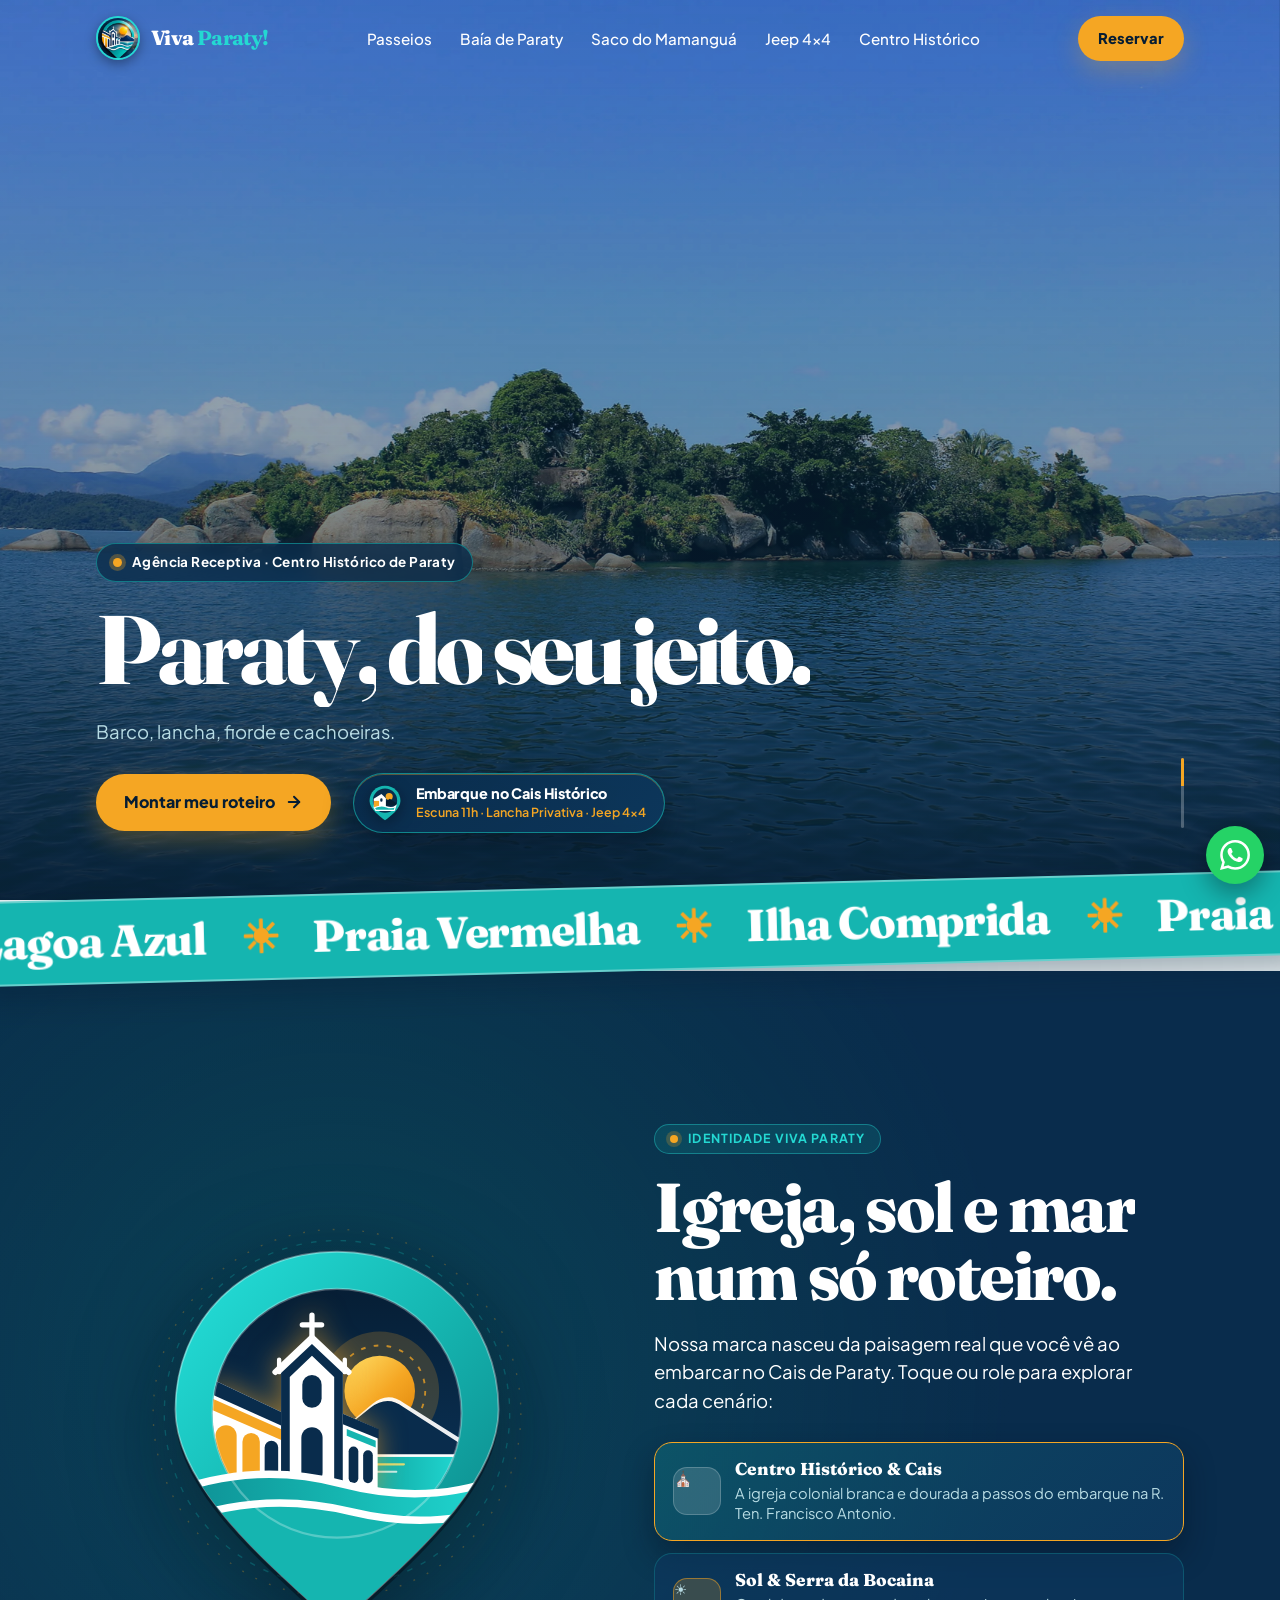
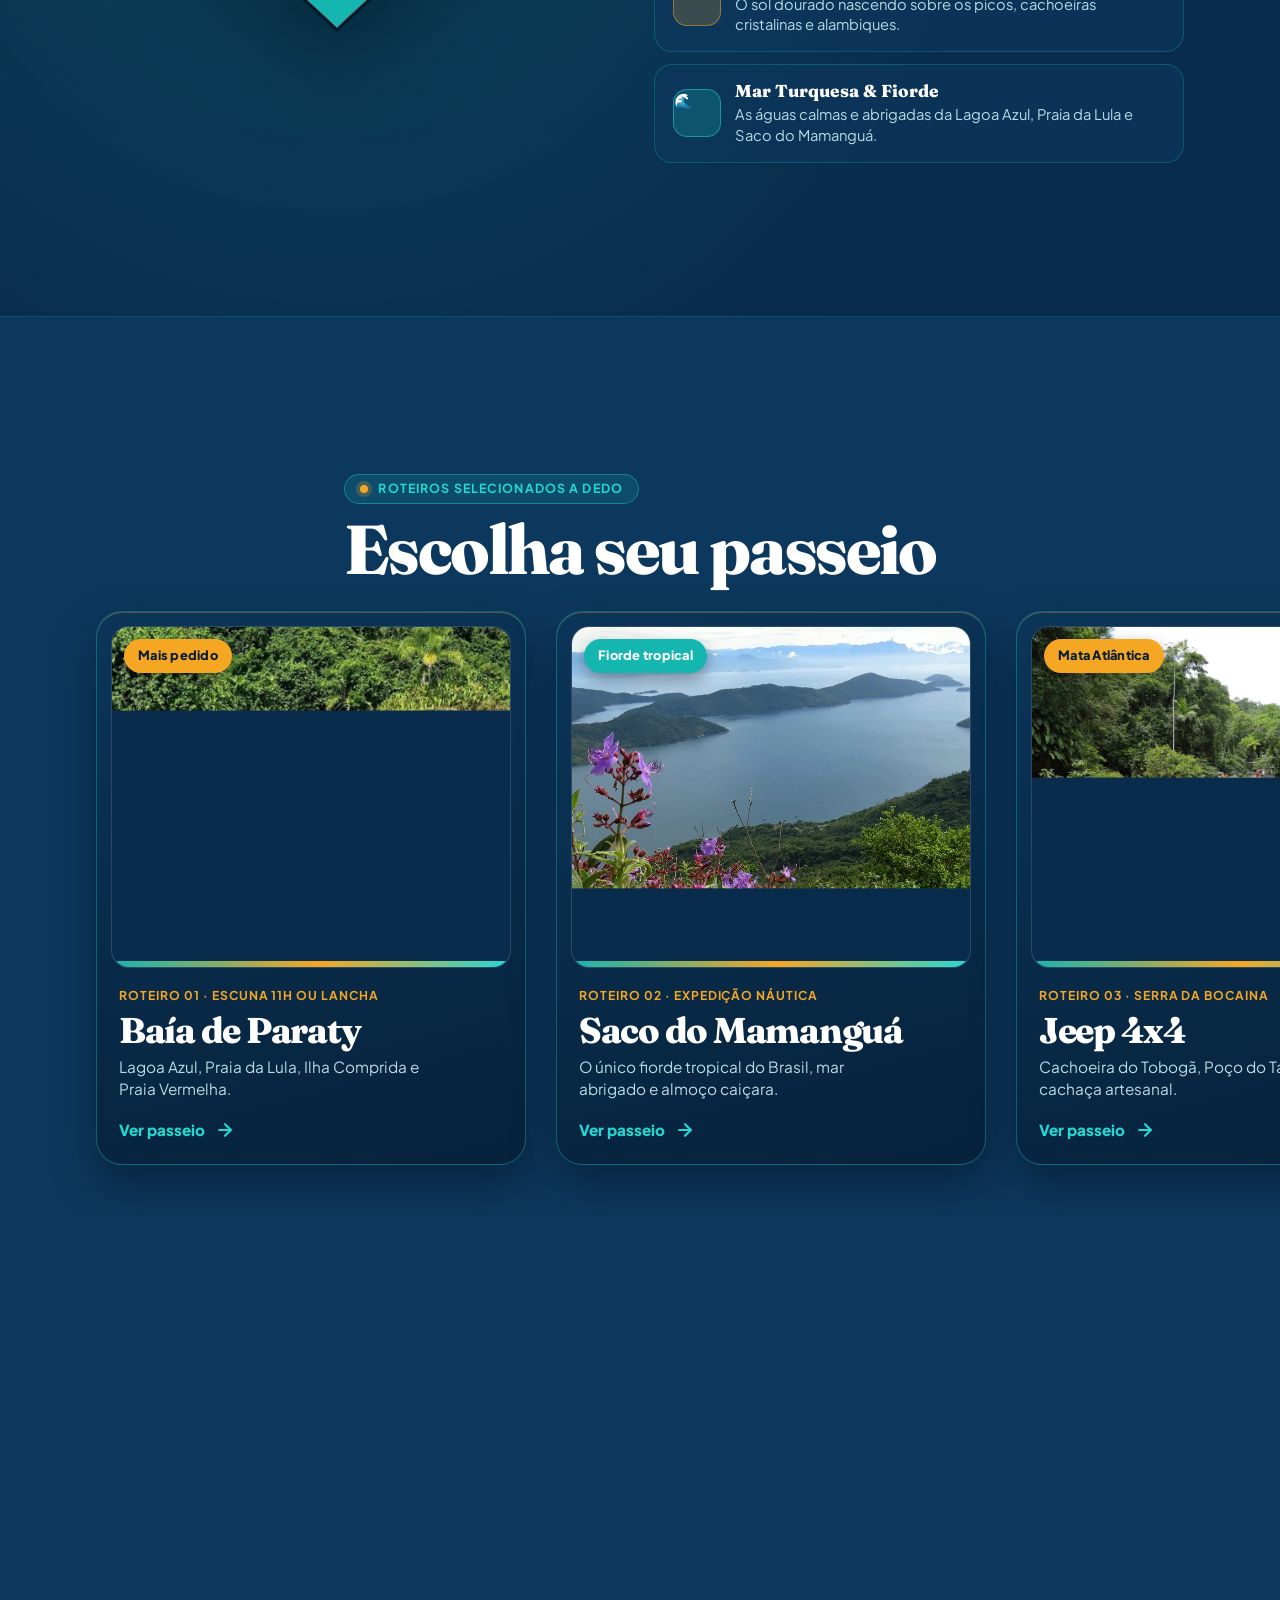
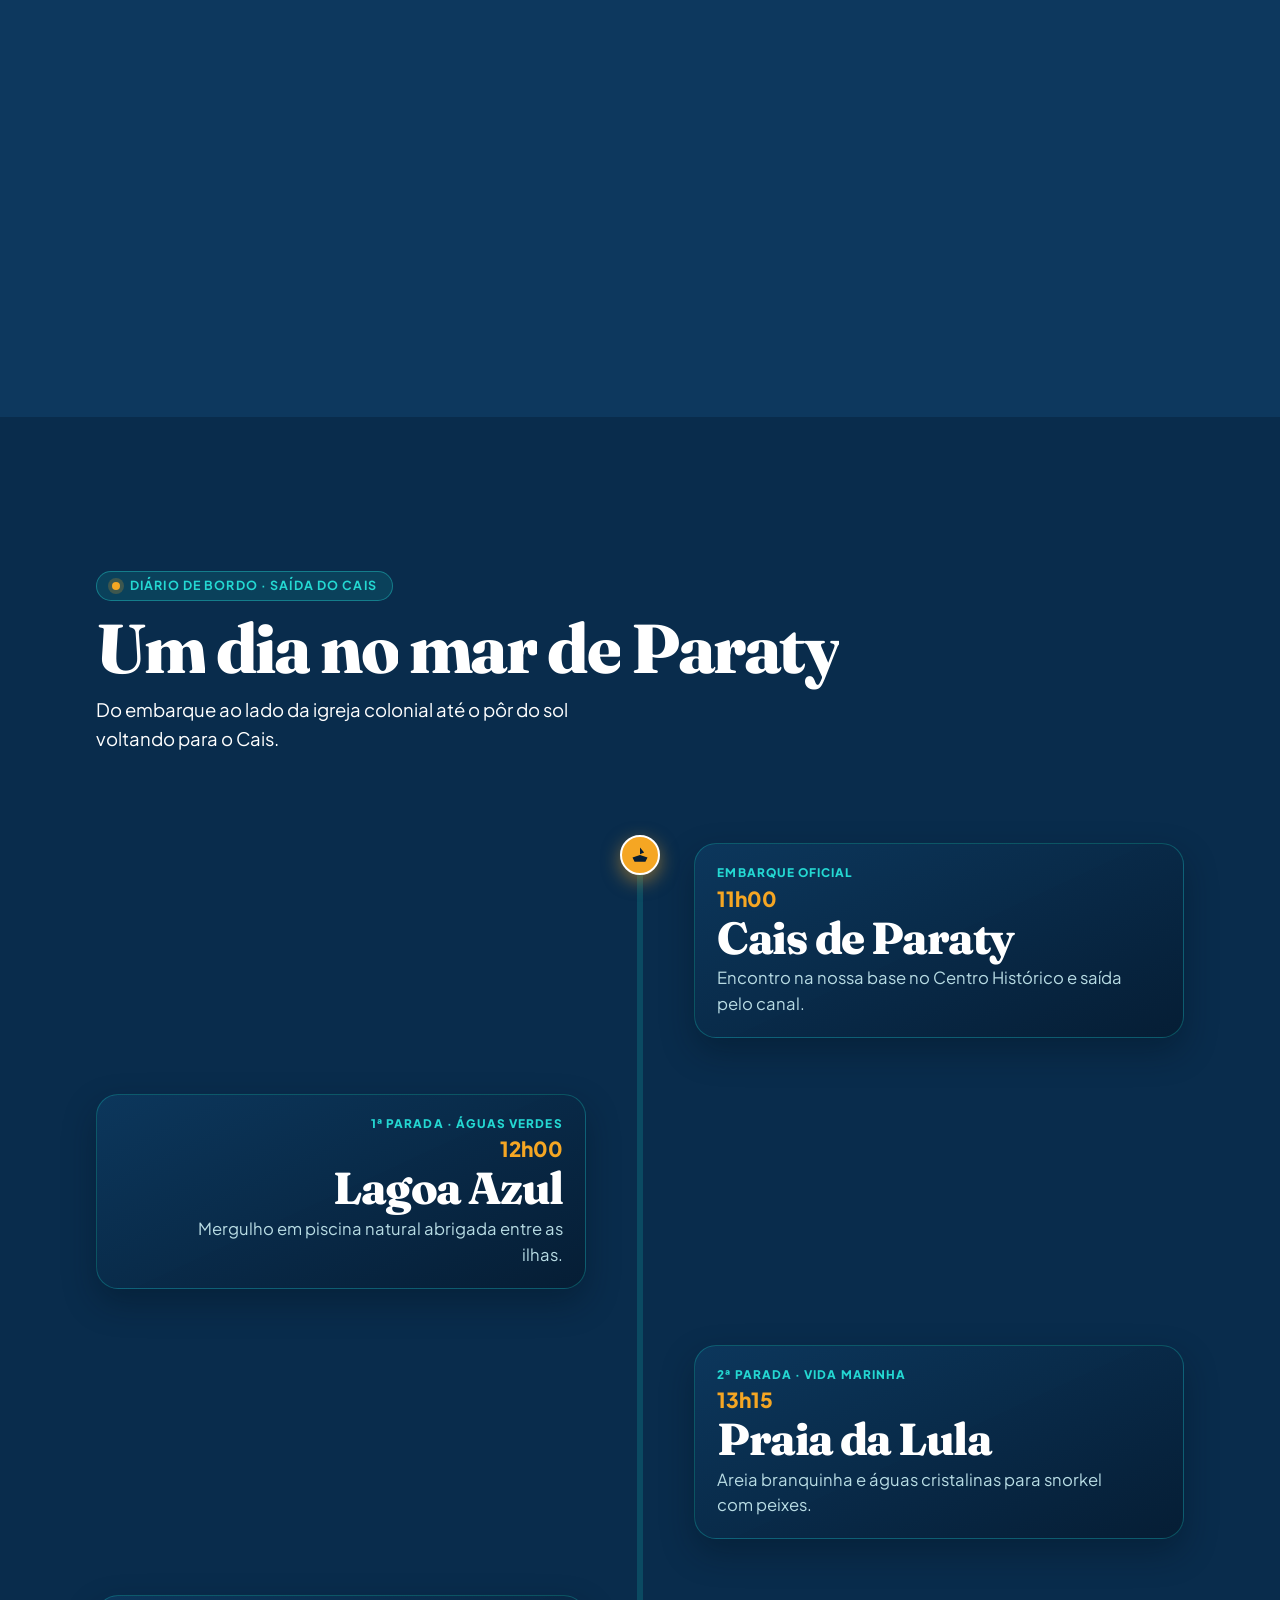
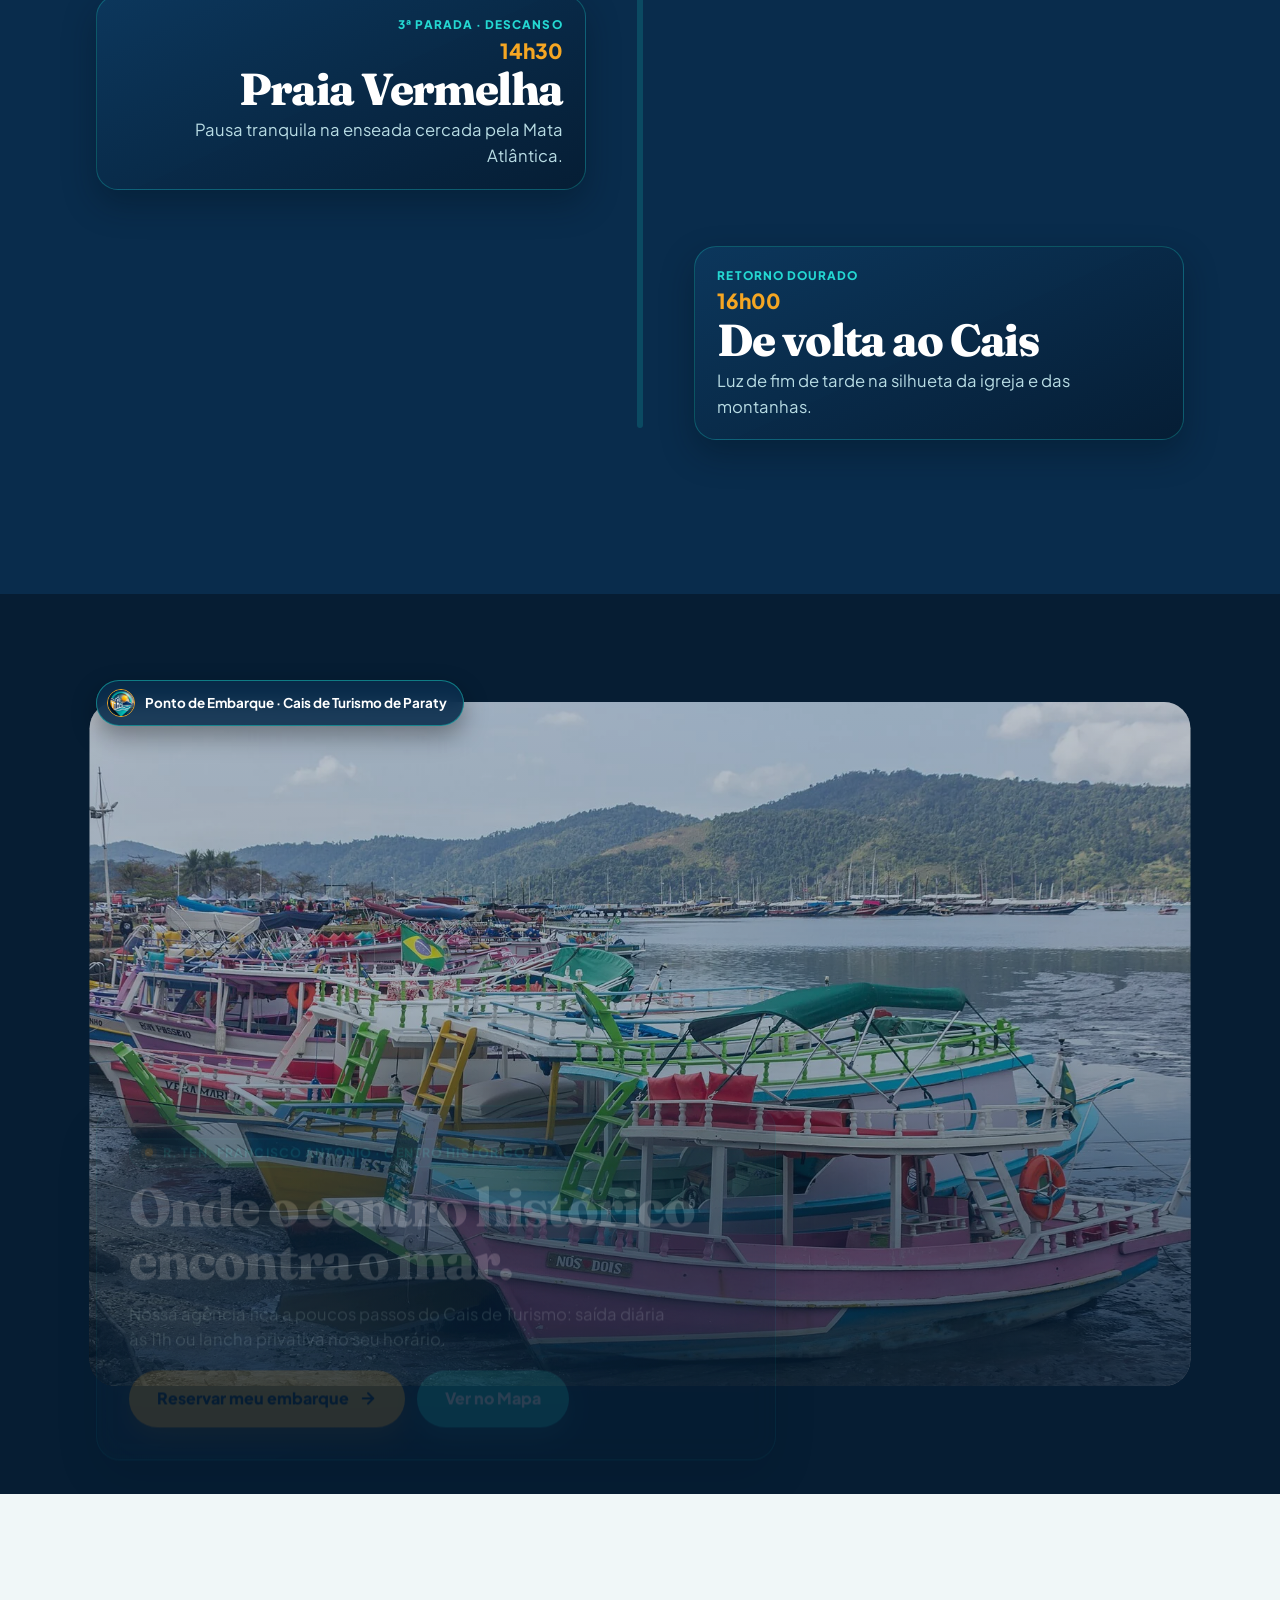
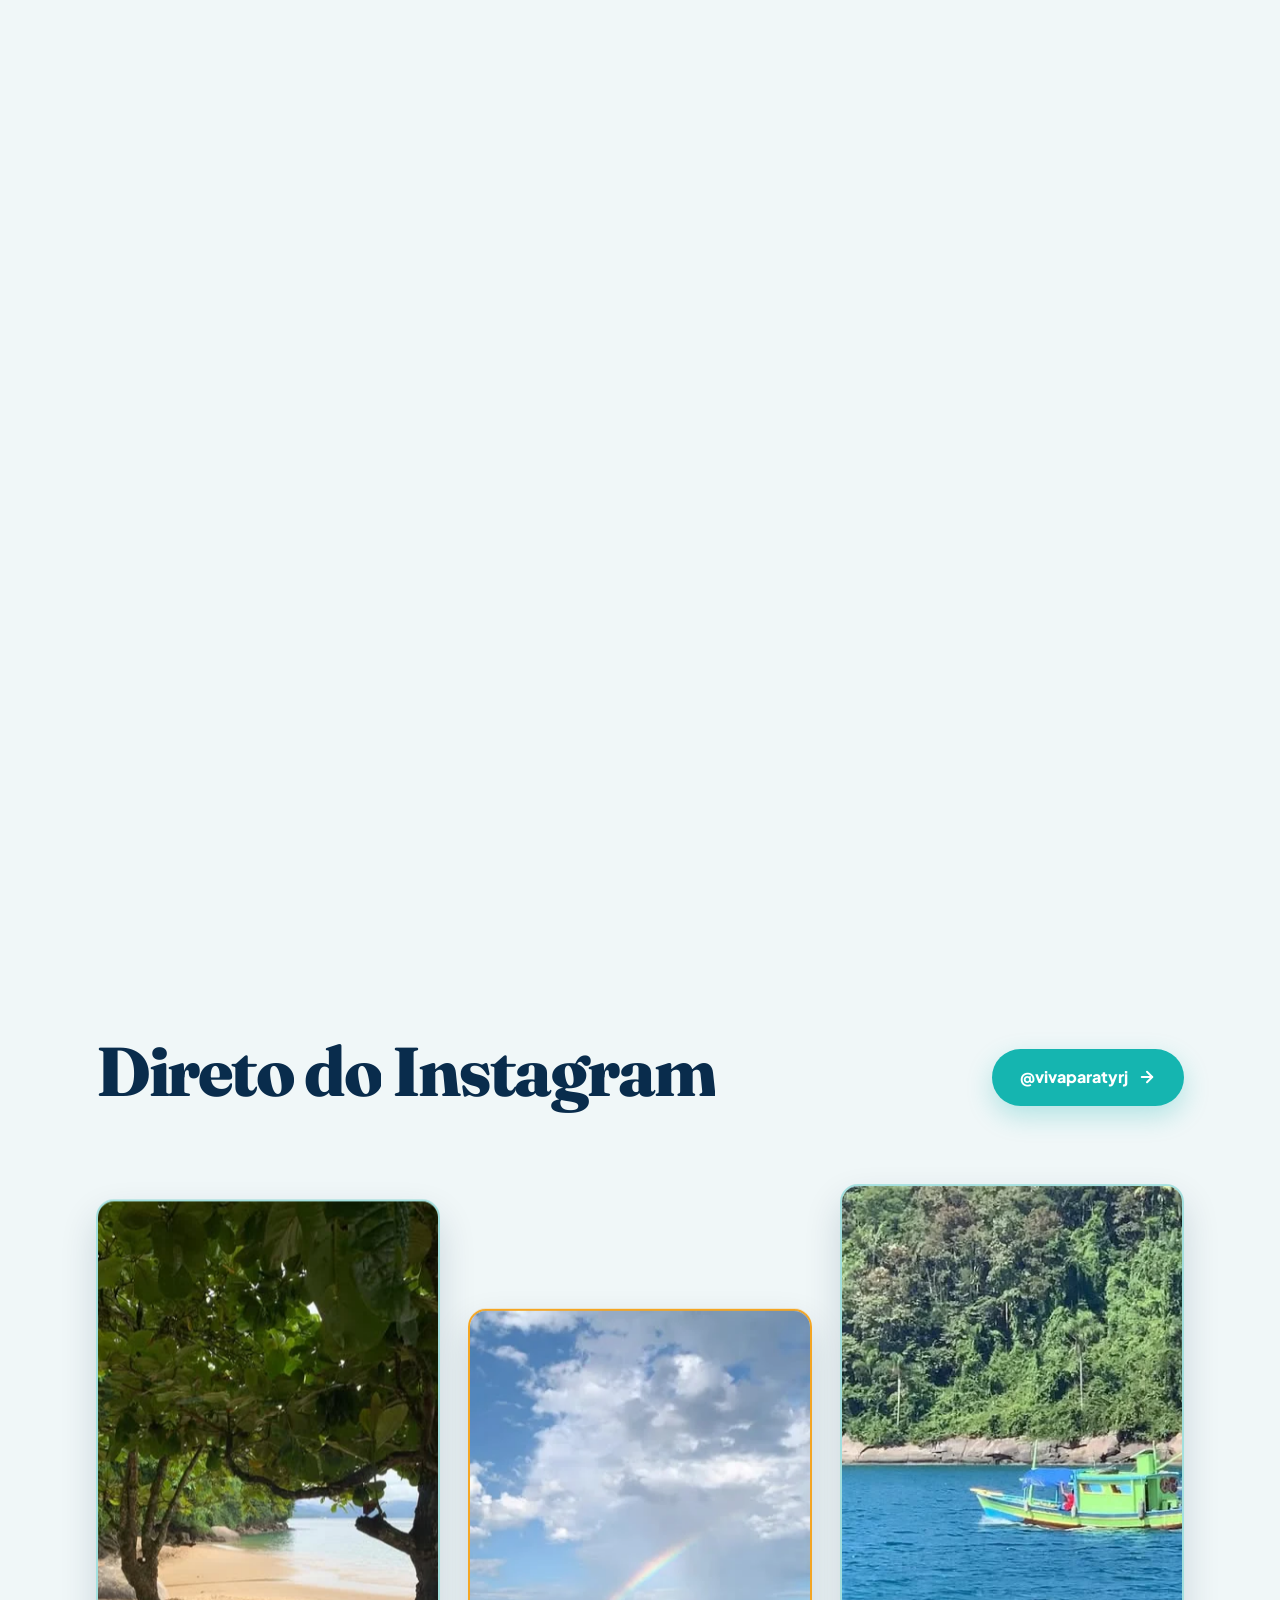
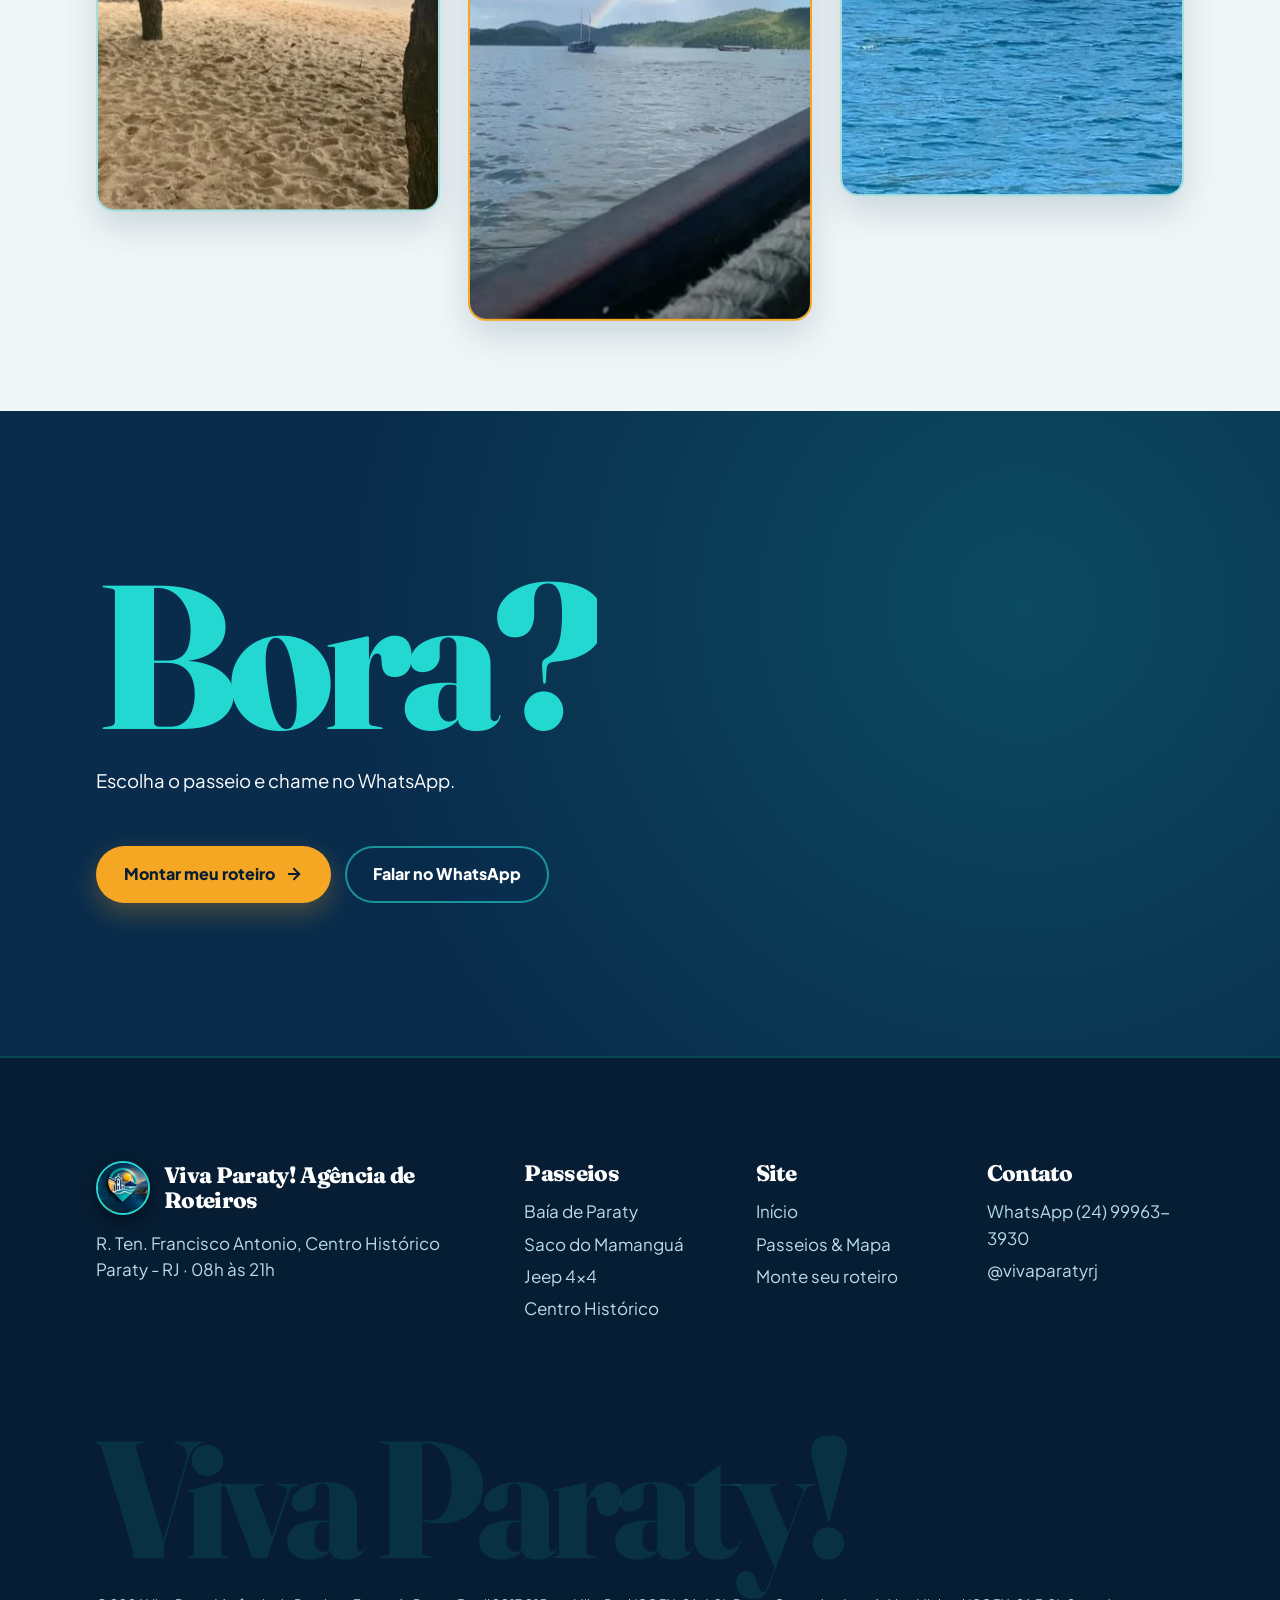
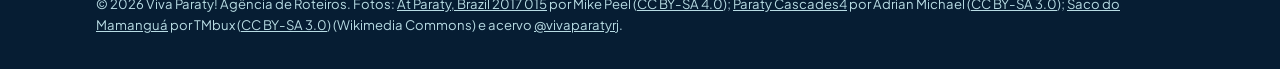
<file: index.html>
<!DOCTYPE html>
<html lang="pt-BR">
<head>
<meta charset="UTF-8"><meta name="viewport" content="width=device-width,initial-scale=1,viewport-fit=cover">
<meta name="theme-color" content="#092C4C">
<title>Viva Paraty! Passeios de barco, lancha e jeep em Paraty, RJ</title>
<meta name="description" content="Agência de roteiros em Paraty, RJ: lancha privativa e escuna às 11h na Baía, Saco do Mamanguá, Jeep 4x4 Cachoeiras & Alambiques e Centro Histórico.">
<meta name="robots" content="index, follow, max-image-preview:large">
<link rel="canonical" href="https://viva-paraty.vercel.app/">
<meta name="geo.region" content="BR-RJ"><meta name="geo.placename" content="Paraty - RJ"><meta name="geo.position" content="-23.2182665;-44.7140914">
<meta property="og:type" content="website"><meta property="og:locale" content="pt_BR"><meta property="og:site_name" content="Viva Paraty! Agência de Roteiros">
<meta property="og:title" content="Viva Paraty! Passeios de barco, lancha e jeep em Paraty, RJ"><meta property="og:description" content="Agência de roteiros em Paraty, RJ: lancha privativa e escuna às 11h na Baía, Saco do Mamanguá, Jeep 4x4 Cachoeiras & Alambiques e Centro Histórico."><meta property="og:url" content="https://viva-paraty.vercel.app/">
<meta property="og:image" content="https://viva-paraty.vercel.app/img/og-viva-paraty.jpg"><meta property="og:image:width" content="1200"><meta property="og:image:height" content="630">
<meta name="twitter:card" content="summary_large_image">
<link rel="icon" type="image/svg+xml" href="img/favicon.svg"><link rel="apple-touch-icon" href="img/apple-touch-icon.png"><link rel="manifest" href="site.webmanifest">
<link rel="preload" as="image" href="img/hero-baia-paraty-m.webp" media="(max-width:768px)" fetchpriority="high"><link rel="preload" as="image" href="img/hero-baia-paraty-4k.webp" media="(min-width:769px)" fetchpriority="high">
<link rel="preconnect" href="https://fonts.googleapis.com"><link rel="preconnect" href="https://fonts.gstatic.com" crossorigin>
<link href="https://fonts.googleapis.com/css2?family=Fraunces:opsz,wght@9..144,600;9..144,800&family=Plus+Jakarta+Sans:wght@400;500;700&display=swap" rel="stylesheet">
<script>document.documentElement.classList.add('js')</script>
<link rel="stylesheet" href="css/site.css">
<script type="application/ld+json">
  {
    "@context": "https://schema.org",
    "@graph": [
      {
        "@type": ["TravelAgency", "LocalBusiness"],
        "@id": "https://viva-paraty.vercel.app/#agency",
        "name": "Viva Paraty! — Agência de Roteiros",
        "alternateName": ["Agência Viva Paraty", "Viva Paraty RJ"],
        "description": "Agência receptiva de turismo em Paraty - RJ com dicas e roteiros selecionados a dedo: passeios de lancha privativa e escuna pela Baía de Paraty (Lagoa Azul, Praia Vermelha, Ilha Comprida, Praia da Lula), Saco do Mamanguá (Fiorde Tropical), Jeep Tour Cachoeiras & Alambiques e Centro Histórico.",
        "url": "https://viva-paraty.vercel.app/",
        "telephone": "+55-24-99963-3930",
        "image": [
          "https://viva-paraty.vercel.app/img/og-viva-paraty.jpg",
          "https://viva-paraty.vercel.app/img/hero-baia-paraty-4k.jpg",
          "https://viva-paraty.vercel.app/img/roteiro-saco-do-mamangua.jpg"
        ],
        "logo": "https://viva-paraty.vercel.app/img/logo-viva-paraty-oficial.webp",
        "address": {
          "@type": "PostalAddress",
          "streetAddress": "R. Ten. Francisco Antonio - Centro Histórico",
          "addressLocality": "Paraty",
          "addressRegion": "RJ",
          "postalCode": "23970-000",
          "addressCountry": "BR"
        },
        "geo": {
          "@type": "GeoCoordinates",
          "latitude": -23.2182665,
          "longitude": -44.7140914
        },
        "hasMap": "https://www.google.com/maps/search/?api=1&query=-23.2182665,-44.7140914&query_place_id=ChIJFwX-hSRtnQARQyeLQd-CUfY",
        "sameAs": [
          "https://www.instagram.com/vivaparatyrj/",
          "https://wa.me/5524999633930"
        ],
        "areaServed": {
          "@type": "City",
          "name": "Paraty",
          "containedInPlace": {
            "@type": "State",
            "name": "Rio de Janeiro"
          }
        },
        "openingHoursSpecification": [
          {
            "@type": "OpeningHoursSpecification",
            "dayOfWeek": ["Monday", "Tuesday", "Wednesday", "Thursday", "Friday", "Saturday", "Sunday"],
            "opens": "08:00",
            "closes": "21:00"
          }
        ],
        "contactPoint": {
          "@type": "ContactPoint",
          "telephone": "+55-24-99963-3930",
          "contactType": "reservations",
          "availableLanguage": ["Portuguese", "English", "Spanish"]
        }
      },
      {
        "@type": "ItemList",
        "@id": "https://viva-paraty.vercel.app/#roteiros",
        "name": "Roteiros Selecionados a Dedo em Paraty",
        "itemListElement": [
          {
            "@type": "ListItem",
            "position": 1,
            "item": {
              "@type": "TouristTrip",
              "name": "Baía de Paraty: Ilhas, Lagoa Azul & Praia Vermelha (Lancha ou Escuna)",
              "description": "Passeio náutico pelas águas verde-esmeralda da Baía de Paraty com paradas na Lagoa Azul, Praia Vermelha, Ilha Comprida e Praia da Lula. Opção de roteiro diário às 11h ou lancha privativa.",
              "touristType": ["Casais", "Famílias", "Grupos de Amigos"],
              "provider": { "@id": "https://viva-paraty.vercel.app/#agency" }
            }
          },
          {
            "@type": "ListItem",
            "position": 2,
            "item": {
              "@type": "TouristTrip",
              "name": "Saco do Mamanguá — 1 Dia no Único Fiorde Tropical do Brasil",
              "description": "Expedição de 1 dia pelo Saco do Mamanguá, braço de mar de 8 km cercado pela Mata Atlântica preservada, 33 praias calmas, Praia do Cruzeiro e trilha opcional ao Pico do Pão de Açúcar.",
              "touristType": ["Aventureiros", "Casais", "Amantes da Natureza"],
              "provider": { "@id": "https://viva-paraty.vercel.app/#agency" }
            }
          },
          {
            "@type": "ListItem",
            "position": 3,
            "item": {
              "@type": "TouristTrip",
              "name": "Jeep Tour 4x4: Cachoeiras da Serra da Bocaina & Alambiques",
              "description": "Roteiro terrestre por cachoeiras de águas cristalinas (Tobogã, Poço do Tarzan e Pedra Branca) combinado com degustação de cachaças artesanais premiadas nos alambiques tradicionais de Paraty.",
              "touristType": ["Famílias", "Casais", "Grupos"],
              "provider": { "@id": "https://viva-paraty.vercel.app/#agency" }
            }
          },
          {
            "@type": "ListItem",
            "position": 4,
            "item": {
              "@type": "TouristTrip",
              "name": "Centro Histórico Colonial & Roteiro Combinado Sob Medida",
              "description": "Imersão pelas ruas de pedra pé-de-moleque do século XVIII (Patrimônio Mundial UNESCO) e curadoria personalizada combinando mar, fiorde e cachoeiras durante a sua estadia.",
              "touristType": ["Cultura", "Famílias", "Casais"],
              "provider": { "@id": "https://viva-paraty.vercel.app/#agency" }
            }
          }
        ]
      },
      {
        "@type": "FAQPage",
        "@id": "https://viva-paraty.vercel.app/#faq",
        "mainEntity": [
          {
            "@type": "Question",
            "name": "Onde é o embarque?",
            "acceptedAnswer": {
              "@type": "Answer",
              "text": "Nosso ponto de apoio fica na R. Ten. Francisco Antonio, no Centro Histórico de Paraty, a poucos passos do Cais de Turismo, de onde partem os passeios diários de escuna (saída às 11h00) e as lanchas privativas."
            }
          },
          {
            "@type": "Question",
            "name": "Como é o Mamanguá?",
            "acceptedAnswer": {
              "@type": "Answer",
              "text": "O Saco do Mamanguá é o único fiorde tropical do Brasil, com 8 km de águas abrigadas entre montanhas de Mata Atlântica. Organizamos o roteiro de 1 dia com travessia náutica, paradas para banho em praias de água cristalina e opção de subida guiada ao Mirante do Pico do Pão de Açúcar."
            }
          },
          {
            "@type": "Question",
            "name": "Qual a diferença entre passeio compartilhado e lancha privativa?",
            "acceptedAnswer": {
              "@type": "Answer",
              "text": "No roteiro diário compartilhado (saída às 11h00), você navega com ótimo custo-benefício visitando praias como Praia Vermelha, Lagoa Azul e Praia da Lula. Na lancha privativa, o barco é exclusivo da sua família ou turma, com horário flexível e escolha livre do tempo em cada ilha."
            }
          },
          {
            "@type": "Question",
            "name": "Como faço para montar meu roteiro e reservar com a Viva Paraty?",
            "acceptedAnswer": {
              "@type": "Answer",
              "text": "Basta selecionar os passeios desejados no planejador desta página, indicar se prefere formato privativo ou compartilhado, informar o número de pessoas e enviar direto para nosso WhatsApp oficial (24) 99963-3930."
            }
          }
        ]
      }
    ]
  }
  </script>
</head><body>
<div class="curtain" aria-hidden="true"><img src="img/logo-pin-viva-paraty.webp" alt="" width="88" height="88"></div>
<header class="hdr" id="hdr">
  <a href="index.html" class="brand" aria-label="Viva Paraty! início"><img src="img/logo-pin-viva-paraty.webp" alt="Logo Viva Paraty!" width="44" height="44"><span>Viva <b>Paraty!</b></span></a>
  <nav class="links" aria-label="Principal"><a href="roteiros.html">Passeios</a><a href="baia-de-paraty.html">Baía de Paraty</a><a href="saco-do-mamangua.html">Saco do Mamanguá</a><a href="jeep-cachoeiras.html">Jeep 4x4</a><a href="centro-historico.html">Centro Histórico</a></nav>
  <a href="monte-seu-roteiro.html" class="btn hcta">Reservar</a>
  <button class="burger" aria-label="Abrir menu" aria-expanded="false"><i></i><i></i><i></i></button>
</header>
<nav class="menu" aria-label="Menu"><a href="index.html" style="--i:0">Início</a><a href="roteiros.html" style="--i:1">Passeios & Mapa</a><a href="baia-de-paraty.html" style="--i:2">Baía de Paraty</a><a href="saco-do-mamangua.html" style="--i:3">Saco do Mamanguá</a><a href="jeep-cachoeiras.html" style="--i:4">Jeep 4x4</a><a href="centro-historico.html" style="--i:5">Centro Histórico</a><a href="monte-seu-roteiro.html" style="--i:6">Monte seu roteiro</a></nav>
<main id="topo"><section class="hero"><div class="hero-media"><picture><source media="(max-width:768px)" srcset="img/hero-baia-paraty-m.webp" type="image/webp"><source media="(min-width:769px)" srcset="img/hero-baia-paraty-4k.webp" type="image/webp"><img src="img/hero-baia-paraty-4k.jpg" alt="Ilhas e águas esmeralda da Baía de Paraty" width="3840" height="2560" fetchpriority="high"></picture></div>
  <div class="hero-body"><div class="hero-badge" data-r style="--i:2"><span class="hb-dot" aria-hidden="true"></span><span>Agência Receptiva · Centro Histórico de Paraty</span></div><h1 class="h-xl" data-split>Paraty, do seu jeito.</h1>
    <p class="lead" data-r style="--i:6">Barco, lancha, fiorde e cachoeiras.</p>
    <div class="hero-row" data-r style="--i:7"><a class="btn" href="monte-seu-roteiro.html">Montar meu roteiro <svg viewBox="0 0 24 24" fill="none" stroke="currentColor" stroke-width="2.6" stroke-linecap="round" stroke-linejoin="round" aria-hidden="true"><line x1="5" y1="12" x2="19" y2="12"/><polyline points="12 5 19 12 12 19"/></svg></a><div class="brand-seal" role="note" aria-label="Identidade Viva Paraty: Cais Histórico, Sol da Serra e Mar Turquesa"><svg class="seal-pin" viewBox="0 0 64 64" aria-hidden="true"><path d="M32 3C17 3 6 14.2 6 28.5 6 41.8 23.2 54.6 32 61c8.8-6.4 26-19.2 26-32.5C58 14.2 47 3 32 3z" fill="#15B5B0"/><circle cx="32" cy="28" r="20.5" fill="#092C4C"/><circle cx="39" cy="21" r="6" fill="#F5A623"/><path d="M29 33l11-8 11 7v4H29z" fill="#061D33"/><path d="M13 25l13-8 7.5 7V40H13z" fill="#FFFFFF"/><rect x="13.5" y="28.5" width="8.5" height="10.5" fill="#F5A623"/><rect x="24" y="24" width="3.8" height="6" rx="1.9" fill="#092C4C"/><path d="M14 40q11-5 20.5-1.5T50 37l-2.5 7.5h-31z" fill="#15B5B0" stroke="#FFFFFF" stroke-width="2"/></svg><div class="seal-txt"><strong>Embarque no Cais Histórico</strong><span>Escuna 11h · Lancha Privativa · Jeep 4x4</span></div></div></div></div>
  <span class="scrollhint" aria-hidden="true"></span></section><div class="marq" aria-hidden="true"><div class="marq-t"><span>Lagoa Azul</span><span>Praia Vermelha</span><span>Ilha Comprida</span><span>Praia da Lula</span><span>Saco do Mamanguá</span><span>Poço do Tarzan</span><span>Pedra Branca</span><span>Centro Histórico</span><span>Lagoa Azul</span><span>Praia Vermelha</span><span>Ilha Comprida</span><span>Praia da Lula</span><span>Saco do Mamanguá</span><span>Poço do Tarzan</span><span>Pedra Branca</span><span>Centro Histórico</span><span>Lagoa Azul</span><span>Praia Vermelha</span><span>Ilha Comprida</span><span>Praia da Lula</span><span>Saco do Mamanguá</span><span>Poço do Tarzan</span><span>Pedra Branca</span><span>Centro Histórico</span><span>Lagoa Azul</span><span>Praia Vermelha</span><span>Ilha Comprida</span><span>Praia da Lula</span><span>Saco do Mamanguá</span><span>Poço do Tarzan</span><span>Pedra Branca</span><span>Centro Histórico</span></div></div><section class="sec dark viva-scene" id="identidade" aria-label="A marca Viva Paraty em movimento"><div class="wrap viva-grid">
  <div class="viva-stage" data-r="zoom">
    <div class="viva-aura" aria-hidden="true"></div>
    <svg class="viva-logo-svg" viewBox="0 0 420 450" role="img" aria-label="Animação da logo oficial Viva Paraty: pin turquesa, igreja colonial branca e dourada, sol nascendo atrás do morro azul-marinho e ondas turquesas da baía">
      <defs>
        <linearGradient id="vpPinGrad" x1="0%" y1="0%" x2="100%" y2="100%">
          <stop offset="0%" stop-color="#25E2DC"/>
          <stop offset="50%" stop-color="#15B5B0"/>
          <stop offset="100%" stop-color="#0A7E82"/>
        </linearGradient>
        <linearGradient id="vpSkyGrad" x1="0%" y1="0%" x2="0%" y2="100%">
          <stop offset="0%" stop-color="#061D33"/>
          <stop offset="55%" stop-color="#092C4C"/>
          <stop offset="100%" stop-color="#175B7D"/>
        </linearGradient>
        <linearGradient id="vpSunGrad" x1="0%" y1="0%" x2="100%" y2="100%">
          <stop offset="0%" stop-color="#FFE169"/>
          <stop offset="55%" stop-color="#F5A623"/>
          <stop offset="100%" stop-color="#E0860B"/>
        </linearGradient>
        <linearGradient id="vpSeaGrad" x1="0%" y1="0%" x2="100%" y2="0%">
          <stop offset="0%" stop-color="#0D8B91"/>
          <stop offset="50%" stop-color="#15B5B0"/>
          <stop offset="100%" stop-color="#22DBD5"/>
        </linearGradient>
        <clipPath id="vpWindowClip">
          <circle cx="210" cy="192" r="134"/>
        </clipPath>
        <clipPath id="vpPinClip">
          <path d="M210 18 C110 18 36 92 36 188 C36 276 150 364 210 422 C270 364 384 276 384 188 C384 92 310 18 210 18 Z"/>
        </clipPath>
      </defs>

      <!-- Outer Nautical Compass Ring -->
      <circle class="vp-orbit" cx="210" cy="192" r="186" fill="none" stroke="rgba(21,181,176,0.28)" stroke-width="1.5" stroke-dasharray="6 10"/>
      <circle class="vp-orbit vp-orbit-gold" cx="210" cy="192" r="198" fill="none" stroke="rgba(245,166,35,0.26)" stroke-width="1.5" stroke-dasharray="2 14"/>

      <!-- Main Turquoise Map Pin Body (#15B5B0) -->
      <path class="vp-pin-shadow" d="M210 24 C110 24 36 98 36 194 C36 282 150 370 210 428 C270 370 384 282 384 194 C384 98 310 24 210 24 Z" fill="rgba(4,15,26,0.55)"/>
      <path class="vp-pin-body" d="M210 18 C110 18 36 92 36 188 C36 276 150 364 210 422 C270 364 384 276 384 188 C384 92 310 18 210 18 Z" fill="url(#vpPinGrad)" stroke="rgba(255,255,255,0.35)" stroke-width="2"/>

      <!-- Inner Circular Window (#092C4C) -->
      <g clip-path="url(#vpWindowClip)">
        <rect x="60" y="45" width="300" height="300" fill="url(#vpSkyGrad)"/>

        <!-- Rising Golden Sun (#F5A623) -->
        <g class="vp-layer vp-sun-group" data-svg-layer="sol">
          <circle class="vp-sun-halo" cx="256" cy="142" r="64" fill="rgba(245,166,35,0.2)"/>
          <circle class="vp-sun-rays" cx="256" cy="142" r="49" fill="none" stroke="#F5A623" stroke-width="2" stroke-dasharray="5 9" opacity="0.75"/>
          <circle class="vp-sun-core" cx="256" cy="142" r="38" fill="url(#vpSunGrad)"/>
        </g>

        <!-- Serra da Bocaina / Pico do Pão de Açúcar Mountain (#092C4C) -->
        <g class="vp-layer vp-mountain-group" data-svg-layer="sol">
          <path d="M188 232 L248 182 Q265 168 282 181 L354 226 L354 252 L188 252 Z" fill="#FFFFFF" opacity="0.92"/>
          <path d="M184 236 L246 186 Q264 172 281 185 L354 232 L354 260 L184 260 Z" fill="#092C4C"/>
          <path d="M206 238 L344 238" stroke="#FFFFFF" stroke-width="3.5" stroke-linecap="round"/>
          <!-- Shimmering Bay Water Reflection under the sun -->
          <rect x="200" y="239" width="150" height="45" fill="url(#vpSeaGrad)"/>
          <line x1="238" y1="247" x2="282" y2="247" stroke="#FFE169" stroke-width="2.5" stroke-linecap="round" opacity="0.85"/>
          <line x1="246" y1="255" x2="274" y2="255" stroke="#FFFFFF" stroke-width="2" stroke-linecap="round" opacity="0.75"/>
        </g>

        <!-- Paraty Colonial Church Left (#FFFFFF, #092C4C, #F5A623) -->
        <g class="vp-layer vp-church-group" data-svg-layer="igreja">
          <!-- Side Colonial Roof & Wall -->
          <path d="M72 152 L148 188 L148 282 L72 282 Z" fill="#FFFFFF"/>
          <path d="M72 152 L148 188 L148 202 L72 168 Z" fill="#092C4C"/>
          <path d="M72 172 L146 205 L146 216 L72 184 Z" fill="#F5A623"/>
          <!-- Golden Colonial Arches Left -->
          <rect x="76" y="200" width="22" height="72" rx="11" fill="#F5A623"/>
          <rect x="104" y="208" width="18" height="64" rx="9" fill="#F5A623"/>
          <rect x="127" y="216" width="14" height="56" rx="7" fill="#092C4C"/>

          <!-- Main Bell Tower / Facade -->
          <path d="M144 142 L176 112 L208 142 L208 278 L144 278 Z" fill="#FFFFFF"/>
          <path d="M138 145 L176 109 L214 145" fill="none" stroke="#FFFFFF" stroke-width="6" stroke-linecap="round" stroke-linejoin="round"/>
          <path d="M144 146 L176 116 L208 146 L208 278 L199 278 L199 150 L176 128 L153 150 L153 278 L144 278 Z" fill="#092C4C"/>
          <!-- Cross on top -->
          <path d="M176 86 L176 112 M166 96 L186 96" stroke="#FFFFFF" stroke-width="5.5" stroke-linecap="round"/>
          <!-- Colonial Pinnacles -->
          <path d="M142 132 L142 145 M210 132 L210 145" stroke="#FFFFFF" stroke-width="4.5" stroke-linecap="round"/>
          <!-- Bell Tower Arches -->
          <rect x="166" y="148" width="20" height="34" rx="10" fill="#092C4C"/>
          <rect x="165" y="202" width="22" height="58" rx="11" fill="#092C4C"/>

          <!-- Right Nave Wing -->
          <path d="M208 188 L244 204 L244 272 L208 272 Z" fill="#FFFFFF"/>
          <path d="M208 188 L245 204 L245 214 L208 199 Z" fill="#092C4C"/>
          <path d="M212 204 L242 216 L242 223 L212 211 Z" fill="#15B5B0"/>
          <rect x="214" y="222" width="10" height="38" rx="5" fill="#092C4C"/>
          <rect x="229" y="226" width="10" height="34" rx="5" fill="#092C4C"/>
        </g>
      </g>

      <!-- Animated Turquoise & Colonial White Waves Flowing Across the Pin -->
      <g class="vp-layer vp-waves-group" clip-path="url(#vpPinClip)" data-svg-layer="mar">
        <path class="vp-wave vp-wave-1" d="M 20 282 Q 115 242 215 268 T 400 256 L 400 430 L 20 430 Z" fill="url(#vpSeaGrad)" stroke="#FFFFFF" stroke-width="8" stroke-linecap="round"/>
        <path class="vp-wave vp-wave-2" d="M 30 312 Q 125 274 225 298 T 405 284 L 405 435 L 30 435 Z" fill="#15B5B0" stroke="#FFFFFF" stroke-width="8" stroke-linecap="round"/>
      </g>

      <!-- Subtle Inner Rim Highlight -->
      <circle cx="210" cy="192" r="134" fill="none" stroke="rgba(255,255,255,0.28)" stroke-width="2.5"/>
    </svg>
  </div>

  <div class="viva-copy">
    <span class="eyebrow" data-r><i class="eyebrow-dot"></i> Identidade Viva Paraty</span>
    <h2 class="h-l" data-split>Igreja, sol e mar num só roteiro.</h2>
    <p class="lead" data-r>Nossa marca nasceu da paisagem real que você vê ao embarcar no Cais de Paraty. Toque ou role para explorar cada cenário:</p>
    <div class="viva-pillars" role="list">
      <button type="button" class="viva-pillar active" data-pillar="igreja" data-r style="--i:1">
        <span class="vp-icon vp-icon-white" aria-hidden="true">⛪</span>
        <div>
          <strong>Centro Histórico &amp; Cais</strong>
          <span>A igreja colonial branca e dourada a passos do embarque na R. Ten. Francisco Antonio.</span>
        </div>
      </button>
      <button type="button" class="viva-pillar" data-pillar="sol" data-r style="--i:2">
        <span class="vp-icon vp-icon-gold" aria-hidden="true">☀️</span>
        <div>
          <strong>Sol &amp; Serra da Bocaina</strong>
          <span>O sol dourado nascendo sobre os picos, cachoeiras cristalinas e alambiques.</span>
        </div>
      </button>
      <button type="button" class="viva-pillar" data-pillar="mar" data-r style="--i:3">
        <span class="vp-icon vp-icon-teal" aria-hidden="true">🌊</span>
        <div>
          <strong>Mar Turquesa &amp; Fiorde</strong>
          <span>As águas calmas e abrigadas da Lagoa Azul, Praia da Lula e Saco do Mamanguá.</span>
        </div>
      </button>
    </div>
  </div>
</div></section><section class="hs dark2" id="passeios"><div class="hs-stick"><div class="wrap hs-head"><span class="eyebrow"><i class="eyebrow-dot"></i> Roteiros Selecionados a Dedo</span><h2 class="h-l" data-split>Escolha seu passeio</h2><p class="hs-hint">Deslize os cartões →</p></div>
  <div class="hs-track"><a class="panel" href="baia-de-paraty.html"><div class="ph"><picture><source media="(max-width:768px)" srcset="img/roteiro-lagoa-azul-ilhas-m.webp" type="image/webp"><source media="(min-width:769px)" srcset="img/roteiro-lagoa-azul-ilhas.webp" type="image/webp"><img src="img/roteiro-lagoa-azul-ilhas.jpg" alt="Águas verde-esmeralda da Lagoa Azul e Praia da Lula na Baía de Paraty" loading="lazy" decoding="async"></picture><span class="tag">Mais pedido</span><span class="ph-wave" aria-hidden="true"></span></div>
      <div class="panel-body"><span class="panel-kicker">Roteiro 01 · Escuna 11h ou Lancha</span><h3>Baía de Paraty</h3><p>Lagoa Azul, Praia da Lula, Ilha Comprida e Praia Vermelha.</p><span class="go">Ver passeio <svg viewBox="0 0 24 24" fill="none" stroke="currentColor" stroke-width="2.6" stroke-linecap="round" stroke-linejoin="round" aria-hidden="true"><line x1="5" y1="12" x2="19" y2="12"/><polyline points="12 5 19 12 12 19"/></svg></span></div></a><a class="panel" href="saco-do-mamangua.html"><div class="ph"><picture><source media="(max-width:768px)" srcset="img/roteiro-saco-do-mamangua-m.webp" type="image/webp"><source media="(min-width:769px)" srcset="img/roteiro-saco-do-mamangua.webp" type="image/webp"><img src="img/roteiro-saco-do-mamangua.jpg" alt="Vista do Saco do Mamanguá, único fiorde tropical do Brasil" loading="lazy" decoding="async"></picture><span class="tag tag-teal">Fiorde tropical</span><span class="ph-wave" aria-hidden="true"></span></div>
      <div class="panel-body"><span class="panel-kicker">Roteiro 02 · Expedição Náutica</span><h3>Saco do Mamanguá</h3><p>O único fiorde tropical do Brasil, mar abrigado e almoço caiçara.</p><span class="go">Ver passeio <svg viewBox="0 0 24 24" fill="none" stroke="currentColor" stroke-width="2.6" stroke-linecap="round" stroke-linejoin="round" aria-hidden="true"><line x1="5" y1="12" x2="19" y2="12"/><polyline points="12 5 19 12 12 19"/></svg></span></div></a><a class="panel" href="jeep-cachoeiras.html"><div class="ph"><picture><source media="(max-width:768px)" srcset="img/roteiro-cachoeiras-alambiques-m.webp" type="image/webp"><source media="(min-width:769px)" srcset="img/roteiro-cachoeiras-alambiques.webp" type="image/webp"><img src="img/roteiro-cachoeiras-alambiques.jpg" alt="Cachoeira cercada pela Mata Atlântica na Serra da Bocaina" loading="lazy" decoding="async"></picture><span class="tag">Mata Atlântica</span><span class="ph-wave" aria-hidden="true"></span></div>
      <div class="panel-body"><span class="panel-kicker">Roteiro 03 · Serra da Bocaina</span><h3>Jeep 4x4</h3><p>Cachoeira do Tobogã, Poço do Tarzan e cachaça artesanal.</p><span class="go">Ver passeio <svg viewBox="0 0 24 24" fill="none" stroke="currentColor" stroke-width="2.6" stroke-linecap="round" stroke-linejoin="round" aria-hidden="true"><line x1="5" y1="12" x2="19" y2="12"/><polyline points="12 5 19 12 12 19"/></svg></span></div></a><a class="panel" href="centro-historico.html"><div class="ph"><picture><source media="(max-width:768px)" srcset="img/roteiro-centro-historico-m.webp" type="image/webp"><source media="(min-width:769px)" srcset="img/roteiro-centro-historico.webp" type="image/webp"><img src="img/roteiro-centro-historico.jpg" alt="Casario colonial com portas coloridas no Centro Histórico de Paraty" loading="lazy" decoding="async"></picture><span class="tag tag-teal">UNESCO</span><span class="ph-wave" aria-hidden="true"></span></div>
      <div class="panel-body"><span class="panel-kicker">Roteiro 04 · Cultura &amp; Sob Medida</span><h3>Centro Histórico</h3><p>Ruas coloniais do século XVIII combinadas com mar e cachoeira.</p><span class="go">Ver passeio <svg viewBox="0 0 24 24" fill="none" stroke="currentColor" stroke-width="2.6" stroke-linecap="round" stroke-linejoin="round" aria-hidden="true"><line x1="5" y1="12" x2="19" y2="12"/><polyline points="12 5 19 12 12 19"/></svg></span></div></a></div></div></section><section class="sec dark"><div class="wrap"><div class="route-head"><span class="eyebrow" data-r><i class="eyebrow-dot"></i> Diário de Bordo · Saída do Cais</span><h2 class="h-l" data-split>Um dia no mar de Paraty</h2><p class="lead" data-r>Do embarque ao lado da igreja colonial até o pôr do sol voltando para o Cais.</p></div>
  <div class="route"><div class="rline"><div class="rfill"></div><div class="boat" aria-hidden="true"><svg viewBox="0 0 24 24"><path d="M3 15l9-3 9 3-2.5 5h-13zM12 3v8l5-2z"/></svg></div></div><div class="stop" data-r><div class="stop-card"><span class="stop-tag">Embarque Oficial</span><time>11h00</time><h3>Cais de Paraty</h3><p>Encontro na nossa base no Centro Histórico e saída pelo canal.</p></div></div><div class="stop" data-r><div class="stop-card"><span class="stop-tag">1ª Parada · Águas Verdes</span><time>12h00</time><h3>Lagoa Azul</h3><p>Mergulho em piscina natural abrigada entre as ilhas.</p></div></div><div class="stop" data-r><div class="stop-card"><span class="stop-tag">2ª Parada · Vida Marinha</span><time>13h15</time><h3>Praia da Lula</h3><p>Areia branquinha e águas cristalinas para snorkel com peixes.</p></div></div><div class="stop" data-r><div class="stop-card"><span class="stop-tag">3ª Parada · Descanso</span><time>14h30</time><h3>Praia Vermelha</h3><p>Pausa tranquila na enseada cercada pela Mata Atlântica.</p></div></div><div class="stop" data-r><div class="stop-card"><span class="stop-tag">Retorno Dourado</span><time>16h00</time><h3>De volta ao Cais</h3><p>Luz de fim de tarde na silhueta da igreja e das montanhas.</p></div></div></div></div></section><section class="op" aria-label="Ponto de embarque no Cais de Paraty"><div class="op-s"><div class="op-top-badge"><img src="img/logo-pin-viva-paraty.webp" alt="" width="28" height="28"><span>Ponto de Embarque · Cais de Turismo de Paraty</span></div><div class="op-img"><picture><source media="(max-width:768px)" srcset="img/paraty-cais-embarcacoes-m.webp" type="image/webp"><source media="(min-width:769px)" srcset="img/paraty-cais-embarcacoes.webp" type="image/webp"><img src="img/paraty-cais-embarcacoes.jpg" alt="Barcos coloridos no Cais de Turismo de Paraty" loading="lazy" decoding="async"></picture></div>
  <div class="op-t"><span class="eyebrow"><i class="eyebrow-dot"></i> R. Ten. Francisco Antonio · Centro Histórico</span><h2 class="h-l">Onde o centro histórico encontra o mar.</h2><p class="op-sub">Nossa agência fica a poucos passos do Cais de Turismo: saída diária às 11h ou lancha privativa no seu horário.</p><div class="op-actions"><a class="btn" href="monte-seu-roteiro.html">Reservar meu embarque <svg viewBox="0 0 24 24" fill="none" stroke="currentColor" stroke-width="2.6" stroke-linecap="round" stroke-linejoin="round" aria-hidden="true"><line x1="5" y1="12" x2="19" y2="12"/><polyline points="12 5 19 12 12 19"/></svg></a><a class="btn em" href="https://www.google.com/maps/search/?api=1&query=-23.2182665,-44.7140914" target="_blank" rel="noopener">Ver no Mapa</a></div></div></div></section><section class="sec"><div class="wrap"><div class="ig-head"><h2 class="h-l" data-split>Direto do Instagram</h2><a class="btn em" href="https://www.instagram.com/vivaparatyrj/" target="_blank" rel="noopener">@vivaparatyrj <svg viewBox="0 0 24 24" fill="none" stroke="currentColor" stroke-width="2.6" stroke-linecap="round" stroke-linejoin="round" aria-hidden="true"><line x1="5" y1="12" x2="19" y2="12"/><polyline points="12 5 19 12 12 19"/></svg></a></div>
  <div class="ig"><figure data-par="40"><img src="img/viva-praia-secreta.webp" alt="Praia de areia clara cercada por Mata Atlântica em Paraty" width="360" height="640" loading="lazy"></figure>
  <figure data-par="90"><img src="img/viva-arco-iris-baia.webp" alt="Arco-íris sobre a Baía de Paraty" width="360" height="640" loading="lazy"></figure>
  <figure data-par="20"><img src="img/viva-barco-tradicional.webp" alt="Barco caiçara colorido nas águas de Paraty" width="360" height="640" loading="lazy"></figure></div></div></section><section class="sec dark cta"><div class="wrap">
  <h2 data-split>Bora?</h2>
  <p class="lead" data-r style="margin-top:22px">Escolha o passeio e chame no WhatsApp.</p>
  <div class="cta-row" data-r><a class="btn" href="monte-seu-roteiro.html">Montar meu roteiro <svg viewBox="0 0 24 24" fill="none" stroke="currentColor" stroke-width="2.6" stroke-linecap="round" stroke-linejoin="round" aria-hidden="true"><line x1="5" y1="12" x2="19" y2="12"/><polyline points="12 5 19 12 12 19"/></svg></a>
  <a class="btn ghost" href="https://wa.me/5524999633930?text=Ol%C3%A1%2C%20Viva%20Paraty%21%20Vim%20pelo%20site." target="_blank" rel="noopener">Falar no WhatsApp</a></div></div></section></main>
<footer class="ftr">
  <div class="ftr-g">
    <div><div class="ftr-brand"><img src="img/logo-viva-paraty-oficial.webp" alt="Logo Viva Paraty!" width="54" height="54" loading="lazy"><h4>Viva Paraty! Agência de Roteiros</h4></div><a href="https://www.google.com/maps/search/?api=1&query=-23.2182665,-44.7140914" target="_blank" rel="noopener">R. Ten. Francisco Antonio, Centro Histórico<br>Paraty - RJ · 08h às 21h</a></div>
    <div><h4>Passeios</h4><a href="baia-de-paraty.html">Baía de Paraty</a><a href="saco-do-mamangua.html">Saco do Mamanguá</a><a href="jeep-cachoeiras.html">Jeep 4x4</a><a href="centro-historico.html">Centro Histórico</a></div>
    <div><h4>Site</h4><a href="index.html">Início</a><a href="roteiros.html">Passeios &amp; Mapa</a><a href="monte-seu-roteiro.html">Monte seu roteiro</a></div>
    <div><h4>Contato</h4><a href="https://wa.me/5524999633930" target="_blank" rel="noopener">WhatsApp (24) 99963-3930</a><a href="https://www.instagram.com/vivaparatyrj/" target="_blank" rel="noopener">@vivaparatyrj</a></div>
  </div>
  <div class="ftr-big" aria-hidden="true">Viva Paraty!</div>
  <small>© 2026 Viva Paraty! Agência de Roteiros. Fotos: <a href="https://commons.wikimedia.org/wiki/File:At_Paraty,_Brazil_2017_015.jpg" rel="noopener">At Paraty, Brazil 2017 015</a> por Mike Peel (<a href="https://creativecommons.org/licenses/by-sa/4.0" rel="noopener">CC BY-SA 4.0</a>); <a href="https://commons.wikimedia.org/wiki/File:Paraty_Cascades4.jpg" rel="noopener">Paraty Cascades4</a> por Adrian Michael (<a href="https://creativecommons.org/licenses/by-sa/3.0" rel="noopener">CC BY-SA 3.0</a>); <a href="https://commons.wikimedia.org/wiki/File:Saco_do_Mamangu%C3%A1_-_panoramio.jpg" rel="noopener">Saco do Mamanguá</a> por TMbux (<a href="https://creativecommons.org/licenses/by-sa/3.0" rel="noopener">CC BY-SA 3.0</a>) (Wikimedia Commons) e acervo <a href="https://www.instagram.com/vivaparatyrj/" rel="noopener">@vivaparatyrj</a>.</small>
</footer>
<a class="wa" href="https://wa.me/5524999633930?text=Ol%C3%A1%2C%20Viva%20Paraty%21%20Vim%20pelo%20site%20e%20quero%20conhecer%20os%20passeios." target="_blank" rel="noopener" aria-label="Falar no WhatsApp"><svg viewBox="0 0 24 24" aria-hidden="true"><path d="M20.52 3.48A11.82 11.82 0 0 0 12.06 0C5.5 0 .16 5.34.16 11.9c0 2.1.55 4.15 1.6 5.95L0 24l6.33-1.66a11.86 11.86 0 0 0 5.73 1.46h.01c6.55 0 11.89-5.34 11.89-11.9 0-3.18-1.24-6.17-3.44-8.42zM12.07 21.8h-.01a9.87 9.87 0 0 1-5.03-1.38l-.36-.21-3.76.98 1-3.66-.24-.38a9.85 9.85 0 0 1-1.51-5.25c0-5.45 4.44-9.89 9.9-9.89 2.64 0 5.13 1.03 7 2.9a9.83 9.83 0 0 1 2.9 7c0 5.46-4.44 9.89-9.89 9.89zm5.43-7.41c-.3-.15-1.76-.87-2.03-.97-.27-.1-.47-.15-.67.15-.2.3-.77.97-.94 1.16-.17.2-.35.22-.64.07-.3-.15-1.25-.46-2.39-1.48-.88-.79-1.48-1.76-1.65-2.06-.17-.3-.02-.46.13-.6.13-.14.3-.35.45-.52.15-.17.2-.3.3-.5.1-.2.05-.37-.02-.52-.08-.15-.67-1.62-.92-2.21-.24-.58-.49-.5-.67-.51h-.57c-.2 0-.52.07-.79.37-.27.3-1.04 1.02-1.04 2.48s1.07 2.88 1.21 3.08c.15.2 2.1 3.2 5.08 4.49.71.31 1.26.49 1.69.63.71.23 1.36.2 1.87.12.57-.09 1.76-.72 2.01-1.41.25-.7.25-1.29.17-1.41-.07-.13-.27-.2-.57-.35z"/></svg></a>
<script src="js/site.js" defer></script>
</body></html>
</file>
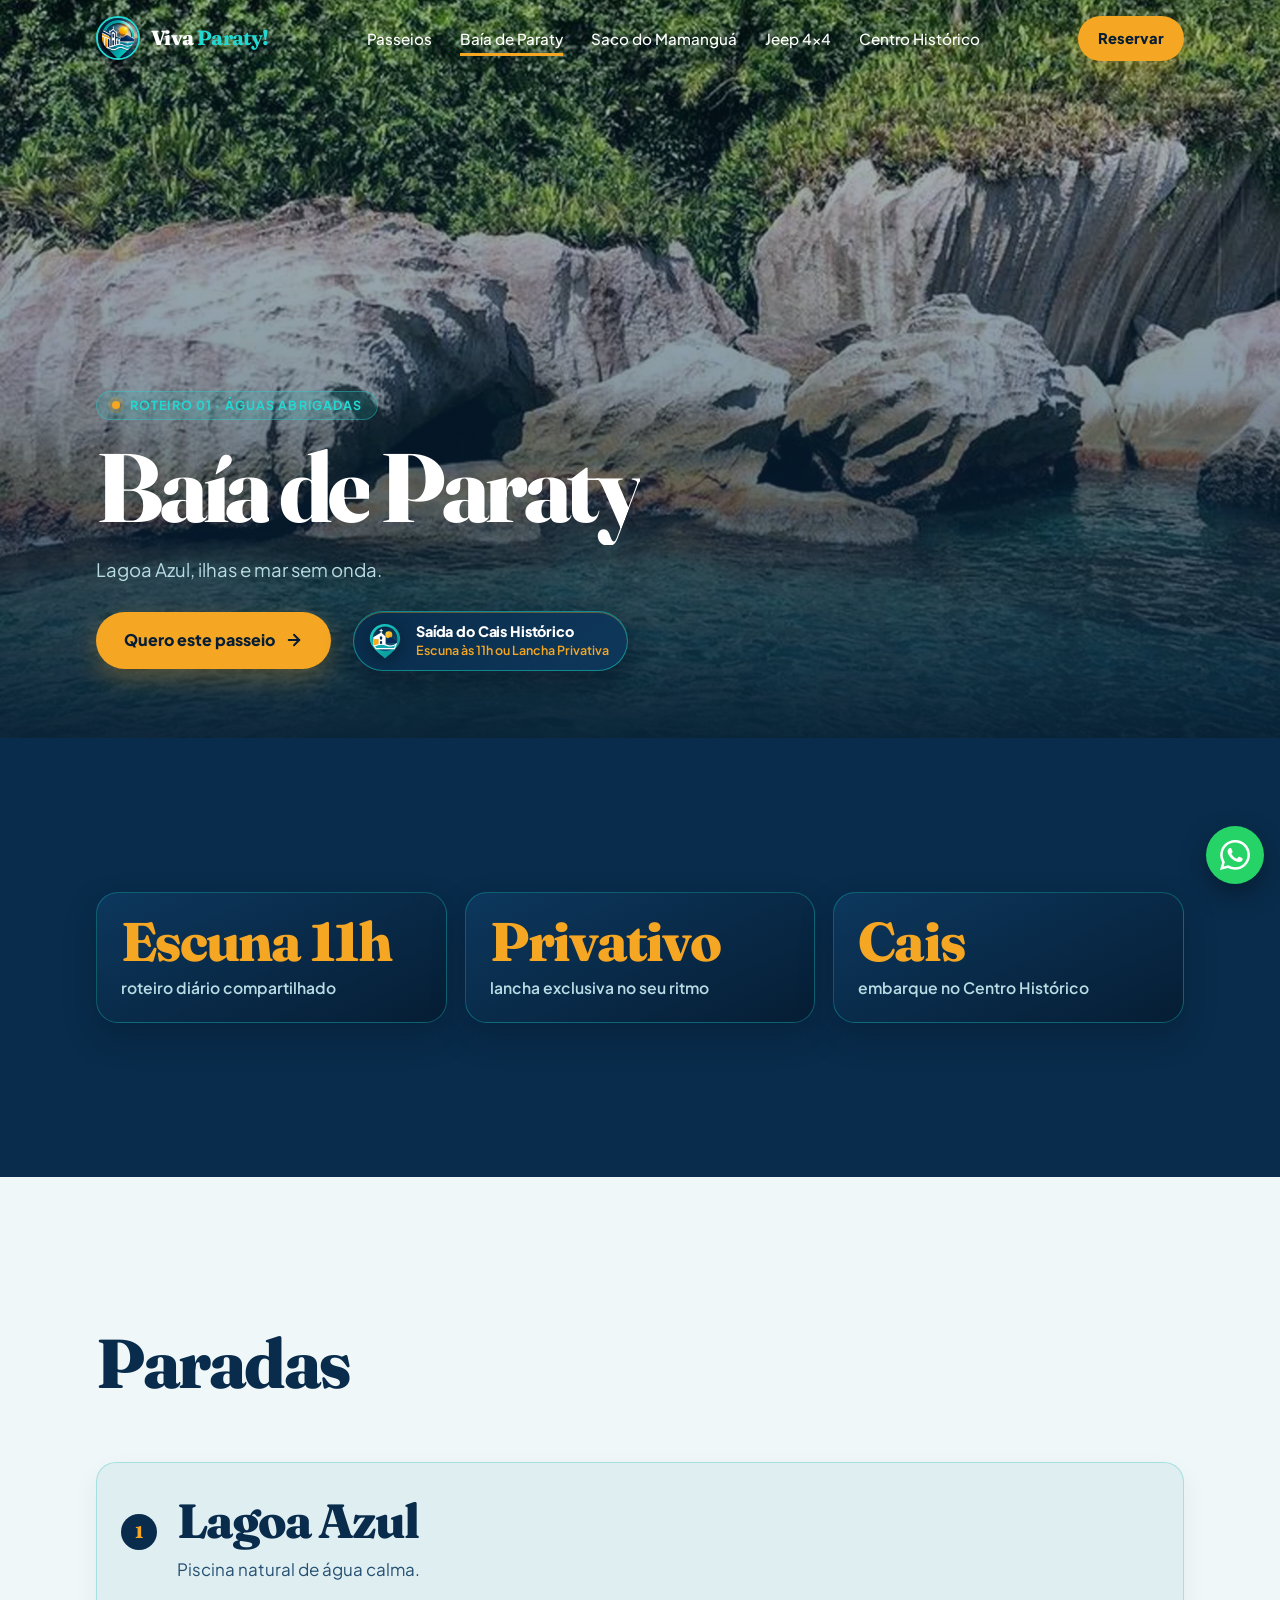
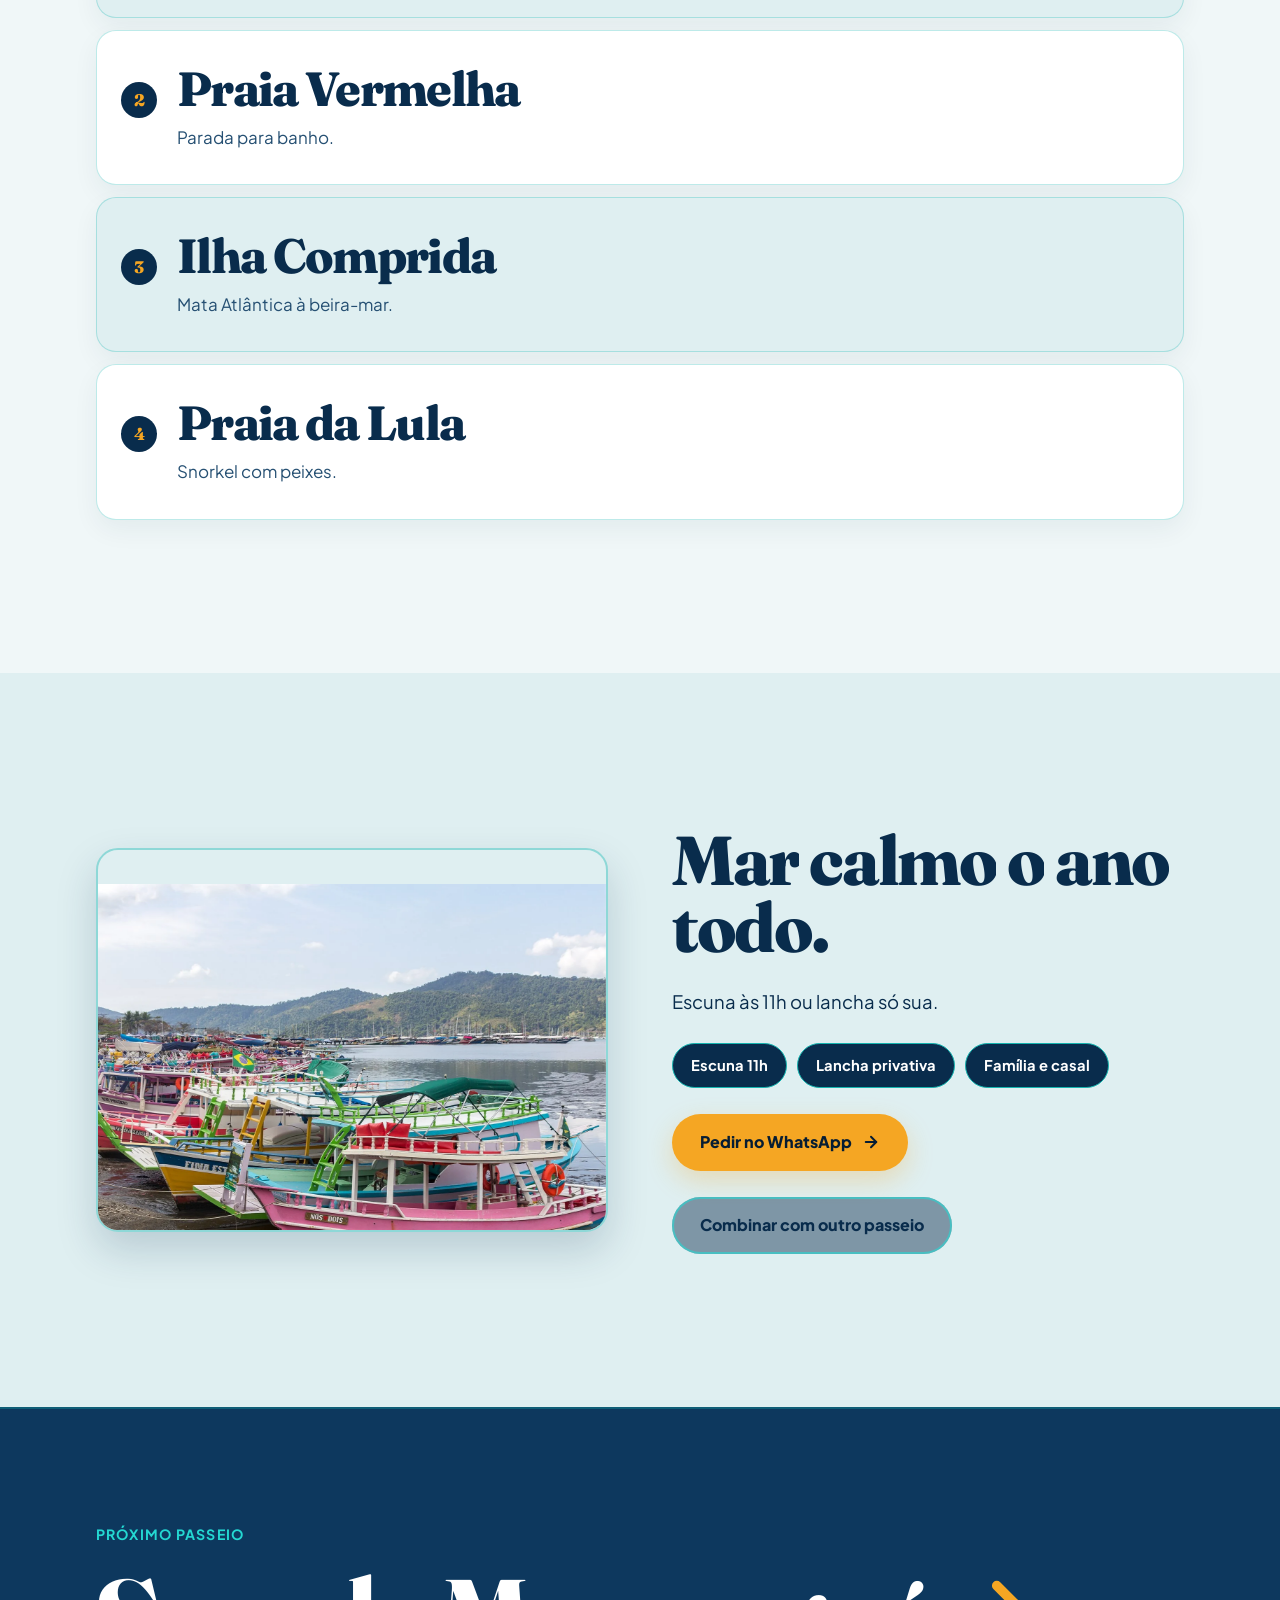
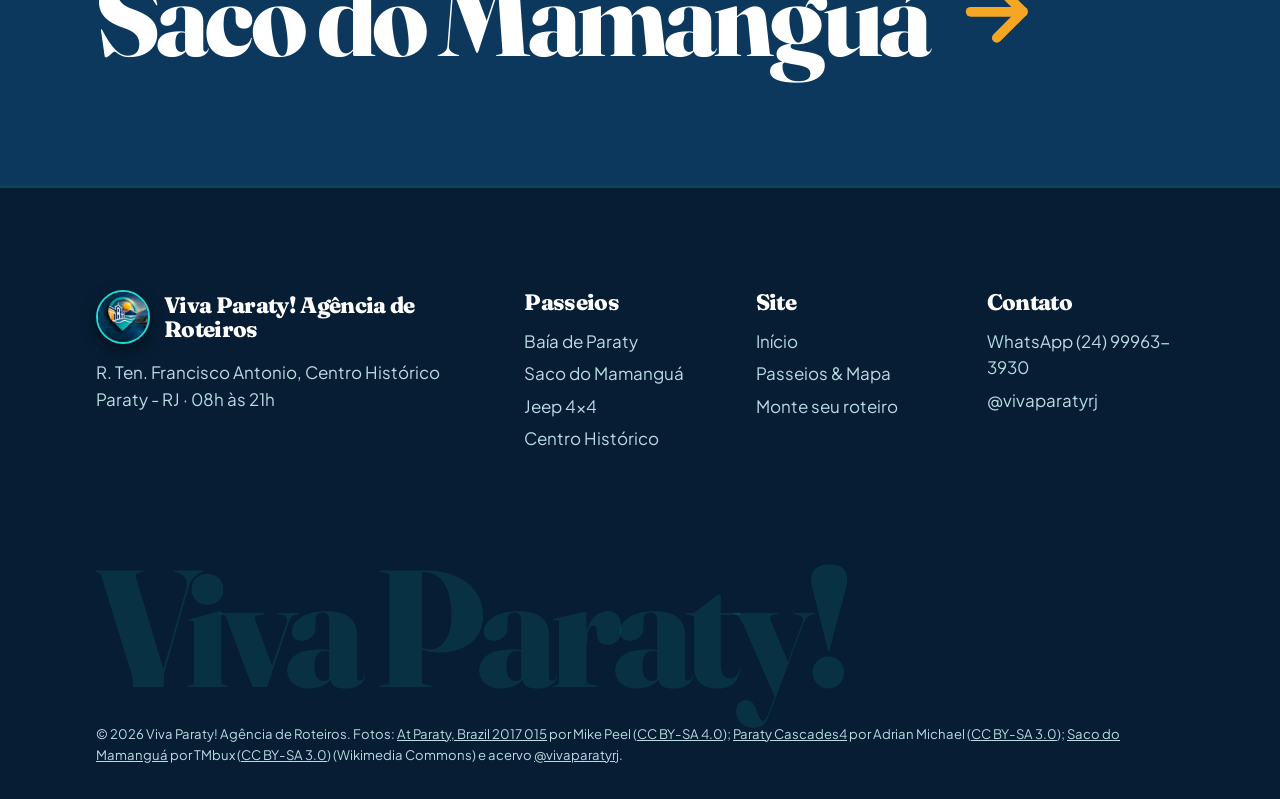
<file: baia-de-paraty.html>
<!DOCTYPE html>
<html lang="pt-BR">
<head>
<meta charset="UTF-8"><meta name="viewport" content="width=device-width,initial-scale=1,viewport-fit=cover">
<meta name="theme-color" content="#092C4C">
<title>Baía de Paraty: Lagoa Azul & Ilhas | Viva Paraty!</title>
<meta name="description" content="Passeio de lancha privativa ou escuna na Baía de Paraty: Lagoa Azul, Praia Vermelha, Ilha Comprida e Praia da Lula. Saída diária às 11h.">
<meta name="robots" content="index, follow, max-image-preview:large">
<link rel="canonical" href="https://viva-paraty.vercel.app/baia-de-paraty.html">
<meta name="geo.region" content="BR-RJ"><meta name="geo.placename" content="Paraty - RJ"><meta name="geo.position" content="-23.2182665;-44.7140914">
<meta property="og:type" content="website"><meta property="og:locale" content="pt_BR"><meta property="og:site_name" content="Viva Paraty! Agência de Roteiros">
<meta property="og:title" content="Baía de Paraty: Lagoa Azul & Ilhas | Viva Paraty!"><meta property="og:description" content="Passeio de lancha privativa ou escuna na Baía de Paraty: Lagoa Azul, Praia Vermelha, Ilha Comprida e Praia da Lula. Saída diária às 11h."><meta property="og:url" content="https://viva-paraty.vercel.app/baia-de-paraty.html">
<meta property="og:image" content="https://viva-paraty.vercel.app/img/og-viva-paraty.jpg"><meta property="og:image:width" content="1200"><meta property="og:image:height" content="630">
<meta name="twitter:card" content="summary_large_image">
<link rel="icon" type="image/svg+xml" href="img/favicon.svg"><link rel="apple-touch-icon" href="img/apple-touch-icon.png"><link rel="manifest" href="site.webmanifest">
<link rel="preload" as="image" href="img/roteiro-lagoa-azul-ilhas-m.webp" media="(max-width:768px)" fetchpriority="high"><link rel="preload" as="image" href="img/roteiro-lagoa-azul-ilhas.webp" media="(min-width:769px)" fetchpriority="high">
<link rel="preconnect" href="https://fonts.googleapis.com"><link rel="preconnect" href="https://fonts.gstatic.com" crossorigin>
<link href="https://fonts.googleapis.com/css2?family=Fraunces:opsz,wght@9..144,600;9..144,800&family=Plus+Jakarta+Sans:wght@400;500;700&display=swap" rel="stylesheet">
<script>document.documentElement.classList.add('js')</script>
<link rel="stylesheet" href="css/site.css">
<script type="application/ld+json">{"@context":"https://schema.org","@type":"TouristTrip","name":"Baía de Paraty: Lagoa Azul & Ilhas","description":"Passeio de lancha privativa ou escuna na Baía de Paraty: Lagoa Azul, Praia Vermelha, Ilha Comprida e Praia da Lula. Saída diária às 11h.","provider":{"@type":"TravelAgency","name":"Viva Paraty! Agência de Roteiros","telephone":"+5524999633930","url":"https://viva-paraty.vercel.app/"}}</script>
</head><body>
<div class="curtain" aria-hidden="true"><img src="img/logo-pin-viva-paraty.webp" alt="" width="88" height="88"></div>
<header class="hdr" id="hdr">
  <a href="index.html" class="brand" aria-label="Viva Paraty! início"><img src="img/logo-pin-viva-paraty.webp" alt="Logo Viva Paraty!" width="44" height="44"><span>Viva <b>Paraty!</b></span></a>
  <nav class="links" aria-label="Principal"><a href="roteiros.html">Passeios</a><a href="baia-de-paraty.html" aria-current="page">Baía de Paraty</a><a href="saco-do-mamangua.html">Saco do Mamanguá</a><a href="jeep-cachoeiras.html">Jeep 4x4</a><a href="centro-historico.html">Centro Histórico</a></nav>
  <a href="monte-seu-roteiro.html" class="btn hcta">Reservar</a>
  <button class="burger" aria-label="Abrir menu" aria-expanded="false"><i></i><i></i><i></i></button>
</header>
<nav class="menu" aria-label="Menu"><a href="index.html" style="--i:0">Início</a><a href="roteiros.html" style="--i:1">Passeios & Mapa</a><a href="baia-de-paraty.html" style="--i:2">Baía de Paraty</a><a href="saco-do-mamangua.html" style="--i:3">Saco do Mamanguá</a><a href="jeep-cachoeiras.html" style="--i:4">Jeep 4x4</a><a href="centro-historico.html" style="--i:5">Centro Histórico</a><a href="monte-seu-roteiro.html" style="--i:6">Monte seu roteiro</a></nav>
<main id="topo"><section class="hero hero-sm"><div class="hero-media"><picture><source media="(max-width:768px)" srcset="img/roteiro-lagoa-azul-ilhas-m.webp" type="image/webp"><source media="(min-width:769px)" srcset="img/roteiro-lagoa-azul-ilhas.webp" type="image/webp"><img src="img/roteiro-lagoa-azul-ilhas.jpg" alt="Águas verde-esmeralda da Lagoa Azul e Praia da Lula na Baía de Paraty" fetchpriority="high" decoding="async"></picture></div>
  <div class="hero-body"><span class="eyebrow" data-r><i class="eyebrow-dot"></i> Roteiro 01 · Águas Abrigadas</span><h1 class="h-xl" data-split>Baía de Paraty</h1><p class="lead" data-r style="--i:5">Lagoa Azul, ilhas e mar sem onda.</p>
  <div class="hero-row" data-r style="--i:6"><a class="btn" href="https://wa.me/5524999633930?text=Ol%C3%A1%2C%20Viva%20Paraty%21%20Quero%20o%20passeio%20Ba%C3%ADa%20de%20Paraty%20%28Lagoa%20Azul%20%26%20Ilhas%29." target="_blank" rel="noopener">Quero este passeio <svg viewBox="0 0 24 24" fill="none" stroke="currentColor" stroke-width="2.6" stroke-linecap="round" stroke-linejoin="round" aria-hidden="true"><line x1="5" y1="12" x2="19" y2="12"/><polyline points="12 5 19 12 12 19"/></svg></a><div class="brand-seal"><img class="seal-pin" src="img/favicon.svg" alt="" width="38" height="38"><div class="seal-txt"><strong>Saída do Cais Histórico</strong><span>Escuna às 11h ou Lancha Privativa</span></div></div></div></div></section><section class="sec dark"><div class="wrap facts"><div class="fact" data-r style="--i:0"><b>Escuna 11h</b><span>roteiro diário compartilhado</span></div><div class="fact" data-r style="--i:1"><b>Privativo</b><span>lancha exclusiva no seu ritmo</span></div><div class="fact" data-r style="--i:2"><b>Cais</b><span>embarque no Centro Histórico</span></div></div></section><section class="sec"><div class="wrap"><h2 class="h-l" data-split style="margin-bottom:clamp(30px,5vw,70px)">Paradas</h2><div class="stops"><div class="st" data-r="left"><span class="n">1</span><h3>Lagoa Azul</h3><p>Piscina natural de água calma.</p></div><div class="st" data-r="left"><span class="n">2</span><h3>Praia Vermelha</h3><p>Parada para banho.</p></div><div class="st" data-r="left"><span class="n">3</span><h3>Ilha Comprida</h3><p>Mata Atlântica à beira-mar.</p></div><div class="st" data-r="left"><span class="n">4</span><h3>Praia da Lula</h3><p>Snorkel com peixes.</p></div></div></div></section><section class="sec sandbg"><div class="wrap two"><div class="img-par" data-r="zoom"><picture><source media="(max-width:768px)" srcset="img/paraty-cais-embarcacoes-m.webp" type="image/webp"><source media="(min-width:769px)" srcset="img/paraty-cais-embarcacoes.webp" type="image/webp"><img data-par="60" src="img/paraty-cais-embarcacoes.jpg" alt="Barcos coloridos no Cais de Paraty" loading="lazy" decoding="async"></picture></div>
  <div style="display:grid;gap:26px;align-content:center"><h2 class="h-l" data-split>Mar calmo o ano todo.</h2><p class="lead" data-r>Escuna às 11h ou lancha só sua.</p><div class="chips" data-r><span>Escuna 11h</span><span>Lancha privativa</span><span>Família e casal</span></div>
  <div data-r><a class="btn" href="https://wa.me/5524999633930?text=Ol%C3%A1%2C%20Viva%20Paraty%21%20Quero%20o%20passeio%20Ba%C3%ADa%20de%20Paraty%20%28Lagoa%20Azul%20%26%20Ilhas%29." target="_blank" rel="noopener">Pedir no WhatsApp <svg viewBox="0 0 24 24" fill="none" stroke="currentColor" stroke-width="2.6" stroke-linecap="round" stroke-linejoin="round" aria-hidden="true"><line x1="5" y1="12" x2="19" y2="12"/><polyline points="12 5 19 12 12 19"/></svg></a></div>
  <div data-r><a class="btn ghost" href="monte-seu-roteiro.html?t=baia-de-paraty">Combinar com outro passeio</a></div></div></div></section><section class="next"><small>Próximo passeio</small><a href="saco-do-mamangua.html"><h2 data-r>Saco do Mamanguá</h2><svg viewBox="0 0 24 24" fill="none" stroke="currentColor" stroke-width="2.6" stroke-linecap="round" stroke-linejoin="round" aria-hidden="true"><line x1="5" y1="12" x2="19" y2="12"/><polyline points="12 5 19 12 12 19"/></svg></a></section></main>
<footer class="ftr">
  <div class="ftr-g">
    <div><div class="ftr-brand"><img src="img/logo-viva-paraty-oficial.webp" alt="Logo Viva Paraty!" width="54" height="54" loading="lazy"><h4>Viva Paraty! Agência de Roteiros</h4></div><a href="https://www.google.com/maps/search/?api=1&query=-23.2182665,-44.7140914" target="_blank" rel="noopener">R. Ten. Francisco Antonio, Centro Histórico<br>Paraty - RJ · 08h às 21h</a></div>
    <div><h4>Passeios</h4><a href="baia-de-paraty.html">Baía de Paraty</a><a href="saco-do-mamangua.html">Saco do Mamanguá</a><a href="jeep-cachoeiras.html">Jeep 4x4</a><a href="centro-historico.html">Centro Histórico</a></div>
    <div><h4>Site</h4><a href="index.html">Início</a><a href="roteiros.html">Passeios &amp; Mapa</a><a href="monte-seu-roteiro.html">Monte seu roteiro</a></div>
    <div><h4>Contato</h4><a href="https://wa.me/5524999633930" target="_blank" rel="noopener">WhatsApp (24) 99963-3930</a><a href="https://www.instagram.com/vivaparatyrj/" target="_blank" rel="noopener">@vivaparatyrj</a></div>
  </div>
  <div class="ftr-big" aria-hidden="true">Viva Paraty!</div>
  <small>© 2026 Viva Paraty! Agência de Roteiros. Fotos: <a href="https://commons.wikimedia.org/wiki/File:At_Paraty,_Brazil_2017_015.jpg" rel="noopener">At Paraty, Brazil 2017 015</a> por Mike Peel (<a href="https://creativecommons.org/licenses/by-sa/4.0" rel="noopener">CC BY-SA 4.0</a>); <a href="https://commons.wikimedia.org/wiki/File:Paraty_Cascades4.jpg" rel="noopener">Paraty Cascades4</a> por Adrian Michael (<a href="https://creativecommons.org/licenses/by-sa/3.0" rel="noopener">CC BY-SA 3.0</a>); <a href="https://commons.wikimedia.org/wiki/File:Saco_do_Mamangu%C3%A1_-_panoramio.jpg" rel="noopener">Saco do Mamanguá</a> por TMbux (<a href="https://creativecommons.org/licenses/by-sa/3.0" rel="noopener">CC BY-SA 3.0</a>) (Wikimedia Commons) e acervo <a href="https://www.instagram.com/vivaparatyrj/" rel="noopener">@vivaparatyrj</a>.</small>
</footer>
<a class="wa" href="https://wa.me/5524999633930?text=Ol%C3%A1%2C%20Viva%20Paraty%21%20Vim%20pelo%20site%20e%20quero%20conhecer%20os%20passeios." target="_blank" rel="noopener" aria-label="Falar no WhatsApp"><svg viewBox="0 0 24 24" aria-hidden="true"><path d="M20.52 3.48A11.82 11.82 0 0 0 12.06 0C5.5 0 .16 5.34.16 11.9c0 2.1.55 4.15 1.6 5.95L0 24l6.33-1.66a11.86 11.86 0 0 0 5.73 1.46h.01c6.55 0 11.89-5.34 11.89-11.9 0-3.18-1.24-6.17-3.44-8.42zM12.07 21.8h-.01a9.87 9.87 0 0 1-5.03-1.38l-.36-.21-3.76.98 1-3.66-.24-.38a9.85 9.85 0 0 1-1.51-5.25c0-5.45 4.44-9.89 9.9-9.89 2.64 0 5.13 1.03 7 2.9a9.83 9.83 0 0 1 2.9 7c0 5.46-4.44 9.89-9.89 9.89zm5.43-7.41c-.3-.15-1.76-.87-2.03-.97-.27-.1-.47-.15-.67.15-.2.3-.77.97-.94 1.16-.17.2-.35.22-.64.07-.3-.15-1.25-.46-2.39-1.48-.88-.79-1.48-1.76-1.65-2.06-.17-.3-.02-.46.13-.6.13-.14.3-.35.45-.52.15-.17.2-.3.3-.5.1-.2.05-.37-.02-.52-.08-.15-.67-1.62-.92-2.21-.24-.58-.49-.5-.67-.51h-.57c-.2 0-.52.07-.79.37-.27.3-1.04 1.02-1.04 2.48s1.07 2.88 1.21 3.08c.15.2 2.1 3.2 5.08 4.49.71.31 1.26.49 1.69.63.71.23 1.36.2 1.87.12.57-.09 1.76-.72 2.01-1.41.25-.7.25-1.29.17-1.41-.07-.13-.27-.2-.57-.35z"/></svg></a>
<script src="js/site.js" defer></script>
</body></html>
</file>
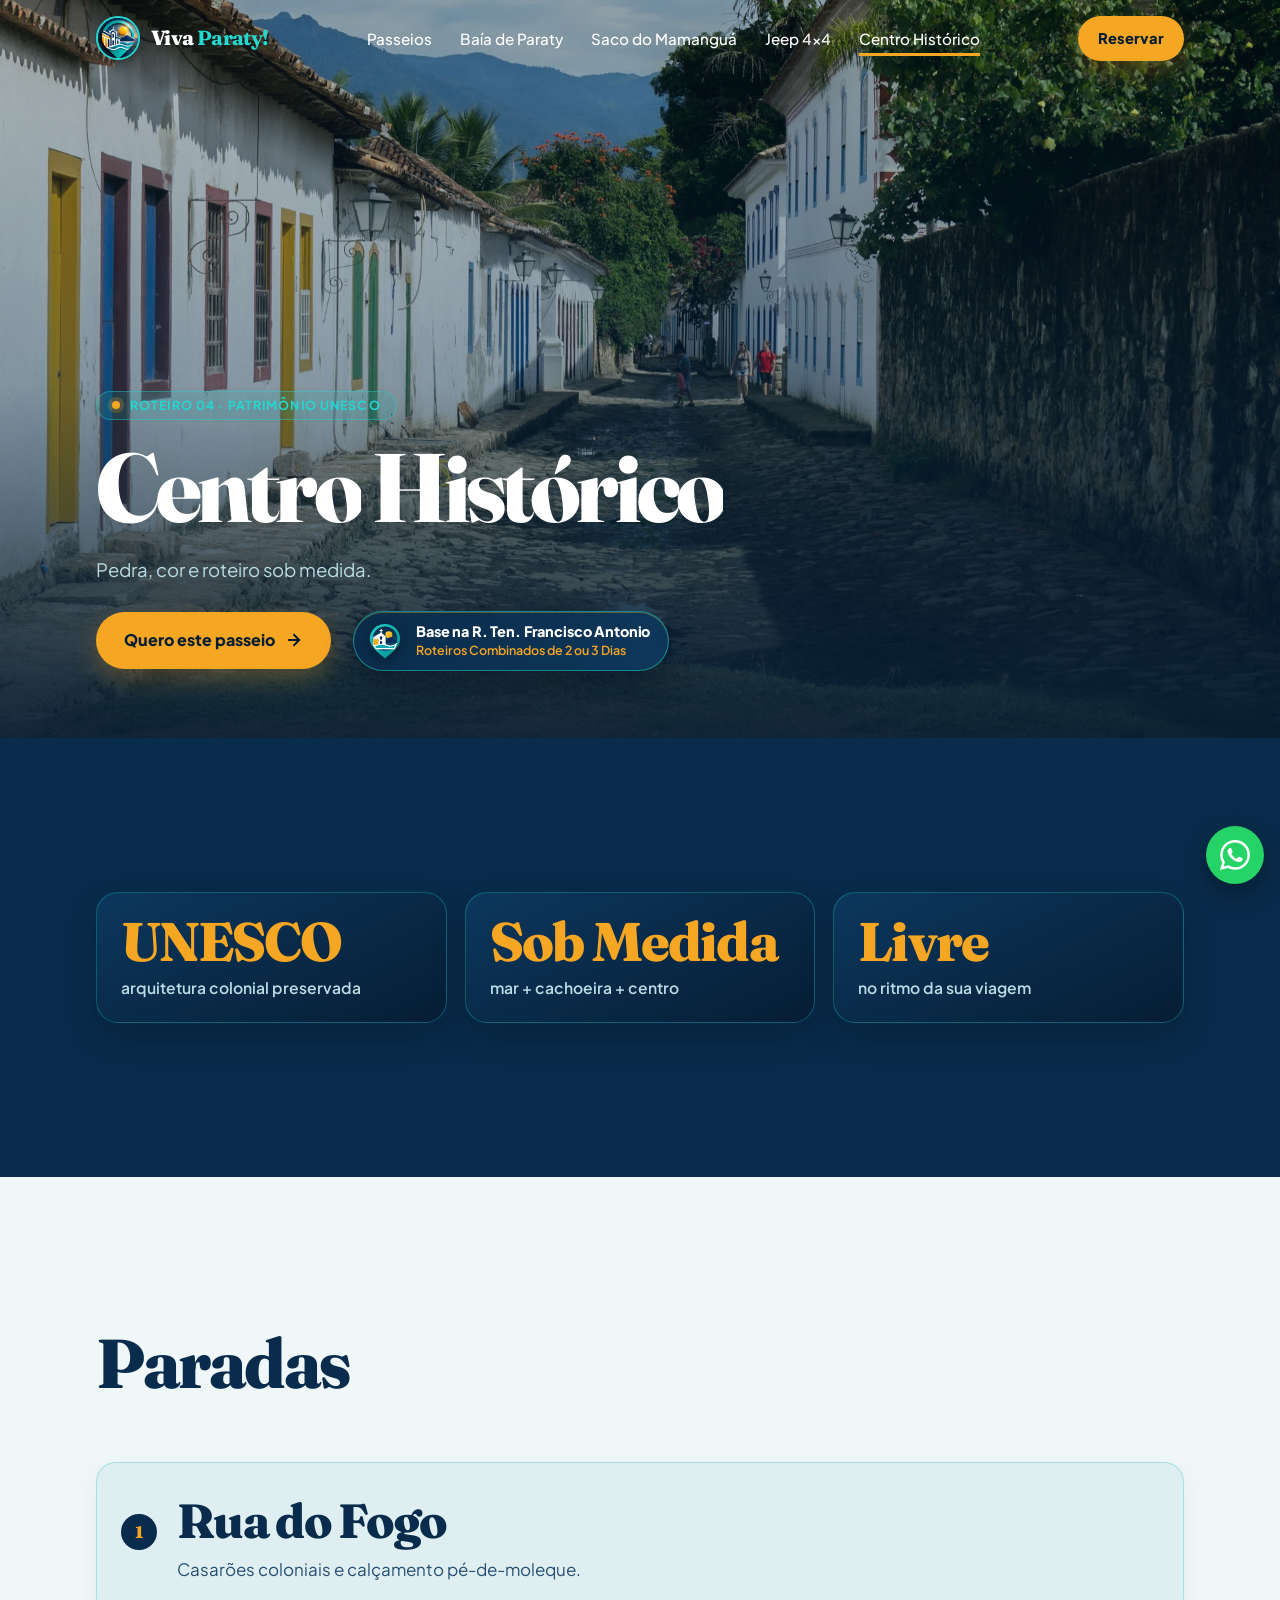
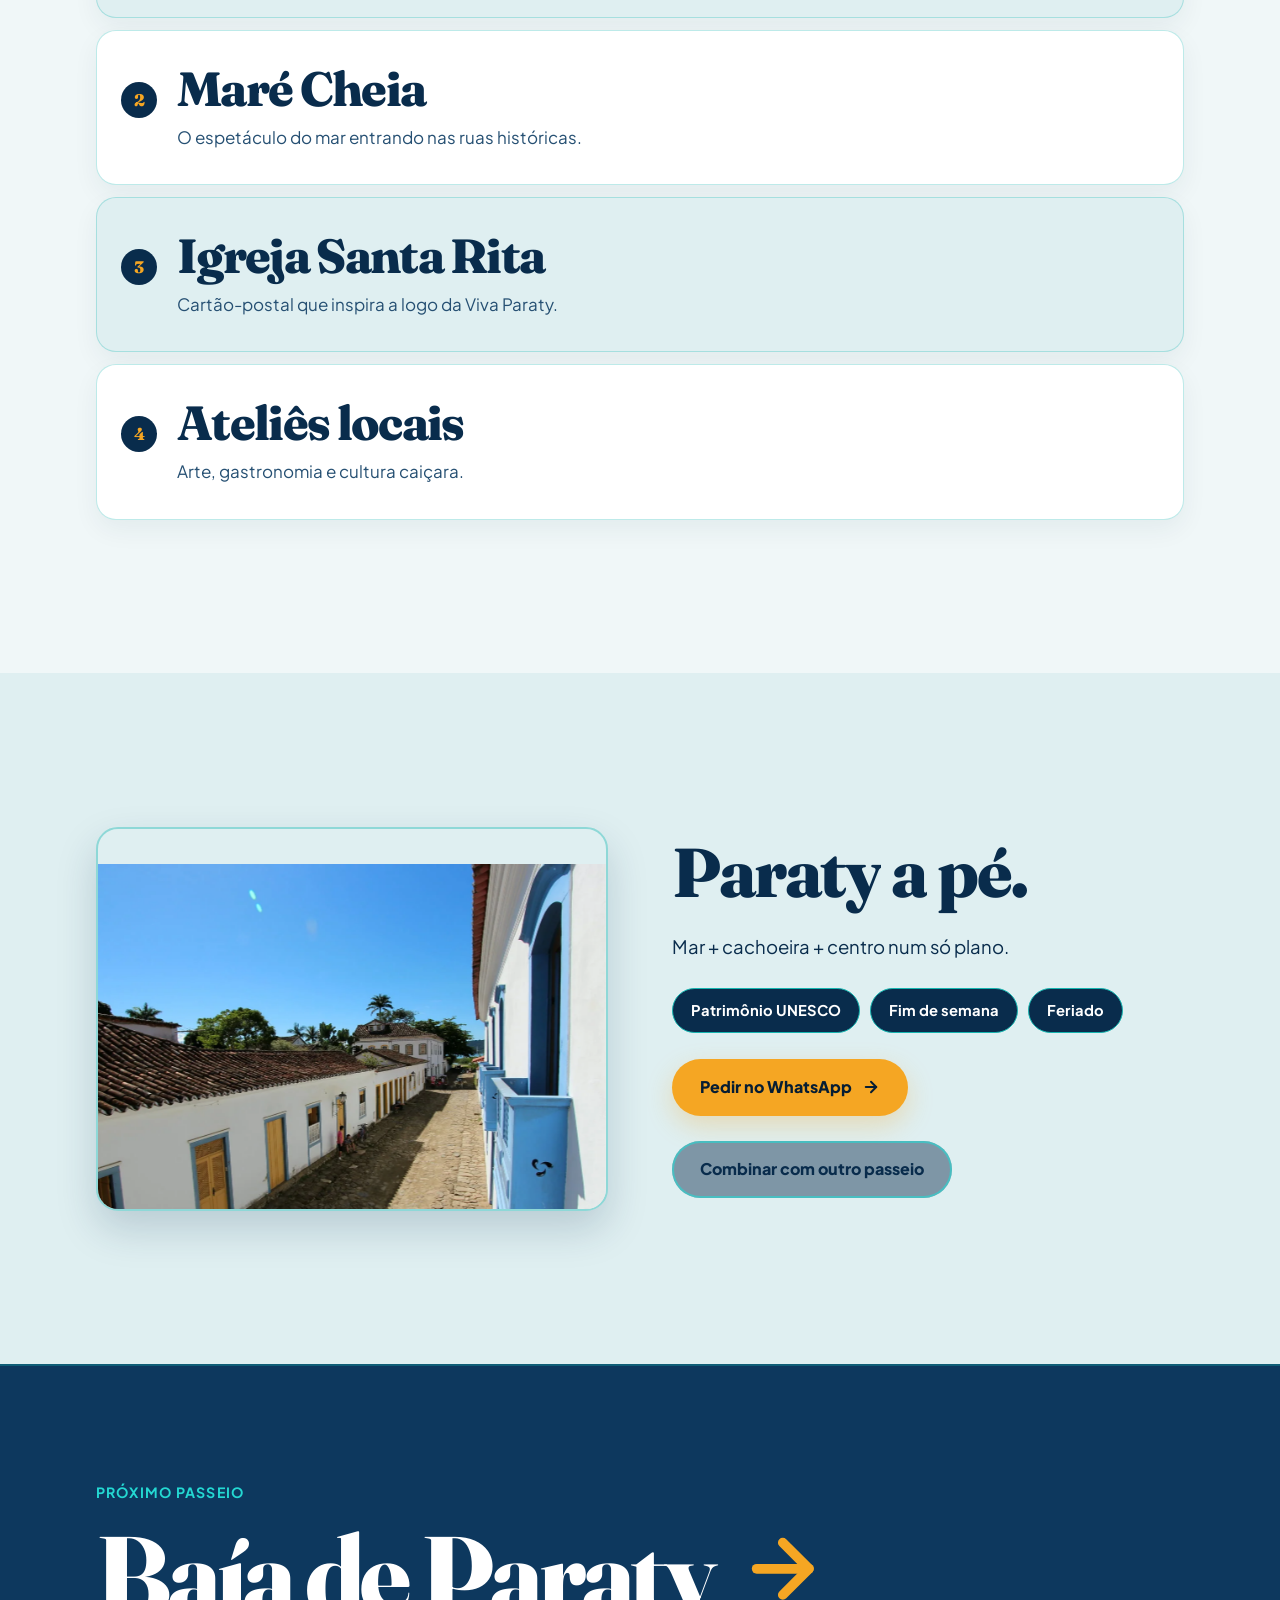
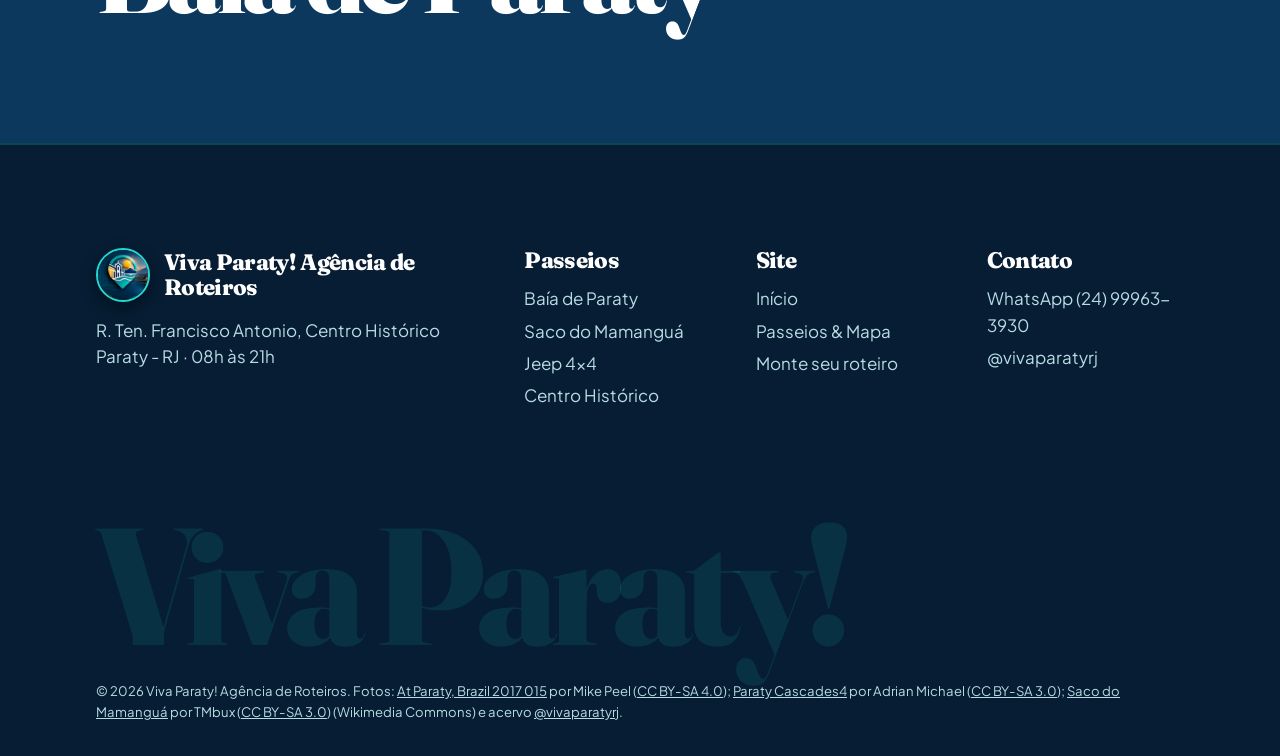
<file: centro-historico.html>
<!DOCTYPE html>
<html lang="pt-BR">
<head>
<meta charset="UTF-8"><meta name="viewport" content="width=device-width,initial-scale=1,viewport-fit=cover">
<meta name="theme-color" content="#092C4C">
<title>Centro Histórico & Roteiros Combinados | Viva Paraty!</title>
<meta name="description" content="Centro Histórico de Paraty e roteiros combinados de 2 ou 3 dias: ruas coloniais, Igreja Santa Rita, ateliês e passeios de mar e cachoeira.">
<meta name="robots" content="index, follow, max-image-preview:large">
<link rel="canonical" href="https://viva-paraty.vercel.app/centro-historico.html">
<meta name="geo.region" content="BR-RJ"><meta name="geo.placename" content="Paraty - RJ"><meta name="geo.position" content="-23.2182665;-44.7140914">
<meta property="og:type" content="website"><meta property="og:locale" content="pt_BR"><meta property="og:site_name" content="Viva Paraty! Agência de Roteiros">
<meta property="og:title" content="Centro Histórico & Roteiros Combinados | Viva Paraty!"><meta property="og:description" content="Centro Histórico de Paraty e roteiros combinados de 2 ou 3 dias: ruas coloniais, Igreja Santa Rita, ateliês e passeios de mar e cachoeira."><meta property="og:url" content="https://viva-paraty.vercel.app/centro-historico.html">
<meta property="og:image" content="https://viva-paraty.vercel.app/img/og-viva-paraty.jpg"><meta property="og:image:width" content="1200"><meta property="og:image:height" content="630">
<meta name="twitter:card" content="summary_large_image">
<link rel="icon" type="image/svg+xml" href="img/favicon.svg"><link rel="apple-touch-icon" href="img/apple-touch-icon.png"><link rel="manifest" href="site.webmanifest">
<link rel="preload" as="image" href="img/roteiro-centro-historico-m.webp" media="(max-width:768px)" fetchpriority="high"><link rel="preload" as="image" href="img/roteiro-centro-historico.webp" media="(min-width:769px)" fetchpriority="high">
<link rel="preconnect" href="https://fonts.googleapis.com"><link rel="preconnect" href="https://fonts.gstatic.com" crossorigin>
<link href="https://fonts.googleapis.com/css2?family=Fraunces:opsz,wght@9..144,600;9..144,800&family=Plus+Jakarta+Sans:wght@400;500;700&display=swap" rel="stylesheet">
<script>document.documentElement.classList.add('js')</script>
<link rel="stylesheet" href="css/site.css">
<script type="application/ld+json">{"@context":"https://schema.org","@type":"TouristTrip","name":"Centro Histórico & Roteiros Combinados","description":"Centro Histórico de Paraty e roteiros combinados de 2 ou 3 dias: ruas coloniais, Igreja Santa Rita, ateliês e passeios de mar e cachoeira.","provider":{"@type":"TravelAgency","name":"Viva Paraty! Agência de Roteiros","telephone":"+5524999633930","url":"https://viva-paraty.vercel.app/"}}</script>
</head><body>
<div class="curtain" aria-hidden="true"><img src="img/logo-pin-viva-paraty.webp" alt="" width="88" height="88"></div>
<header class="hdr" id="hdr">
  <a href="index.html" class="brand" aria-label="Viva Paraty! início"><img src="img/logo-pin-viva-paraty.webp" alt="Logo Viva Paraty!" width="44" height="44"><span>Viva <b>Paraty!</b></span></a>
  <nav class="links" aria-label="Principal"><a href="roteiros.html">Passeios</a><a href="baia-de-paraty.html">Baía de Paraty</a><a href="saco-do-mamangua.html">Saco do Mamanguá</a><a href="jeep-cachoeiras.html">Jeep 4x4</a><a href="centro-historico.html" aria-current="page">Centro Histórico</a></nav>
  <a href="monte-seu-roteiro.html" class="btn hcta">Reservar</a>
  <button class="burger" aria-label="Abrir menu" aria-expanded="false"><i></i><i></i><i></i></button>
</header>
<nav class="menu" aria-label="Menu"><a href="index.html" style="--i:0">Início</a><a href="roteiros.html" style="--i:1">Passeios & Mapa</a><a href="baia-de-paraty.html" style="--i:2">Baía de Paraty</a><a href="saco-do-mamangua.html" style="--i:3">Saco do Mamanguá</a><a href="jeep-cachoeiras.html" style="--i:4">Jeep 4x4</a><a href="centro-historico.html" style="--i:5">Centro Histórico</a><a href="monte-seu-roteiro.html" style="--i:6">Monte seu roteiro</a></nav>
<main id="topo"><section class="hero hero-sm"><div class="hero-media"><picture><source media="(max-width:768px)" srcset="img/roteiro-centro-historico-m.webp" type="image/webp"><source media="(min-width:769px)" srcset="img/roteiro-centro-historico.webp" type="image/webp"><img src="img/roteiro-centro-historico.jpg" alt="Casario colonial com portas coloridas no Centro Histórico de Paraty" fetchpriority="high" decoding="async"></picture></div>
  <div class="hero-body"><span class="eyebrow" data-r><i class="eyebrow-dot"></i> Roteiro 04 · Patrimônio UNESCO</span><h1 class="h-xl" data-split>Centro Histórico</h1><p class="lead" data-r style="--i:5">Pedra, cor e roteiro sob medida.</p>
  <div class="hero-row" data-r style="--i:6"><a class="btn" href="https://wa.me/5524999633930?text=Ol%C3%A1%2C%20Viva%20Paraty%21%20Quero%20um%20roteiro%20combinado%20com%20o%20Centro%20Hist%C3%B3rico." target="_blank" rel="noopener">Quero este passeio <svg viewBox="0 0 24 24" fill="none" stroke="currentColor" stroke-width="2.6" stroke-linecap="round" stroke-linejoin="round" aria-hidden="true"><line x1="5" y1="12" x2="19" y2="12"/><polyline points="12 5 19 12 12 19"/></svg></a><div class="brand-seal"><img class="seal-pin" src="img/favicon.svg" alt="" width="38" height="38"><div class="seal-txt"><strong>Base na R. Ten. Francisco Antonio</strong><span>Roteiros Combinados de 2 ou 3 Dias</span></div></div></div></div></section><section class="sec dark"><div class="wrap facts"><div class="fact" data-r style="--i:0"><b>UNESCO</b><span>arquitetura colonial preservada</span></div><div class="fact" data-r style="--i:1"><b>Sob Medida</b><span>mar + cachoeira + centro</span></div><div class="fact" data-r style="--i:2"><b>Livre</b><span>no ritmo da sua viagem</span></div></div></section><section class="sec"><div class="wrap"><h2 class="h-l" data-split style="margin-bottom:clamp(30px,5vw,70px)">Paradas</h2><div class="stops"><div class="st" data-r="left"><span class="n">1</span><h3>Rua do Fogo</h3><p>Casarões coloniais e calçamento pé-de-moleque.</p></div><div class="st" data-r="left"><span class="n">2</span><h3>Maré Cheia</h3><p>O espetáculo do mar entrando nas ruas históricas.</p></div><div class="st" data-r="left"><span class="n">3</span><h3>Igreja Santa Rita</h3><p>Cartão-postal que inspira a logo da Viva Paraty.</p></div><div class="st" data-r="left"><span class="n">4</span><h3>Ateliês locais</h3><p>Arte, gastronomia e cultura caiçara.</p></div></div></div></section><section class="sec sandbg"><div class="wrap two"><div class="img-par" data-r="zoom"><picture><source media="(max-width:768px)" srcset="img/paraty-arquitetura-colonial-m.webp" type="image/webp"><source media="(min-width:769px)" srcset="img/paraty-arquitetura-colonial.webp" type="image/webp"><img data-par="60" src="img/paraty-arquitetura-colonial.jpg" alt="Arquitetura colonial de Paraty" loading="lazy" decoding="async"></picture></div>
  <div style="display:grid;gap:26px;align-content:center"><h2 class="h-l" data-split>Paraty a pé.</h2><p class="lead" data-r>Mar + cachoeira + centro num só plano.</p><div class="chips" data-r><span>Patrimônio UNESCO</span><span>Fim de semana</span><span>Feriado</span></div>
  <div data-r><a class="btn" href="https://wa.me/5524999633930?text=Ol%C3%A1%2C%20Viva%20Paraty%21%20Quero%20um%20roteiro%20combinado%20com%20o%20Centro%20Hist%C3%B3rico." target="_blank" rel="noopener">Pedir no WhatsApp <svg viewBox="0 0 24 24" fill="none" stroke="currentColor" stroke-width="2.6" stroke-linecap="round" stroke-linejoin="round" aria-hidden="true"><line x1="5" y1="12" x2="19" y2="12"/><polyline points="12 5 19 12 12 19"/></svg></a></div>
  <div data-r><a class="btn ghost" href="monte-seu-roteiro.html?t=centro">Combinar com outro passeio</a></div></div></div></section><section class="next"><small>Próximo passeio</small><a href="baia-de-paraty.html"><h2 data-r>Baía de Paraty</h2><svg viewBox="0 0 24 24" fill="none" stroke="currentColor" stroke-width="2.6" stroke-linecap="round" stroke-linejoin="round" aria-hidden="true"><line x1="5" y1="12" x2="19" y2="12"/><polyline points="12 5 19 12 12 19"/></svg></a></section></main>
<footer class="ftr">
  <div class="ftr-g">
    <div><div class="ftr-brand"><img src="img/logo-viva-paraty-oficial.webp" alt="Logo Viva Paraty!" width="54" height="54" loading="lazy"><h4>Viva Paraty! Agência de Roteiros</h4></div><a href="https://www.google.com/maps/search/?api=1&query=-23.2182665,-44.7140914" target="_blank" rel="noopener">R. Ten. Francisco Antonio, Centro Histórico<br>Paraty - RJ · 08h às 21h</a></div>
    <div><h4>Passeios</h4><a href="baia-de-paraty.html">Baía de Paraty</a><a href="saco-do-mamangua.html">Saco do Mamanguá</a><a href="jeep-cachoeiras.html">Jeep 4x4</a><a href="centro-historico.html">Centro Histórico</a></div>
    <div><h4>Site</h4><a href="index.html">Início</a><a href="roteiros.html">Passeios &amp; Mapa</a><a href="monte-seu-roteiro.html">Monte seu roteiro</a></div>
    <div><h4>Contato</h4><a href="https://wa.me/5524999633930" target="_blank" rel="noopener">WhatsApp (24) 99963-3930</a><a href="https://www.instagram.com/vivaparatyrj/" target="_blank" rel="noopener">@vivaparatyrj</a></div>
  </div>
  <div class="ftr-big" aria-hidden="true">Viva Paraty!</div>
  <small>© 2026 Viva Paraty! Agência de Roteiros. Fotos: <a href="https://commons.wikimedia.org/wiki/File:At_Paraty,_Brazil_2017_015.jpg" rel="noopener">At Paraty, Brazil 2017 015</a> por Mike Peel (<a href="https://creativecommons.org/licenses/by-sa/4.0" rel="noopener">CC BY-SA 4.0</a>); <a href="https://commons.wikimedia.org/wiki/File:Paraty_Cascades4.jpg" rel="noopener">Paraty Cascades4</a> por Adrian Michael (<a href="https://creativecommons.org/licenses/by-sa/3.0" rel="noopener">CC BY-SA 3.0</a>); <a href="https://commons.wikimedia.org/wiki/File:Saco_do_Mamangu%C3%A1_-_panoramio.jpg" rel="noopener">Saco do Mamanguá</a> por TMbux (<a href="https://creativecommons.org/licenses/by-sa/3.0" rel="noopener">CC BY-SA 3.0</a>) (Wikimedia Commons) e acervo <a href="https://www.instagram.com/vivaparatyrj/" rel="noopener">@vivaparatyrj</a>.</small>
</footer>
<a class="wa" href="https://wa.me/5524999633930?text=Ol%C3%A1%2C%20Viva%20Paraty%21%20Vim%20pelo%20site%20e%20quero%20conhecer%20os%20passeios." target="_blank" rel="noopener" aria-label="Falar no WhatsApp"><svg viewBox="0 0 24 24" aria-hidden="true"><path d="M20.52 3.48A11.82 11.82 0 0 0 12.06 0C5.5 0 .16 5.34.16 11.9c0 2.1.55 4.15 1.6 5.95L0 24l6.33-1.66a11.86 11.86 0 0 0 5.73 1.46h.01c6.55 0 11.89-5.34 11.89-11.9 0-3.18-1.24-6.17-3.44-8.42zM12.07 21.8h-.01a9.87 9.87 0 0 1-5.03-1.38l-.36-.21-3.76.98 1-3.66-.24-.38a9.85 9.85 0 0 1-1.51-5.25c0-5.45 4.44-9.89 9.9-9.89 2.64 0 5.13 1.03 7 2.9a9.83 9.83 0 0 1 2.9 7c0 5.46-4.44 9.89-9.89 9.89zm5.43-7.41c-.3-.15-1.76-.87-2.03-.97-.27-.1-.47-.15-.67.15-.2.3-.77.97-.94 1.16-.17.2-.35.22-.64.07-.3-.15-1.25-.46-2.39-1.48-.88-.79-1.48-1.76-1.65-2.06-.17-.3-.02-.46.13-.6.13-.14.3-.35.45-.52.15-.17.2-.3.3-.5.1-.2.05-.37-.02-.52-.08-.15-.67-1.62-.92-2.21-.24-.58-.49-.5-.67-.51h-.57c-.2 0-.52.07-.79.37-.27.3-1.04 1.02-1.04 2.48s1.07 2.88 1.21 3.08c.15.2 2.1 3.2 5.08 4.49.71.31 1.26.49 1.69.63.71.23 1.36.2 1.87.12.57-.09 1.76-.72 2.01-1.41.25-.7.25-1.29.17-1.41-.07-.13-.27-.2-.57-.35z"/></svg></a>
<script src="js/site.js" defer></script>
</body></html>
</file>
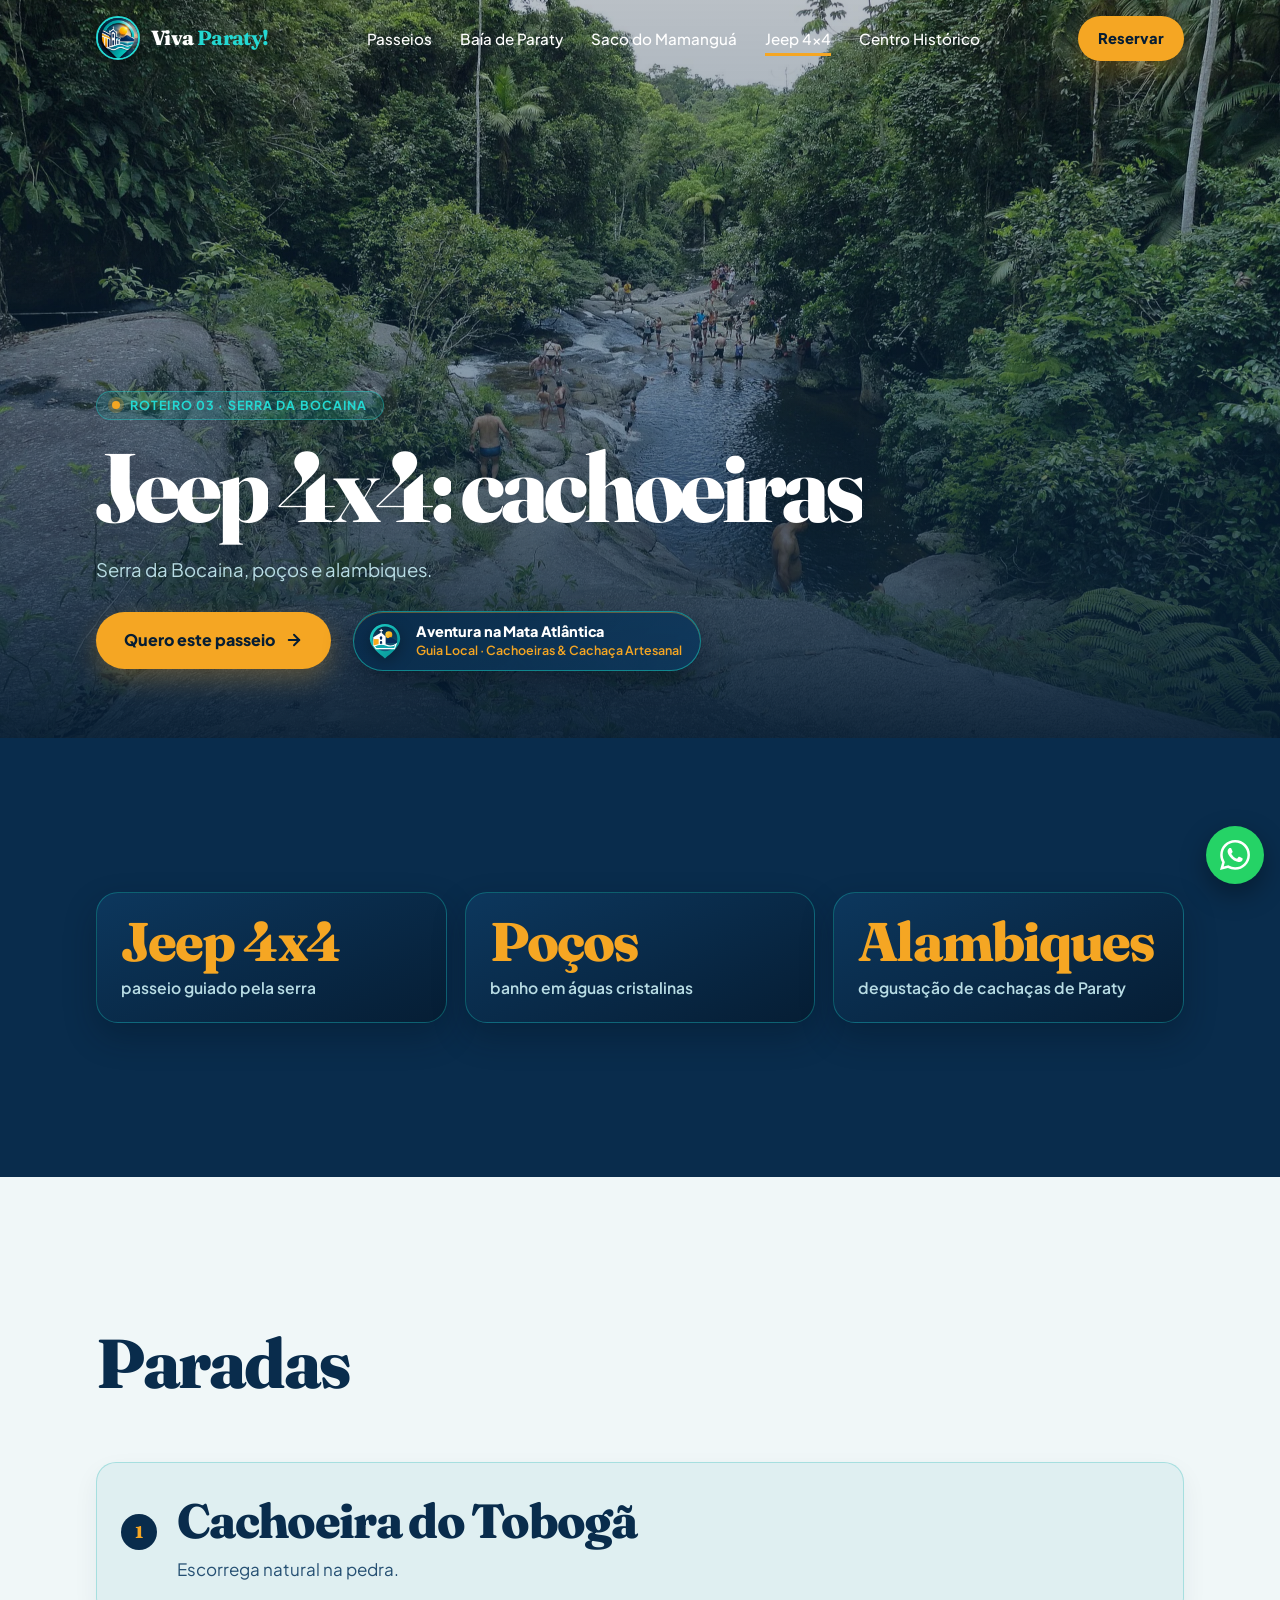
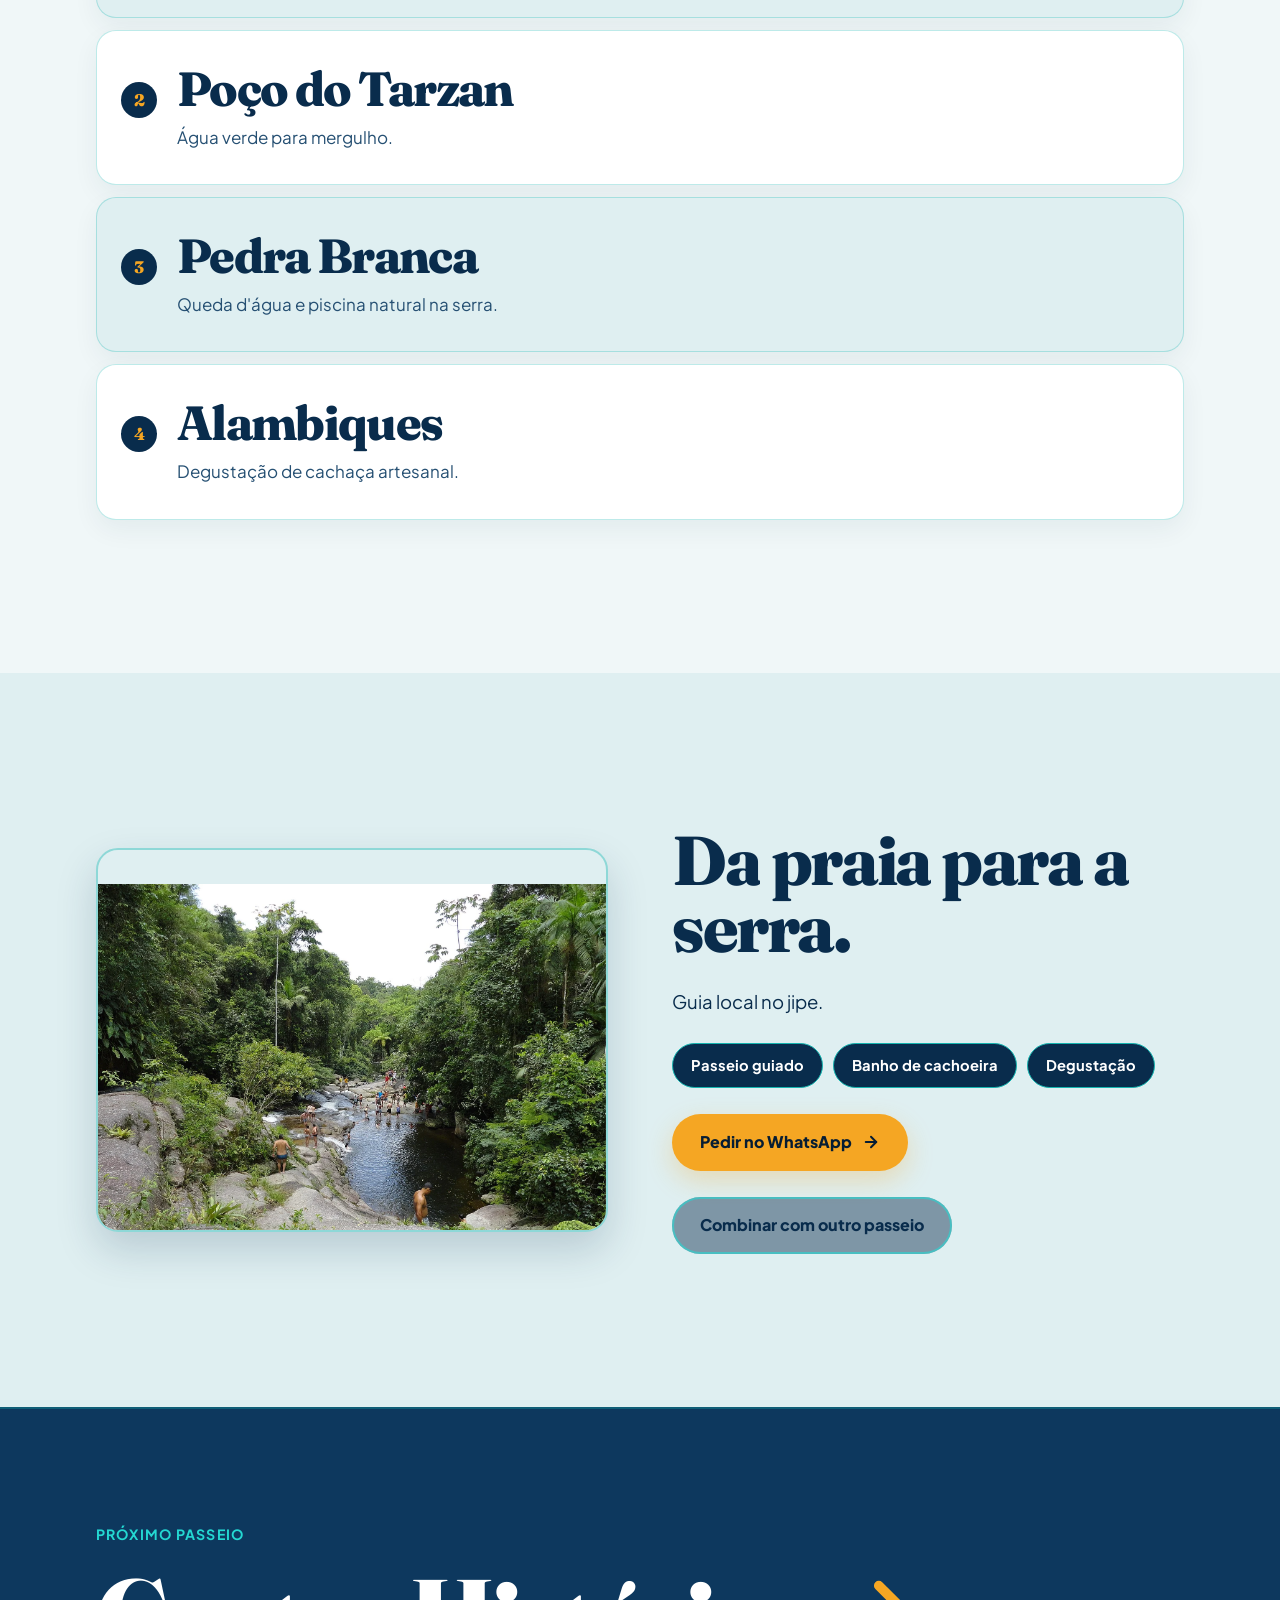
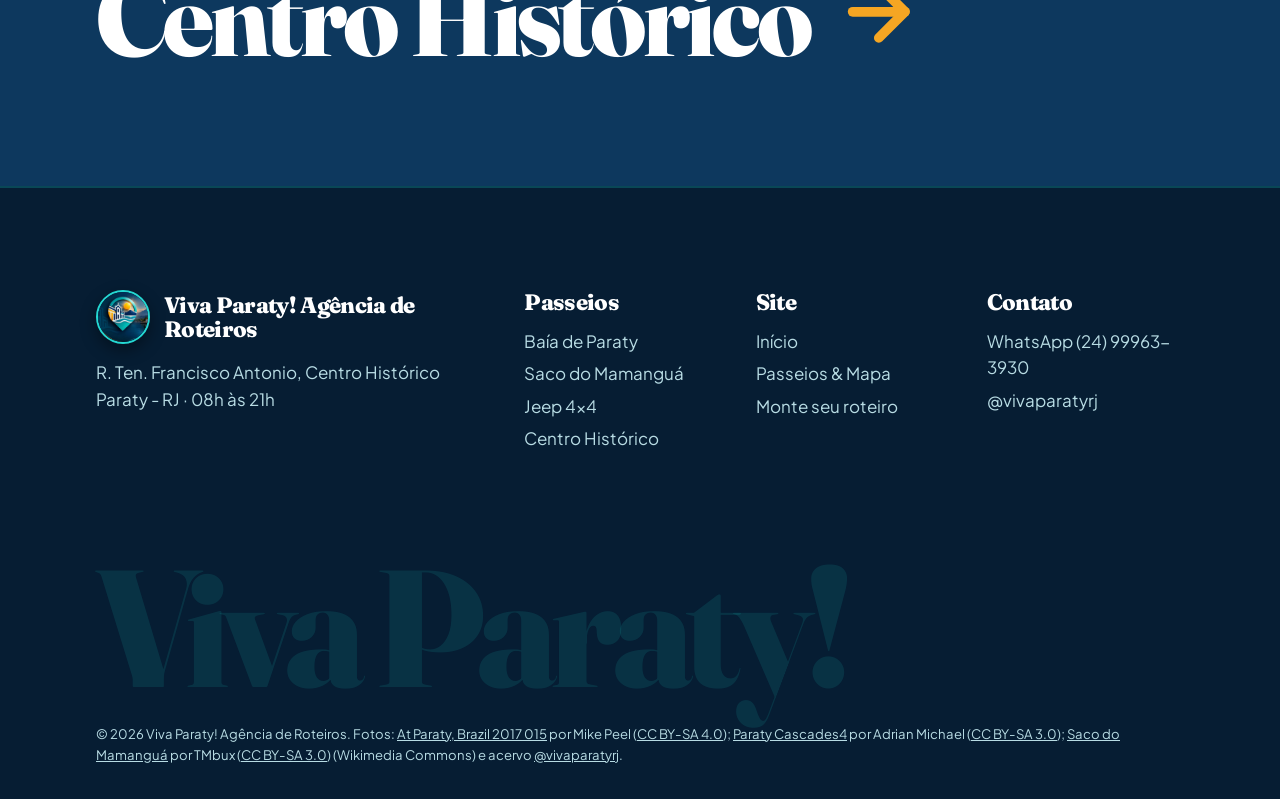
<file: jeep-cachoeiras.html>
<!DOCTYPE html>
<html lang="pt-BR">
<head>
<meta charset="UTF-8"><meta name="viewport" content="width=device-width,initial-scale=1,viewport-fit=cover">
<meta name="theme-color" content="#092C4C">
<title>Jeep 4x4: Cachoeiras & Alambiques | Viva Paraty!</title>
<meta name="description" content="Jeep Tour 4x4 em Paraty: cachoeiras da Serra da Bocaina, Poço do Tarzan, Pedra Branca e alambiques de cachaça artesanal com degustação.">
<meta name="robots" content="index, follow, max-image-preview:large">
<link rel="canonical" href="https://viva-paraty.vercel.app/jeep-cachoeiras.html">
<meta name="geo.region" content="BR-RJ"><meta name="geo.placename" content="Paraty - RJ"><meta name="geo.position" content="-23.2182665;-44.7140914">
<meta property="og:type" content="website"><meta property="og:locale" content="pt_BR"><meta property="og:site_name" content="Viva Paraty! Agência de Roteiros">
<meta property="og:title" content="Jeep 4x4: Cachoeiras & Alambiques | Viva Paraty!"><meta property="og:description" content="Jeep Tour 4x4 em Paraty: cachoeiras da Serra da Bocaina, Poço do Tarzan, Pedra Branca e alambiques de cachaça artesanal com degustação."><meta property="og:url" content="https://viva-paraty.vercel.app/jeep-cachoeiras.html">
<meta property="og:image" content="https://viva-paraty.vercel.app/img/og-viva-paraty.jpg"><meta property="og:image:width" content="1200"><meta property="og:image:height" content="630">
<meta name="twitter:card" content="summary_large_image">
<link rel="icon" type="image/svg+xml" href="img/favicon.svg"><link rel="apple-touch-icon" href="img/apple-touch-icon.png"><link rel="manifest" href="site.webmanifest">
<link rel="preload" as="image" href="img/roteiro-cachoeiras-alambiques-m.webp" media="(max-width:768px)" fetchpriority="high"><link rel="preload" as="image" href="img/roteiro-cachoeiras-alambiques.webp" media="(min-width:769px)" fetchpriority="high">
<link rel="preconnect" href="https://fonts.googleapis.com"><link rel="preconnect" href="https://fonts.gstatic.com" crossorigin>
<link href="https://fonts.googleapis.com/css2?family=Fraunces:opsz,wght@9..144,600;9..144,800&family=Plus+Jakarta+Sans:wght@400;500;700&display=swap" rel="stylesheet">
<script>document.documentElement.classList.add('js')</script>
<link rel="stylesheet" href="css/site.css">
<script type="application/ld+json">{"@context":"https://schema.org","@type":"TouristTrip","name":"Jeep 4x4: Cachoeiras & Alambiques","description":"Jeep Tour 4x4 em Paraty: cachoeiras da Serra da Bocaina, Poço do Tarzan, Pedra Branca e alambiques de cachaça artesanal com degustação.","provider":{"@type":"TravelAgency","name":"Viva Paraty! Agência de Roteiros","telephone":"+5524999633930","url":"https://viva-paraty.vercel.app/"}}</script>
</head><body>
<div class="curtain" aria-hidden="true"><img src="img/logo-pin-viva-paraty.webp" alt="" width="88" height="88"></div>
<header class="hdr" id="hdr">
  <a href="index.html" class="brand" aria-label="Viva Paraty! início"><img src="img/logo-pin-viva-paraty.webp" alt="Logo Viva Paraty!" width="44" height="44"><span>Viva <b>Paraty!</b></span></a>
  <nav class="links" aria-label="Principal"><a href="roteiros.html">Passeios</a><a href="baia-de-paraty.html">Baía de Paraty</a><a href="saco-do-mamangua.html">Saco do Mamanguá</a><a href="jeep-cachoeiras.html" aria-current="page">Jeep 4x4</a><a href="centro-historico.html">Centro Histórico</a></nav>
  <a href="monte-seu-roteiro.html" class="btn hcta">Reservar</a>
  <button class="burger" aria-label="Abrir menu" aria-expanded="false"><i></i><i></i><i></i></button>
</header>
<nav class="menu" aria-label="Menu"><a href="index.html" style="--i:0">Início</a><a href="roteiros.html" style="--i:1">Passeios & Mapa</a><a href="baia-de-paraty.html" style="--i:2">Baía de Paraty</a><a href="saco-do-mamangua.html" style="--i:3">Saco do Mamanguá</a><a href="jeep-cachoeiras.html" style="--i:4">Jeep 4x4</a><a href="centro-historico.html" style="--i:5">Centro Histórico</a><a href="monte-seu-roteiro.html" style="--i:6">Monte seu roteiro</a></nav>
<main id="topo"><section class="hero hero-sm"><div class="hero-media"><picture><source media="(max-width:768px)" srcset="img/roteiro-cachoeiras-alambiques-m.webp" type="image/webp"><source media="(min-width:769px)" srcset="img/roteiro-cachoeiras-alambiques.webp" type="image/webp"><img src="img/roteiro-cachoeiras-alambiques.jpg" alt="Cachoeira cercada pela Mata Atlântica na Serra da Bocaina" fetchpriority="high" decoding="async"></picture></div>
  <div class="hero-body"><span class="eyebrow" data-r><i class="eyebrow-dot"></i> Roteiro 03 · Serra da Bocaina</span><h1 class="h-xl" data-split>Jeep 4x4: cachoeiras</h1><p class="lead" data-r style="--i:5">Serra da Bocaina, poços e alambiques.</p>
  <div class="hero-row" data-r style="--i:6"><a class="btn" href="https://wa.me/5524999633930?text=Ol%C3%A1%2C%20Viva%20Paraty%21%20Quero%20o%20Jeep%20Tour%20de%20Cachoeiras%20%26%20Alambiques." target="_blank" rel="noopener">Quero este passeio <svg viewBox="0 0 24 24" fill="none" stroke="currentColor" stroke-width="2.6" stroke-linecap="round" stroke-linejoin="round" aria-hidden="true"><line x1="5" y1="12" x2="19" y2="12"/><polyline points="12 5 19 12 12 19"/></svg></a><div class="brand-seal"><img class="seal-pin" src="img/favicon.svg" alt="" width="38" height="38"><div class="seal-txt"><strong>Aventura na Mata Atlântica</strong><span>Guia Local · Cachoeiras &amp; Cachaça Artesanal</span></div></div></div></div></section><section class="sec dark"><div class="wrap facts"><div class="fact" data-r style="--i:0"><b>Jeep 4x4</b><span>passeio guiado pela serra</span></div><div class="fact" data-r style="--i:1"><b>Poços</b><span>banho em águas cristalinas</span></div><div class="fact" data-r style="--i:2"><b>Alambiques</b><span>degustação de cachaças de Paraty</span></div></div></section><section class="sec"><div class="wrap"><h2 class="h-l" data-split style="margin-bottom:clamp(30px,5vw,70px)">Paradas</h2><div class="stops"><div class="st" data-r="left"><span class="n">1</span><h3>Cachoeira do Tobogã</h3><p>Escorrega natural na pedra.</p></div><div class="st" data-r="left"><span class="n">2</span><h3>Poço do Tarzan</h3><p>Água verde para mergulho.</p></div><div class="st" data-r="left"><span class="n">3</span><h3>Pedra Branca</h3><p>Queda d'água e piscina natural na serra.</p></div><div class="st" data-r="left"><span class="n">4</span><h3>Alambiques</h3><p>Degustação de cachaça artesanal.</p></div></div></div></section><section class="sec sandbg"><div class="wrap two"><div class="img-par" data-r="zoom"><picture><source media="(max-width:768px)" srcset="img/roteiro-cachoeiras-alambiques-m.webp" type="image/webp"><source media="(min-width:769px)" srcset="img/roteiro-cachoeiras-alambiques.webp" type="image/webp"><img data-par="60" src="img/roteiro-cachoeiras-alambiques.jpg" alt="Cachoeira da Serra da Bocaina" loading="lazy" decoding="async"></picture></div>
  <div style="display:grid;gap:26px;align-content:center"><h2 class="h-l" data-split>Da praia para a serra.</h2><p class="lead" data-r>Guia local no jipe.</p><div class="chips" data-r><span>Passeio guiado</span><span>Banho de cachoeira</span><span>Degustação</span></div>
  <div data-r><a class="btn" href="https://wa.me/5524999633930?text=Ol%C3%A1%2C%20Viva%20Paraty%21%20Quero%20o%20Jeep%20Tour%20de%20Cachoeiras%20%26%20Alambiques." target="_blank" rel="noopener">Pedir no WhatsApp <svg viewBox="0 0 24 24" fill="none" stroke="currentColor" stroke-width="2.6" stroke-linecap="round" stroke-linejoin="round" aria-hidden="true"><line x1="5" y1="12" x2="19" y2="12"/><polyline points="12 5 19 12 12 19"/></svg></a></div>
  <div data-r><a class="btn ghost" href="monte-seu-roteiro.html?t=jeep">Combinar com outro passeio</a></div></div></div></section><section class="next"><small>Próximo passeio</small><a href="centro-historico.html"><h2 data-r>Centro Histórico</h2><svg viewBox="0 0 24 24" fill="none" stroke="currentColor" stroke-width="2.6" stroke-linecap="round" stroke-linejoin="round" aria-hidden="true"><line x1="5" y1="12" x2="19" y2="12"/><polyline points="12 5 19 12 12 19"/></svg></a></section></main>
<footer class="ftr">
  <div class="ftr-g">
    <div><div class="ftr-brand"><img src="img/logo-viva-paraty-oficial.webp" alt="Logo Viva Paraty!" width="54" height="54" loading="lazy"><h4>Viva Paraty! Agência de Roteiros</h4></div><a href="https://www.google.com/maps/search/?api=1&query=-23.2182665,-44.7140914" target="_blank" rel="noopener">R. Ten. Francisco Antonio, Centro Histórico<br>Paraty - RJ · 08h às 21h</a></div>
    <div><h4>Passeios</h4><a href="baia-de-paraty.html">Baía de Paraty</a><a href="saco-do-mamangua.html">Saco do Mamanguá</a><a href="jeep-cachoeiras.html">Jeep 4x4</a><a href="centro-historico.html">Centro Histórico</a></div>
    <div><h4>Site</h4><a href="index.html">Início</a><a href="roteiros.html">Passeios &amp; Mapa</a><a href="monte-seu-roteiro.html">Monte seu roteiro</a></div>
    <div><h4>Contato</h4><a href="https://wa.me/5524999633930" target="_blank" rel="noopener">WhatsApp (24) 99963-3930</a><a href="https://www.instagram.com/vivaparatyrj/" target="_blank" rel="noopener">@vivaparatyrj</a></div>
  </div>
  <div class="ftr-big" aria-hidden="true">Viva Paraty!</div>
  <small>© 2026 Viva Paraty! Agência de Roteiros. Fotos: <a href="https://commons.wikimedia.org/wiki/File:At_Paraty,_Brazil_2017_015.jpg" rel="noopener">At Paraty, Brazil 2017 015</a> por Mike Peel (<a href="https://creativecommons.org/licenses/by-sa/4.0" rel="noopener">CC BY-SA 4.0</a>); <a href="https://commons.wikimedia.org/wiki/File:Paraty_Cascades4.jpg" rel="noopener">Paraty Cascades4</a> por Adrian Michael (<a href="https://creativecommons.org/licenses/by-sa/3.0" rel="noopener">CC BY-SA 3.0</a>); <a href="https://commons.wikimedia.org/wiki/File:Saco_do_Mamangu%C3%A1_-_panoramio.jpg" rel="noopener">Saco do Mamanguá</a> por TMbux (<a href="https://creativecommons.org/licenses/by-sa/3.0" rel="noopener">CC BY-SA 3.0</a>) (Wikimedia Commons) e acervo <a href="https://www.instagram.com/vivaparatyrj/" rel="noopener">@vivaparatyrj</a>.</small>
</footer>
<a class="wa" href="https://wa.me/5524999633930?text=Ol%C3%A1%2C%20Viva%20Paraty%21%20Vim%20pelo%20site%20e%20quero%20conhecer%20os%20passeios." target="_blank" rel="noopener" aria-label="Falar no WhatsApp"><svg viewBox="0 0 24 24" aria-hidden="true"><path d="M20.52 3.48A11.82 11.82 0 0 0 12.06 0C5.5 0 .16 5.34.16 11.9c0 2.1.55 4.15 1.6 5.95L0 24l6.33-1.66a11.86 11.86 0 0 0 5.73 1.46h.01c6.55 0 11.89-5.34 11.89-11.9 0-3.18-1.24-6.17-3.44-8.42zM12.07 21.8h-.01a9.87 9.87 0 0 1-5.03-1.38l-.36-.21-3.76.98 1-3.66-.24-.38a9.85 9.85 0 0 1-1.51-5.25c0-5.45 4.44-9.89 9.9-9.89 2.64 0 5.13 1.03 7 2.9a9.83 9.83 0 0 1 2.9 7c0 5.46-4.44 9.89-9.89 9.89zm5.43-7.41c-.3-.15-1.76-.87-2.03-.97-.27-.1-.47-.15-.67.15-.2.3-.77.97-.94 1.16-.17.2-.35.22-.64.07-.3-.15-1.25-.46-2.39-1.48-.88-.79-1.48-1.76-1.65-2.06-.17-.3-.02-.46.13-.6.13-.14.3-.35.45-.52.15-.17.2-.3.3-.5.1-.2.05-.37-.02-.52-.08-.15-.67-1.62-.92-2.21-.24-.58-.49-.5-.67-.51h-.57c-.2 0-.52.07-.79.37-.27.3-1.04 1.02-1.04 2.48s1.07 2.88 1.21 3.08c.15.2 2.1 3.2 5.08 4.49.71.31 1.26.49 1.69.63.71.23 1.36.2 1.87.12.57-.09 1.76-.72 2.01-1.41.25-.7.25-1.29.17-1.41-.07-.13-.27-.2-.57-.35z"/></svg></a>
<script src="js/site.js" defer></script>
</body></html>
</file>
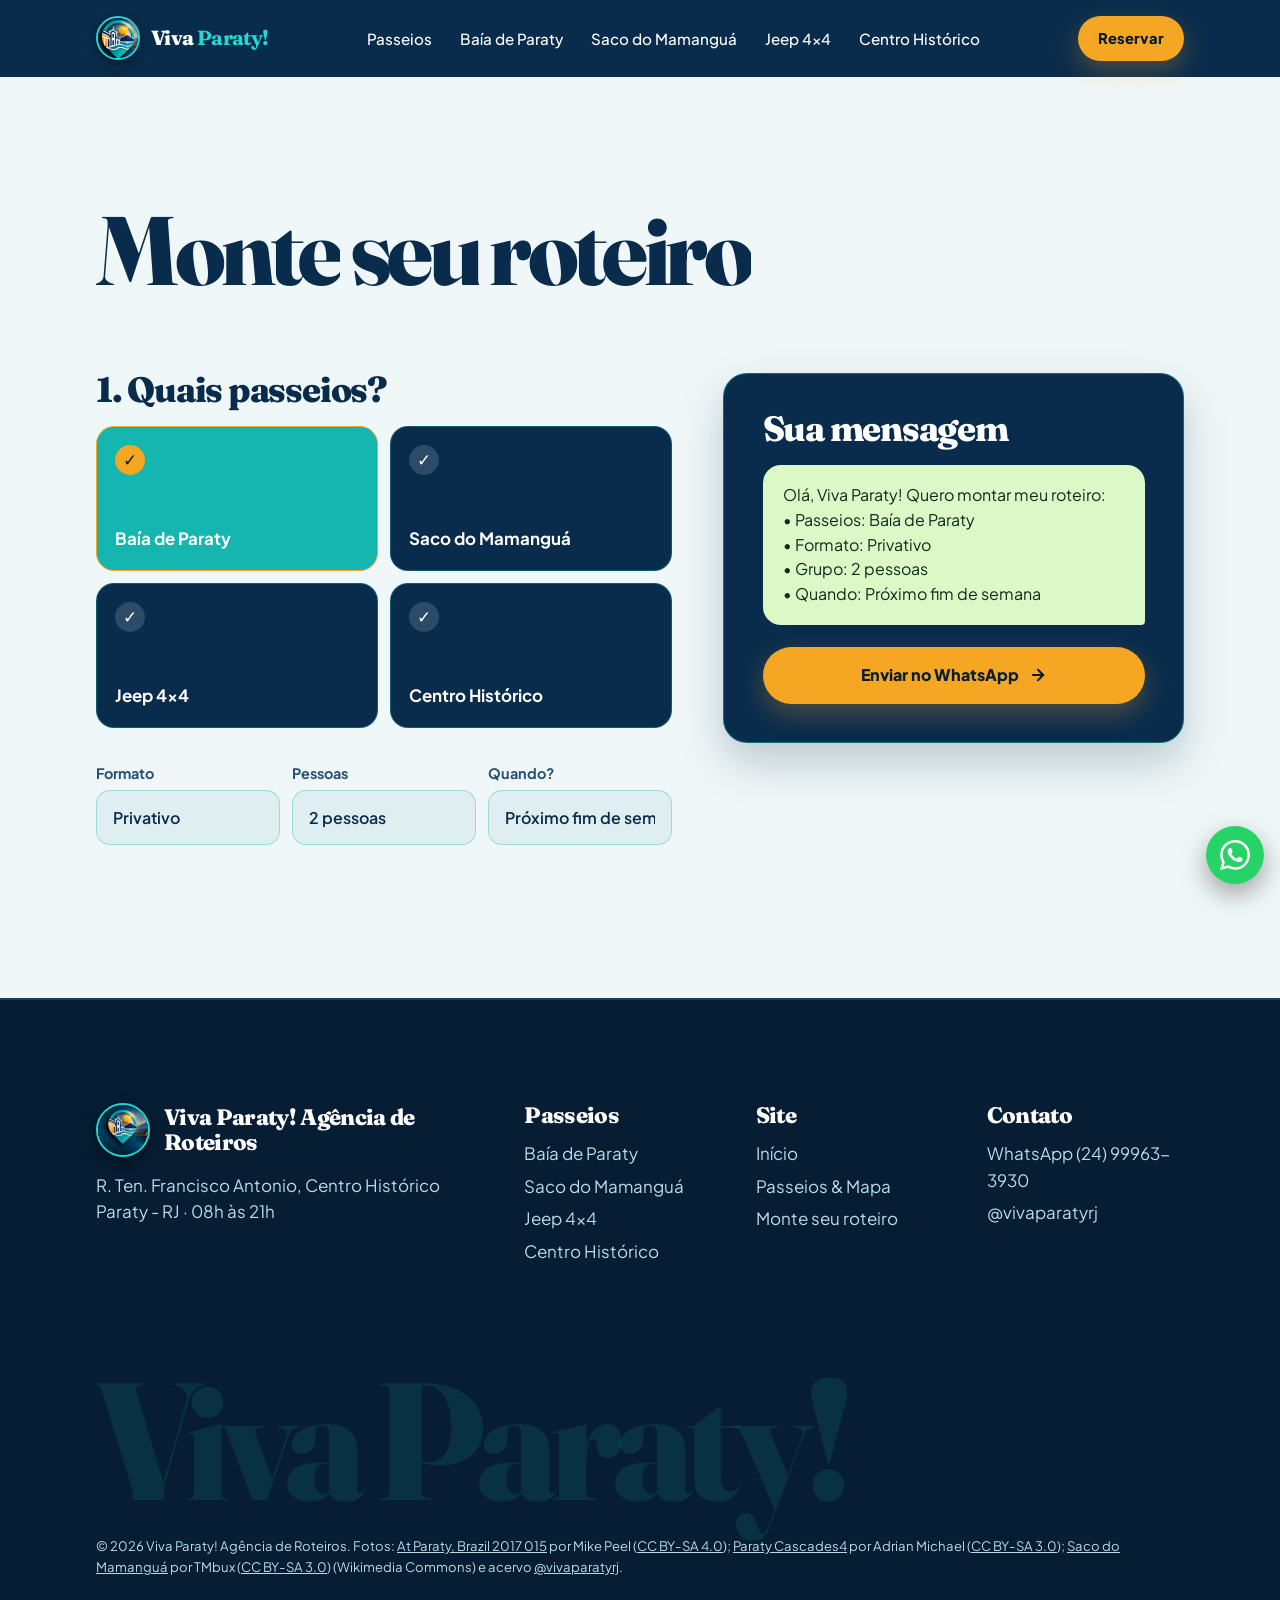
<file: monte-seu-roteiro.html>
<!DOCTYPE html>
<html lang="pt-BR">
<head>
<meta charset="UTF-8"><meta name="viewport" content="width=device-width,initial-scale=1,viewport-fit=cover">
<meta name="theme-color" content="#062134">
<title>Monte seu roteiro | Viva Paraty!</title>
<meta name="description" content="Escolha os passeios, o formato e o grupo e envie seu roteiro pronto para o WhatsApp da Viva Paraty, em Paraty, RJ.">
<meta name="robots" content="index, follow, max-image-preview:large">
<link rel="canonical" href="https://viva-paraty.vercel.app/monte-seu-roteiro.html">
<meta name="geo.region" content="BR-RJ"><meta name="geo.placename" content="Paraty - RJ"><meta name="geo.position" content="-23.2182665;-44.7140914">
<meta property="og:type" content="website"><meta property="og:locale" content="pt_BR"><meta property="og:site_name" content="Viva Paraty! Agência de Roteiros">
<meta property="og:title" content="Monte seu roteiro | Viva Paraty!"><meta property="og:description" content="Escolha os passeios, o formato e o grupo e envie seu roteiro pronto para o WhatsApp da Viva Paraty, em Paraty, RJ."><meta property="og:url" content="https://viva-paraty.vercel.app/monte-seu-roteiro.html">
<meta property="og:image" content="https://viva-paraty.vercel.app/img/og-viva-paraty.jpg"><meta property="og:image:width" content="1200"><meta property="og:image:height" content="630">
<meta name="twitter:card" content="summary_large_image">
<link rel="icon" type="image/svg+xml" href="img/favicon.svg"><link rel="apple-touch-icon" href="img/apple-touch-icon.png"><link rel="manifest" href="site.webmanifest">

<link rel="preconnect" href="https://fonts.googleapis.com"><link rel="preconnect" href="https://fonts.gstatic.com" crossorigin>
<link href="https://fonts.googleapis.com/css2?family=Fraunces:opsz,wght@9..144,600;9..144,800&family=Plus+Jakarta+Sans:wght@400;500;700&display=swap" rel="stylesheet">
<script>document.documentElement.classList.add('js')</script>
<link rel="stylesheet" href="css/site.css">

</head><body class="plain">
<div class="curtain" aria-hidden="true"><img src="img/logo-pin-viva-paraty.webp" alt="" width="88" height="88"></div>
<header class="hdr" id="hdr">
  <a href="index.html" class="brand" aria-label="Viva Paraty! início"><img src="img/logo-pin-viva-paraty.webp" alt="Logo Viva Paraty!" width="44" height="44"><span>Viva <b>Paraty!</b></span></a>
  <nav class="links" aria-label="Principal"><a href="roteiros.html">Passeios</a><a href="baia-de-paraty.html">Baía de Paraty</a><a href="saco-do-mamangua.html">Saco do Mamanguá</a><a href="jeep-cachoeiras.html">Jeep 4x4</a><a href="centro-historico.html">Centro Histórico</a></nav>
  <a href="monte-seu-roteiro.html" class="btn hcta">Reservar</a>
  <button class="burger" aria-label="Abrir menu" aria-expanded="false"><i></i><i></i><i></i></button>
</header>
<nav class="menu" aria-label="Menu"><a href="index.html" style="--i:0">Início</a><a href="roteiros.html" style="--i:1">Passeios & Mapa</a><a href="baia-de-paraty.html" style="--i:2">Baía de Paraty</a><a href="saco-do-mamangua.html" style="--i:3">Saco do Mamanguá</a><a href="jeep-cachoeiras.html" style="--i:4">Jeep 4x4</a><a href="centro-historico.html" style="--i:5">Centro Histórico</a><a href="monte-seu-roteiro.html" style="--i:6">Monte seu roteiro</a></nav>
<main id="topo"><section class="sec" style="padding-top:clamp(130px,16vw,220px)"><div class="wrap">
  <h1 class="h-xl" data-split style="margin-bottom:clamp(34px,6vw,80px)">Monte seu roteiro</h1>
  <div class="pl"><div><h2>1. Quais passeios?</h2><div class="tiles"><button type="button" class="tile" data-slug="baia-de-paraty" data-name="Baía de Paraty"><i>✓</i><span>Baía de Paraty</span></button><button type="button" class="tile" data-slug="mamangua" data-name="Saco do Mamanguá"><i>✓</i><span>Saco do Mamanguá</span></button><button type="button" class="tile" data-slug="jeep" data-name="Jeep 4x4"><i>✓</i><span>Jeep 4x4</span></button><button type="button" class="tile" data-slug="centro" data-name="Centro Histórico"><i>✓</i><span>Centro Histórico</span></button></div>
    <div class="fields"><label class="field">Formato<select id="fmt"><option>Privativo</option><option>Compartilhado (11h)</option><option>Quero comparar</option></select></label>
    <label class="field">Pessoas<select id="ppl"><option>2 pessoas</option><option>3 a 4 pessoas</option><option>5 a 8 pessoas</option><option>Mais de 8</option><option>1 pessoa</option></select></label>
    <label class="field">Quando?<input id="when" type="text" value="Próximo fim de semana"></label></div></div>
  <aside class="pl-side" aria-label="Mensagem para o WhatsApp"><h2>Sua mensagem</h2><div class="bubble" id="bubble" aria-live="polite"></div>
    <a id="send" class="btn" href="https://wa.me/5524999633930?text=Ol%C3%A1%2C%20Viva%20Paraty%21%20Quero%20montar%20meu%20roteiro." target="_blank" rel="noopener">Enviar no WhatsApp <svg viewBox="0 0 24 24" fill="none" stroke="currentColor" stroke-width="2.6" stroke-linecap="round" stroke-linejoin="round" aria-hidden="true"><line x1="5" y1="12" x2="19" y2="12"/><polyline points="12 5 19 12 12 19"/></svg></a></aside></div></div></section></main>
<footer class="ftr">
  <div class="ftr-g">
    <div><div class="ftr-brand"><img src="img/logo-viva-paraty-oficial.webp" alt="Logo Viva Paraty!" width="54" height="54" loading="lazy"><h4>Viva Paraty! Agência de Roteiros</h4></div><a href="https://www.google.com/maps/search/?api=1&query=-23.2182665,-44.7140914" target="_blank" rel="noopener">R. Ten. Francisco Antonio, Centro Histórico<br>Paraty - RJ · 08h às 21h</a></div>
    <div><h4>Passeios</h4><a href="baia-de-paraty.html">Baía de Paraty</a><a href="saco-do-mamangua.html">Saco do Mamanguá</a><a href="jeep-cachoeiras.html">Jeep 4x4</a><a href="centro-historico.html">Centro Histórico</a></div>
    <div><h4>Site</h4><a href="index.html">Início</a><a href="roteiros.html">Passeios &amp; Mapa</a><a href="monte-seu-roteiro.html">Monte seu roteiro</a></div>
    <div><h4>Contato</h4><a href="https://wa.me/5524999633930" target="_blank" rel="noopener">WhatsApp (24) 99963-3930</a><a href="https://www.instagram.com/vivaparatyrj/" target="_blank" rel="noopener">@vivaparatyrj</a></div>
  </div>
  <div class="ftr-big" aria-hidden="true">Viva Paraty!</div>
  <small>© 2026 Viva Paraty! Agência de Roteiros. Fotos: <a href="https://commons.wikimedia.org/wiki/File:At_Paraty,_Brazil_2017_015.jpg" rel="noopener">At Paraty, Brazil 2017 015</a> por Mike Peel (<a href="https://creativecommons.org/licenses/by-sa/4.0" rel="noopener">CC BY-SA 4.0</a>); <a href="https://commons.wikimedia.org/wiki/File:Paraty_Cascades4.jpg" rel="noopener">Paraty Cascades4</a> por Adrian Michael (<a href="https://creativecommons.org/licenses/by-sa/3.0" rel="noopener">CC BY-SA 3.0</a>); <a href="https://commons.wikimedia.org/wiki/File:Saco_do_Mamangu%C3%A1_-_panoramio.jpg" rel="noopener">Saco do Mamanguá</a> por TMbux (<a href="https://creativecommons.org/licenses/by-sa/3.0" rel="noopener">CC BY-SA 3.0</a>) (Wikimedia Commons) e acervo <a href="https://www.instagram.com/vivaparatyrj/" rel="noopener">@vivaparatyrj</a>.</small>
</footer>
<a class="wa" href="https://wa.me/5524999633930?text=Ol%C3%A1%2C%20Viva%20Paraty%21%20Vim%20pelo%20site%20e%20quero%20conhecer%20os%20passeios." target="_blank" rel="noopener" aria-label="Falar no WhatsApp"><svg viewBox="0 0 24 24" aria-hidden="true"><path d="M20.52 3.48A11.82 11.82 0 0 0 12.06 0C5.5 0 .16 5.34.16 11.9c0 2.1.55 4.15 1.6 5.95L0 24l6.33-1.66a11.86 11.86 0 0 0 5.73 1.46h.01c6.55 0 11.89-5.34 11.89-11.9 0-3.18-1.24-6.17-3.44-8.42zM12.07 21.8h-.01a9.87 9.87 0 0 1-5.03-1.38l-.36-.21-3.76.98 1-3.66-.24-.38a9.85 9.85 0 0 1-1.51-5.25c0-5.45 4.44-9.89 9.9-9.89 2.64 0 5.13 1.03 7 2.9a9.83 9.83 0 0 1 2.9 7c0 5.46-4.44 9.89-9.89 9.89zm5.43-7.41c-.3-.15-1.76-.87-2.03-.97-.27-.1-.47-.15-.67.15-.2.3-.77.97-.94 1.16-.17.2-.35.22-.64.07-.3-.15-1.25-.46-2.39-1.48-.88-.79-1.48-1.76-1.65-2.06-.17-.3-.02-.46.13-.6.13-.14.3-.35.45-.52.15-.17.2-.3.3-.5.1-.2.05-.37-.02-.52-.08-.15-.67-1.62-.92-2.21-.24-.58-.49-.5-.67-.51h-.57c-.2 0-.52.07-.79.37-.27.3-1.04 1.02-1.04 2.48s1.07 2.88 1.21 3.08c.15.2 2.1 3.2 5.08 4.49.71.31 1.26.49 1.69.63.71.23 1.36.2 1.87.12.57-.09 1.76-.72 2.01-1.41.25-.7.25-1.29.17-1.41-.07-.13-.27-.2-.57-.35z"/></svg></a>
<script src="js/site.js" defer></script>
</body></html>
</file>
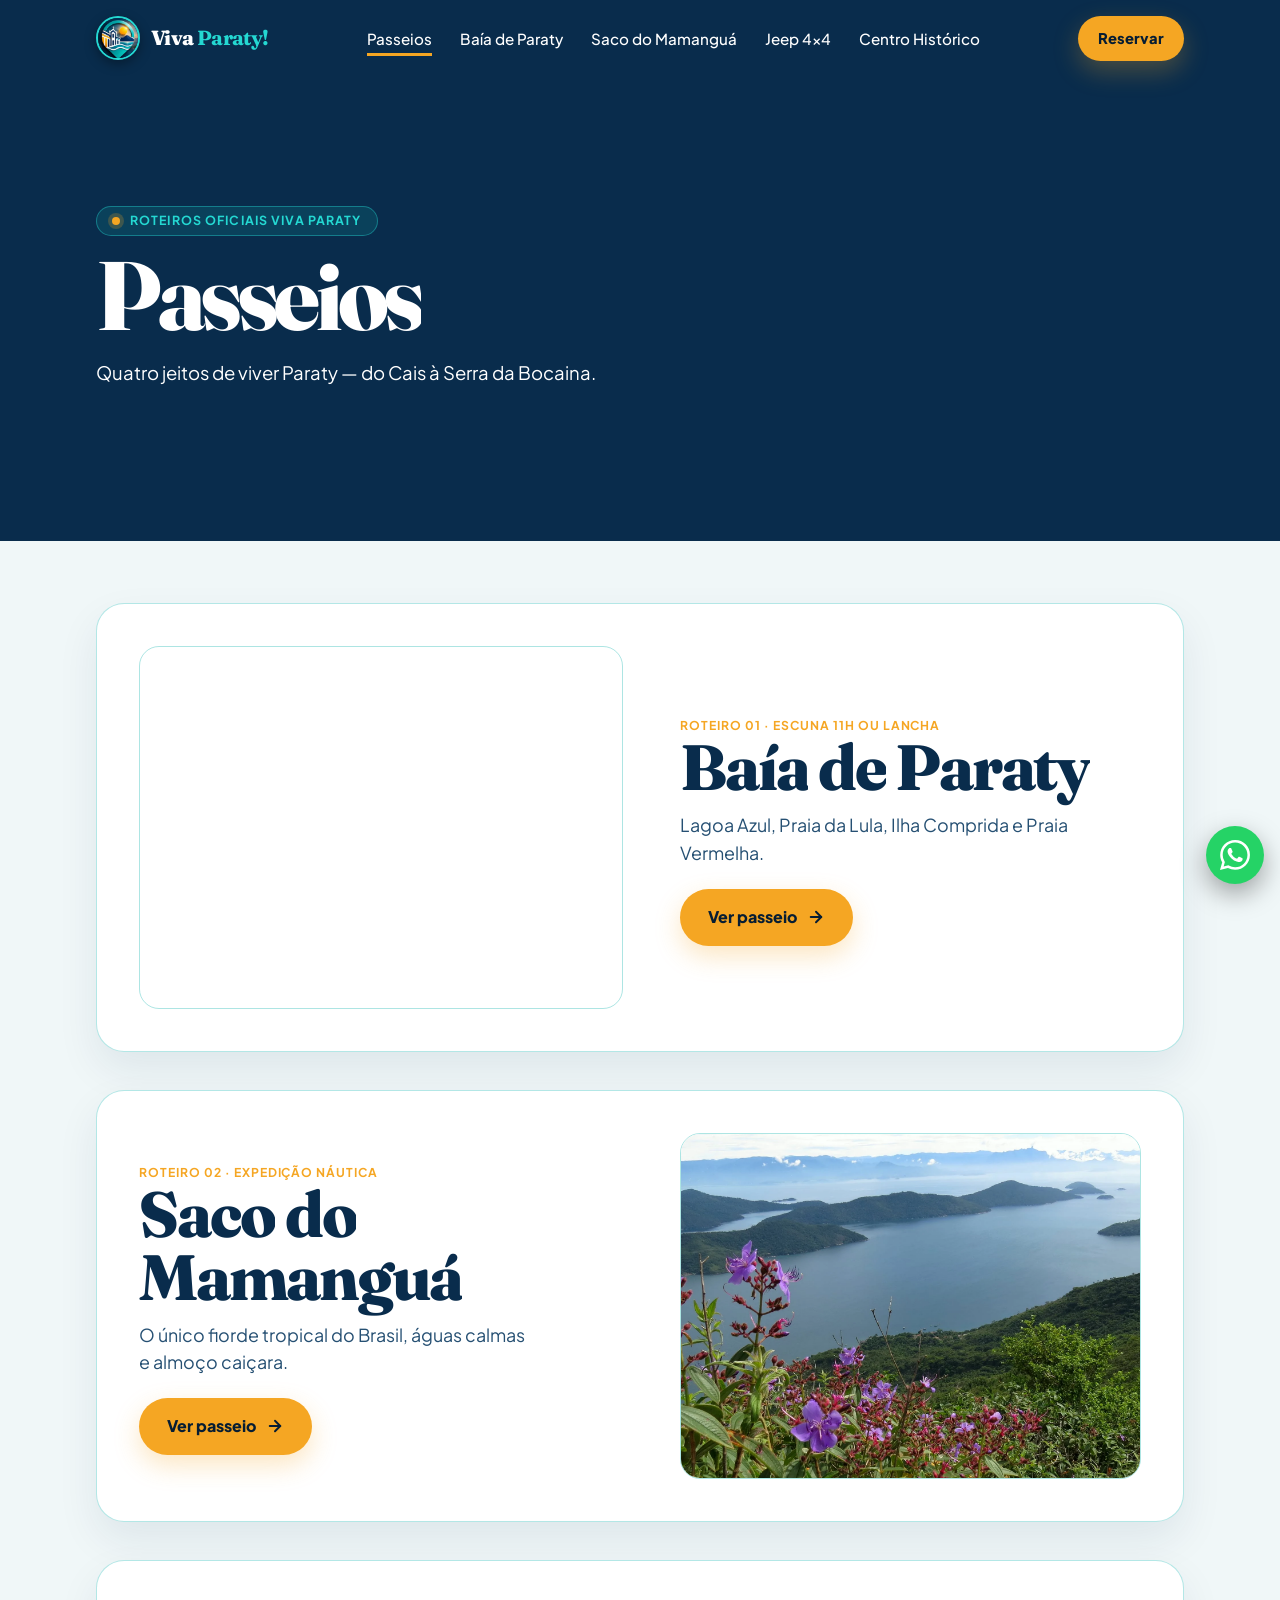
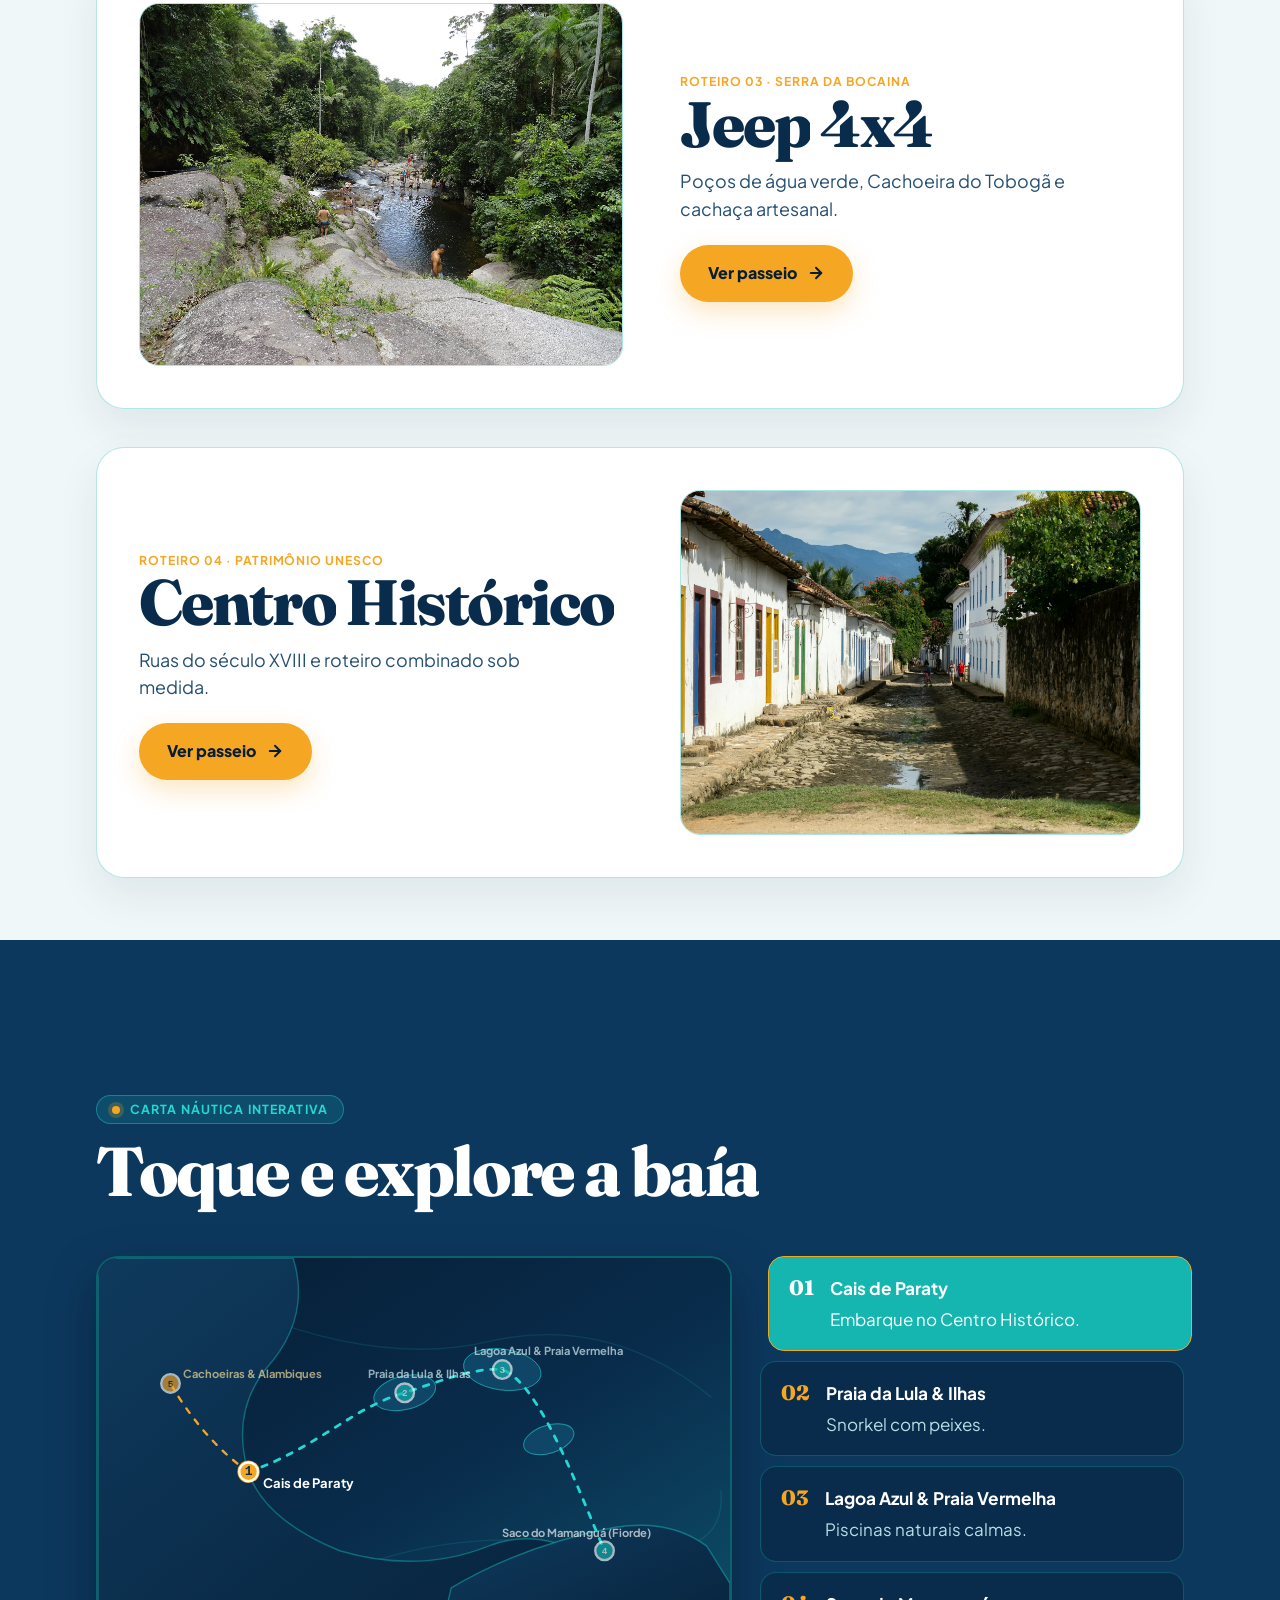
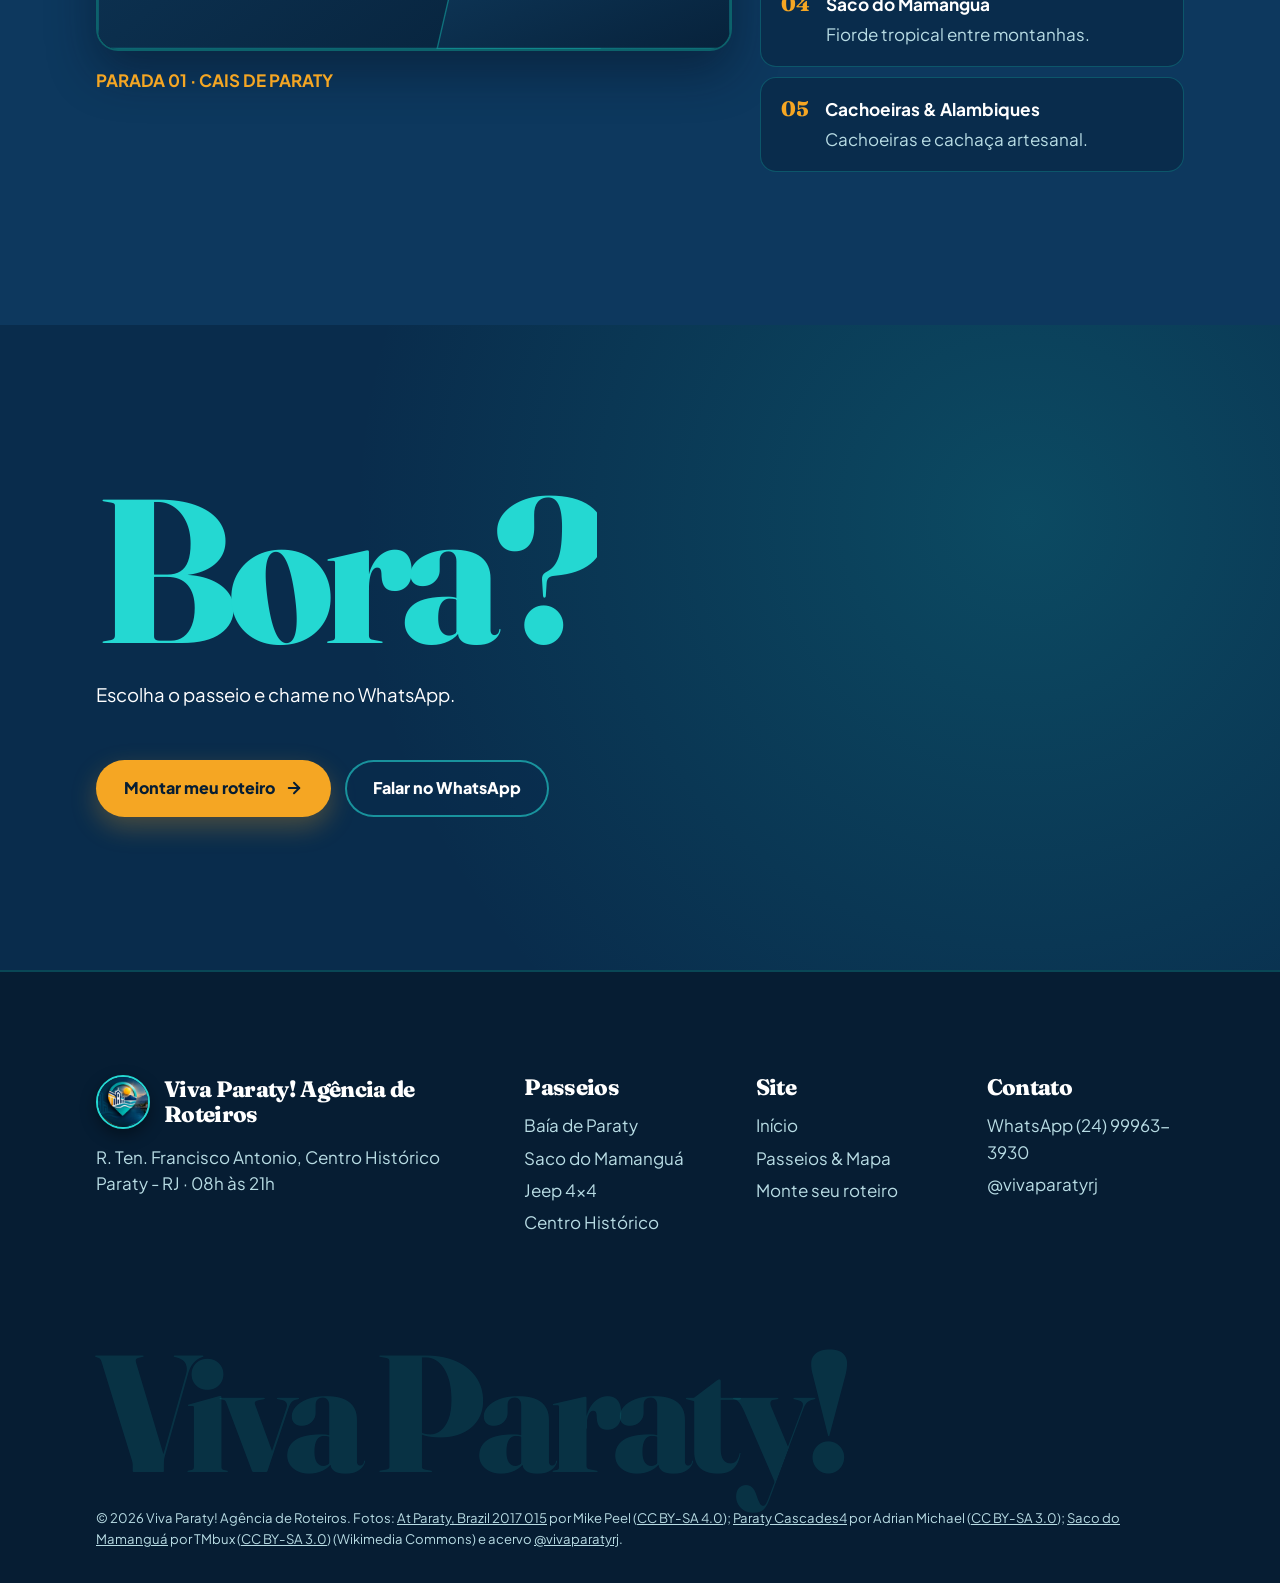
<file: roteiros.html>
<!DOCTYPE html>
<html lang="pt-BR">
<head>
<meta charset="UTF-8"><meta name="viewport" content="width=device-width,initial-scale=1,viewport-fit=cover">
<meta name="theme-color" content="#092C4C">
<title>Passeios & Mapa da Baía | Viva Paraty!</title>
<meta name="description" content="Todos os passeios da Viva Paraty em Paraty, RJ e o mapa interativo da baía: Cais, Praia da Lula, Lagoa Azul, Saco do Mamanguá e Serra da Bocaina.">
<meta name="robots" content="index, follow, max-image-preview:large">
<link rel="canonical" href="https://viva-paraty.vercel.app/roteiros.html">
<meta name="geo.region" content="BR-RJ"><meta name="geo.placename" content="Paraty - RJ"><meta name="geo.position" content="-23.2182665;-44.7140914">
<meta property="og:type" content="website"><meta property="og:locale" content="pt_BR"><meta property="og:site_name" content="Viva Paraty! Agência de Roteiros">
<meta property="og:title" content="Passeios & Mapa da Baía | Viva Paraty!"><meta property="og:description" content="Todos os passeios da Viva Paraty em Paraty, RJ e o mapa interativo da baía: Cais, Praia da Lula, Lagoa Azul, Saco do Mamanguá e Serra da Bocaina."><meta property="og:url" content="https://viva-paraty.vercel.app/roteiros.html">
<meta property="og:image" content="https://viva-paraty.vercel.app/img/og-viva-paraty.jpg"><meta property="og:image:width" content="1200"><meta property="og:image:height" content="630">
<meta name="twitter:card" content="summary_large_image">
<link rel="icon" type="image/svg+xml" href="img/favicon.svg"><link rel="apple-touch-icon" href="img/apple-touch-icon.png"><link rel="manifest" href="site.webmanifest">
<link rel="preconnect" href="https://fonts.googleapis.com"><link rel="preconnect" href="https://fonts.gstatic.com" crossorigin>
<link href="https://fonts.googleapis.com/css2?family=Fraunces:opsz,wght@9..144,600;9..144,800&family=Plus+Jakarta+Sans:wght@400;500;700&display=swap" rel="stylesheet">
<script>document.documentElement.classList.add('js')</script>
<link rel="stylesheet" href="css/site.css">
</head><body>
<div class="curtain" aria-hidden="true"><img src="img/logo-pin-viva-paraty.webp" alt="" width="88" height="88"></div>
<header class="hdr" id="hdr">
  <a href="index.html" class="brand" aria-label="Viva Paraty! início"><img src="img/logo-pin-viva-paraty.webp" alt="Logo Viva Paraty!" width="44" height="44"><span>Viva <b>Paraty!</b></span></a>
  <nav class="links" aria-label="Principal"><a href="roteiros.html" aria-current="page">Passeios</a><a href="baia-de-paraty.html">Baía de Paraty</a><a href="saco-do-mamangua.html">Saco do Mamanguá</a><a href="jeep-cachoeiras.html">Jeep 4x4</a><a href="centro-historico.html">Centro Histórico</a></nav>
  <a href="monte-seu-roteiro.html" class="btn hcta">Reservar</a>
  <button class="burger" aria-label="Abrir menu" aria-expanded="false"><i></i><i></i><i></i></button>
</header>
<nav class="menu" aria-label="Menu"><a href="index.html" style="--i:0">Início</a><a href="roteiros.html" style="--i:1">Passeios & Mapa</a><a href="baia-de-paraty.html" style="--i:2">Baía de Paraty</a><a href="saco-do-mamangua.html" style="--i:3">Saco do Mamanguá</a><a href="jeep-cachoeiras.html" style="--i:4">Jeep 4x4</a><a href="centro-historico.html" style="--i:5">Centro Histórico</a><a href="monte-seu-roteiro.html" style="--i:6">Monte seu roteiro</a></nav>
<main id="topo"><section class="sec dark" style="padding-top:clamp(130px,16vw,210px)"><div class="wrap"><span class="eyebrow" data-r><i class="eyebrow-dot"></i> Roteiros Oficiais Viva Paraty</span><h1 class="h-xl" data-split style="margin-top:14px">Passeios</h1><p class="lead" data-r style="margin-top:18px">Quatro jeitos de viver Paraty — do Cais à Serra da Bocaina.</p></div></section><section class="wrap" style="padding-block:24px"><div class="row"><div class="row-img" data-r="zoom"><picture><source media="(max-width:768px)" srcset="img/roteiro-lagoa-azul-ilhas-m.webp" type="image/webp"><source media="(min-width:769px)" srcset="img/roteiro-lagoa-azul-ilhas.webp" type="image/webp"><img src="img/roteiro-lagoa-azul-ilhas.jpg" alt="Águas verde-esmeralda da Lagoa Azul e Praia da Lula na Baía de Paraty" loading="lazy" decoding="async"></picture></div><div><span class="panel-kicker">Roteiro 01 · Escuna 11h ou Lancha</span><h2 data-split>Baía de Paraty</h2><p data-r>Lagoa Azul, Praia da Lula, Ilha Comprida e Praia Vermelha.</p><a class="btn" data-r href="baia-de-paraty.html">Ver passeio <svg viewBox="0 0 24 24" fill="none" stroke="currentColor" stroke-width="2.6" stroke-linecap="round" stroke-linejoin="round" aria-hidden="true"><line x1="5" y1="12" x2="19" y2="12"/><polyline points="12 5 19 12 12 19"/></svg></a></div></div><div class="row"><div class="row-img" data-r="zoom"><picture><source media="(max-width:768px)" srcset="img/roteiro-saco-do-mamangua-m.webp" type="image/webp"><source media="(min-width:769px)" srcset="img/roteiro-saco-do-mamangua.webp" type="image/webp"><img src="img/roteiro-saco-do-mamangua.jpg" alt="Vista do Saco do Mamanguá, único fiorde tropical do Brasil" loading="lazy" decoding="async"></picture></div><div><span class="panel-kicker">Roteiro 02 · Expedição Náutica</span><h2 data-split>Saco do Mamanguá</h2><p data-r>O único fiorde tropical do Brasil, águas calmas e almoço caiçara.</p><a class="btn" data-r href="saco-do-mamangua.html">Ver passeio <svg viewBox="0 0 24 24" fill="none" stroke="currentColor" stroke-width="2.6" stroke-linecap="round" stroke-linejoin="round" aria-hidden="true"><line x1="5" y1="12" x2="19" y2="12"/><polyline points="12 5 19 12 12 19"/></svg></a></div></div><div class="row"><div class="row-img" data-r="zoom"><picture><source media="(max-width:768px)" srcset="img/roteiro-cachoeiras-alambiques-m.webp" type="image/webp"><source media="(min-width:769px)" srcset="img/roteiro-cachoeiras-alambiques.webp" type="image/webp"><img src="img/roteiro-cachoeiras-alambiques.jpg" alt="Cachoeira cercada pela Mata Atlântica na Serra da Bocaina" loading="lazy" decoding="async"></picture></div><div><span class="panel-kicker">Roteiro 03 · Serra da Bocaina</span><h2 data-split>Jeep 4x4</h2><p data-r>Poços de água verde, Cachoeira do Tobogã e cachaça artesanal.</p><a class="btn" data-r href="jeep-cachoeiras.html">Ver passeio <svg viewBox="0 0 24 24" fill="none" stroke="currentColor" stroke-width="2.6" stroke-linecap="round" stroke-linejoin="round" aria-hidden="true"><line x1="5" y1="12" x2="19" y2="12"/><polyline points="12 5 19 12 12 19"/></svg></a></div></div><div class="row"><div class="row-img" data-r="zoom"><picture><source media="(max-width:768px)" srcset="img/roteiro-centro-historico-m.webp" type="image/webp"><source media="(min-width:769px)" srcset="img/roteiro-centro-historico.webp" type="image/webp"><img src="img/roteiro-centro-historico.jpg" alt="Casario colonial com portas coloridas no Centro Histórico de Paraty" loading="lazy" decoding="async"></picture></div><div><span class="panel-kicker">Roteiro 04 · Patrimônio UNESCO</span><h2 data-split>Centro Histórico</h2><p data-r>Ruas do século XVIII e roteiro combinado sob medida.</p><a class="btn" data-r href="centro-historico.html">Ver passeio <svg viewBox="0 0 24 24" fill="none" stroke="currentColor" stroke-width="2.6" stroke-linecap="round" stroke-linejoin="round" aria-hidden="true"><line x1="5" y1="12" x2="19" y2="12"/><polyline points="12 5 19 12 12 19"/></svg></a></div></div></section><section class="sec dark2"><div class="wrap"><span class="eyebrow" data-r><i class="eyebrow-dot"></i> Carta Náutica Interativa</span><h2 class="h-l" data-split style="margin:14px 0 clamp(26px,4vw,50px)">Toque e explore a baía</h2>
  <div class="map"><div data-r><svg class="bay-svg" viewBox="0 0 680 420" role="img" aria-label="Mapa ilustrado das paradas de passeio em Paraty nas cores da Viva Paraty">
              <defs>
                <linearGradient id="seaGrad" x1="0%" y1="0%" x2="100%" y2="100%">
                  <stop offset="0%" stop-color="#061D33"/>
                  <stop offset="55%" stop-color="#092C4C"/>
                  <stop offset="100%" stop-color="#0D4F68"/>
                </linearGradient>
                <linearGradient id="landGrad" x1="0%" y1="0%" x2="100%" y2="100%">
                  <stop offset="0%" stop-color="#0F3A5D"/>
                  <stop offset="100%" stop-color="#07223B"/>
                </linearGradient>
              </defs>
              <rect width="680" height="420" rx="14" fill="url(#seaGrad)" />
              <path d="M 120 40 Q 290 120 420 90 T 660 150" fill="none" stroke="rgba(36,216,210,0.12)" stroke-width="1.5"/>
              <path d="M 160 390 Q 340 280 510 310 T 670 250" fill="none" stroke="rgba(36,216,210,0.12)" stroke-width="1.5"/>
              <path d="M 0 0 L 210 0 Q 230 65 180 120 Q 145 165 160 225 Q 175 280 260 315 Q 345 340 420 310 Q 470 290 525 320 L 540 420 L 0 420 Z" fill="url(#landGrad)" stroke="#15B5B0" stroke-opacity="0.45" stroke-width="1.5"/>
              <path d="M 380 355 Q 455 310 555 290 Q 615 280 655 310 L 680 350 L 680 420 L 365 420 Z" fill="url(#landGrad)" stroke="#15B5B0" stroke-opacity="0.5" stroke-width="1.5"/>
              <ellipse cx="330" cy="145" rx="34" ry="18" transform="rotate(-14 330 145)" fill="#0F4667" stroke="#24D8D2" stroke-opacity="0.6"/>
              <ellipse cx="435" cy="120" rx="42" ry="22" transform="rotate(8 435 120)" fill="#0F4667" stroke="#24D8D2" stroke-opacity="0.6"/>
              <ellipse cx="485" cy="195" rx="28" ry="15" transform="rotate(-18 485 195)" fill="#0F4667" stroke="#24D8D2" stroke-opacity="0.6"/>
              <path class="map-route-path" d="M 162 230 C 235 205, 275 160, 330 145 C 375 130, 405 118, 435 120 C 475 135, 515 245, 545 315" fill="none" stroke="#24D8D2" stroke-width="3" stroke-linecap="round"/>
              <path class="map-route-path" d="M 162 230 C 125 205, 95 165, 78 135" fill="none" stroke="#F5A623" stroke-width="2.5" stroke-linecap="round"/>
              <g class="map-pin-group" data-pin="0" transform="translate(162, 230)">
                <circle class="pulse" cx="0" cy="0" r="12" fill="#F5A623"/>
                <circle cx="0" cy="0" r="10" fill="#F5A623" stroke="#FFFFFF" stroke-width="2.5"/>
                <text x="0" y="4" text-anchor="middle" fill="#092C4C" font-size="10" font-weight="800" font-family="monospace">1</text>
                <text x="16" y="18" fill="#FFFFFF" font-size="12" font-weight="700">Cais de Paraty</text>
              </g>
              <g class="map-pin-group" data-pin="1" transform="translate(330, 145)">
                <circle cx="0" cy="0" r="10" fill="#15B5B0" stroke="#FFFFFF" stroke-width="2.5"/>
                <text x="0" y="4" text-anchor="middle" fill="#FFFFFF" font-size="10" font-weight="800" font-family="monospace">2</text>
                <text x="-40" y="-16" fill="#E2FAFA" font-size="12" font-weight="700">Praia da Lula &amp; Ilhas</text>
              </g>
              <g class="map-pin-group" data-pin="2" transform="translate(435, 120)">
                <circle cx="0" cy="0" r="10" fill="#15B5B0" stroke="#FFFFFF" stroke-width="2.5"/>
                <text x="0" y="4" text-anchor="middle" fill="#FFFFFF" font-size="10" font-weight="800" font-family="monospace">3</text>
                <text x="-30" y="-16" fill="#E2FAFA" font-size="12" font-weight="700">Lagoa Azul &amp; Praia Vermelha</text>
              </g>
              <g class="map-pin-group" data-pin="3" transform="translate(545, 315)">
                <circle cx="0" cy="0" r="10" fill="#15B5B0" stroke="#FFFFFF" stroke-width="2.5"/>
                <text x="0" y="4" text-anchor="middle" fill="#FFFFFF" font-size="10" font-weight="800" font-family="monospace">4</text>
                <text x="-110" y="-15" fill="#FFFFFF" font-size="12" font-weight="700">Saco do Mamanguá (Fiorde)</text>
              </g>
              <g class="map-pin-group" data-pin="4" transform="translate(78, 135)">
                <circle cx="0" cy="0" r="10" fill="#F5A623" stroke="#FFFFFF" stroke-width="2.5"/>
                <text x="0" y="4" text-anchor="middle" fill="#092C4C" font-size="10" font-weight="800" font-family="monospace">5</text>
                <text x="14" y="-6" fill="#FFE39E" font-size="12" font-weight="700">Cachoeiras &amp; Alambiques</text>
              </g>
            </svg><p style="margin-top:10px;color:var(--mag);font-weight:700" id="mapCoord">PARADA 01 · CAIS DE PARATY</p></div><div class="mstops" data-r style="--i:2"><button type="button" class="mstop" data-stop="0" data-coord="PARADA 01 · CAIS DE PARATY"><b>01</b><strong>Cais de Paraty</strong><span>Embarque no Centro Histórico.</span></button><button type="button" class="mstop" data-stop="1" data-coord="PARADA 02 · PRAIA DA LULA"><b>02</b><strong>Praia da Lula & Ilhas</strong><span>Snorkel com peixes.</span></button><button type="button" class="mstop" data-stop="2" data-coord="PARADA 03 · LAGOA AZUL"><b>03</b><strong>Lagoa Azul & Praia Vermelha</strong><span>Piscinas naturais calmas.</span></button><button type="button" class="mstop" data-stop="3" data-coord="PARADA 04 · MAMANGUÁ"><b>04</b><strong>Saco do Mamanguá</strong><span>Fiorde tropical entre montanhas.</span></button><button type="button" class="mstop" data-stop="4" data-coord="PARADA 05 · SERRA DA BOCAINA"><b>05</b><strong>Cachoeiras & Alambiques</strong><span>Cachoeiras e cachaça artesanal.</span></button></div></div></div></section><section class="sec dark cta"><div class="wrap">
  <h2 data-split>Bora?</h2>
  <p class="lead" data-r style="margin-top:22px">Escolha o passeio e chame no WhatsApp.</p>
  <div class="cta-row" data-r><a class="btn" href="monte-seu-roteiro.html">Montar meu roteiro <svg viewBox="0 0 24 24" fill="none" stroke="currentColor" stroke-width="2.6" stroke-linecap="round" stroke-linejoin="round" aria-hidden="true"><line x1="5" y1="12" x2="19" y2="12"/><polyline points="12 5 19 12 12 19"/></svg></a>
  <a class="btn ghost" href="https://wa.me/5524999633930?text=Ol%C3%A1%2C%20Viva%20Paraty%21%20Vim%20pelo%20site." target="_blank" rel="noopener">Falar no WhatsApp</a></div></div></section></main>
<footer class="ftr">
  <div class="ftr-g">
    <div><div class="ftr-brand"><img src="img/logo-viva-paraty-oficial.webp" alt="Logo Viva Paraty!" width="54" height="54" loading="lazy"><h4>Viva Paraty! Agência de Roteiros</h4></div><a href="https://www.google.com/maps/search/?api=1&query=-23.2182665,-44.7140914" target="_blank" rel="noopener">R. Ten. Francisco Antonio, Centro Histórico<br>Paraty - RJ · 08h às 21h</a></div>
    <div><h4>Passeios</h4><a href="baia-de-paraty.html">Baía de Paraty</a><a href="saco-do-mamangua.html">Saco do Mamanguá</a><a href="jeep-cachoeiras.html">Jeep 4x4</a><a href="centro-historico.html">Centro Histórico</a></div>
    <div><h4>Site</h4><a href="index.html">Início</a><a href="roteiros.html">Passeios &amp; Mapa</a><a href="monte-seu-roteiro.html">Monte seu roteiro</a></div>
    <div><h4>Contato</h4><a href="https://wa.me/5524999633930" target="_blank" rel="noopener">WhatsApp (24) 99963-3930</a><a href="https://www.instagram.com/vivaparatyrj/" target="_blank" rel="noopener">@vivaparatyrj</a></div>
  </div>
  <div class="ftr-big" aria-hidden="true">Viva Paraty!</div>
  <small>© 2026 Viva Paraty! Agência de Roteiros. Fotos: <a href="https://commons.wikimedia.org/wiki/File:At_Paraty,_Brazil_2017_015.jpg" rel="noopener">At Paraty, Brazil 2017 015</a> por Mike Peel (<a href="https://creativecommons.org/licenses/by-sa/4.0" rel="noopener">CC BY-SA 4.0</a>); <a href="https://commons.wikimedia.org/wiki/File:Paraty_Cascades4.jpg" rel="noopener">Paraty Cascades4</a> por Adrian Michael (<a href="https://creativecommons.org/licenses/by-sa/3.0" rel="noopener">CC BY-SA 3.0</a>); <a href="https://commons.wikimedia.org/wiki/File:Saco_do_Mamangu%C3%A1_-_panoramio.jpg" rel="noopener">Saco do Mamanguá</a> por TMbux (<a href="https://creativecommons.org/licenses/by-sa/3.0" rel="noopener">CC BY-SA 3.0</a>) (Wikimedia Commons) e acervo <a href="https://www.instagram.com/vivaparatyrj/" rel="noopener">@vivaparatyrj</a>.</small>
</footer>
<a class="wa" href="https://wa.me/5524999633930?text=Ol%C3%A1%2C%20Viva%20Paraty%21%20Vim%20pelo%20site%20e%20quero%20conhecer%20os%20passeios." target="_blank" rel="noopener" aria-label="Falar no WhatsApp"><svg viewBox="0 0 24 24" aria-hidden="true"><path d="M20.52 3.48A11.82 11.82 0 0 0 12.06 0C5.5 0 .16 5.34.16 11.9c0 2.1.55 4.15 1.6 5.95L0 24l6.33-1.66a11.86 11.86 0 0 0 5.73 1.46h.01c6.55 0 11.89-5.34 11.89-11.9 0-3.18-1.24-6.17-3.44-8.42zM12.07 21.8h-.01a9.87 9.87 0 0 1-5.03-1.38l-.36-.21-3.76.98 1-3.66-.24-.38a9.85 9.85 0 0 1-1.51-5.25c0-5.45 4.44-9.89 9.9-9.89 2.64 0 5.13 1.03 7 2.9a9.83 9.83 0 0 1 2.9 7c0 5.46-4.44 9.89-9.89 9.89zm5.43-7.41c-.3-.15-1.76-.87-2.03-.97-.27-.1-.47-.15-.67.15-.2.3-.77.97-.94 1.16-.17.2-.35.22-.64.07-.3-.15-1.25-.46-2.39-1.48-.88-.79-1.48-1.76-1.65-2.06-.17-.3-.02-.46.13-.6.13-.14.3-.35.45-.52.15-.17.2-.3.3-.5.1-.2.05-.37-.02-.52-.08-.15-.67-1.62-.92-2.21-.24-.58-.49-.5-.67-.51h-.57c-.2 0-.52.07-.79.37-.27.3-1.04 1.02-1.04 2.48s1.07 2.88 1.21 3.08c.15.2 2.1 3.2 5.08 4.49.71.31 1.26.49 1.69.63.71.23 1.36.2 1.87.12.57-.09 1.76-.72 2.01-1.41.25-.7.25-1.29.17-1.41-.07-.13-.27-.2-.57-.35z"/></svg></a>
<script src="js/site.js" defer></script>
</body></html>
</file>
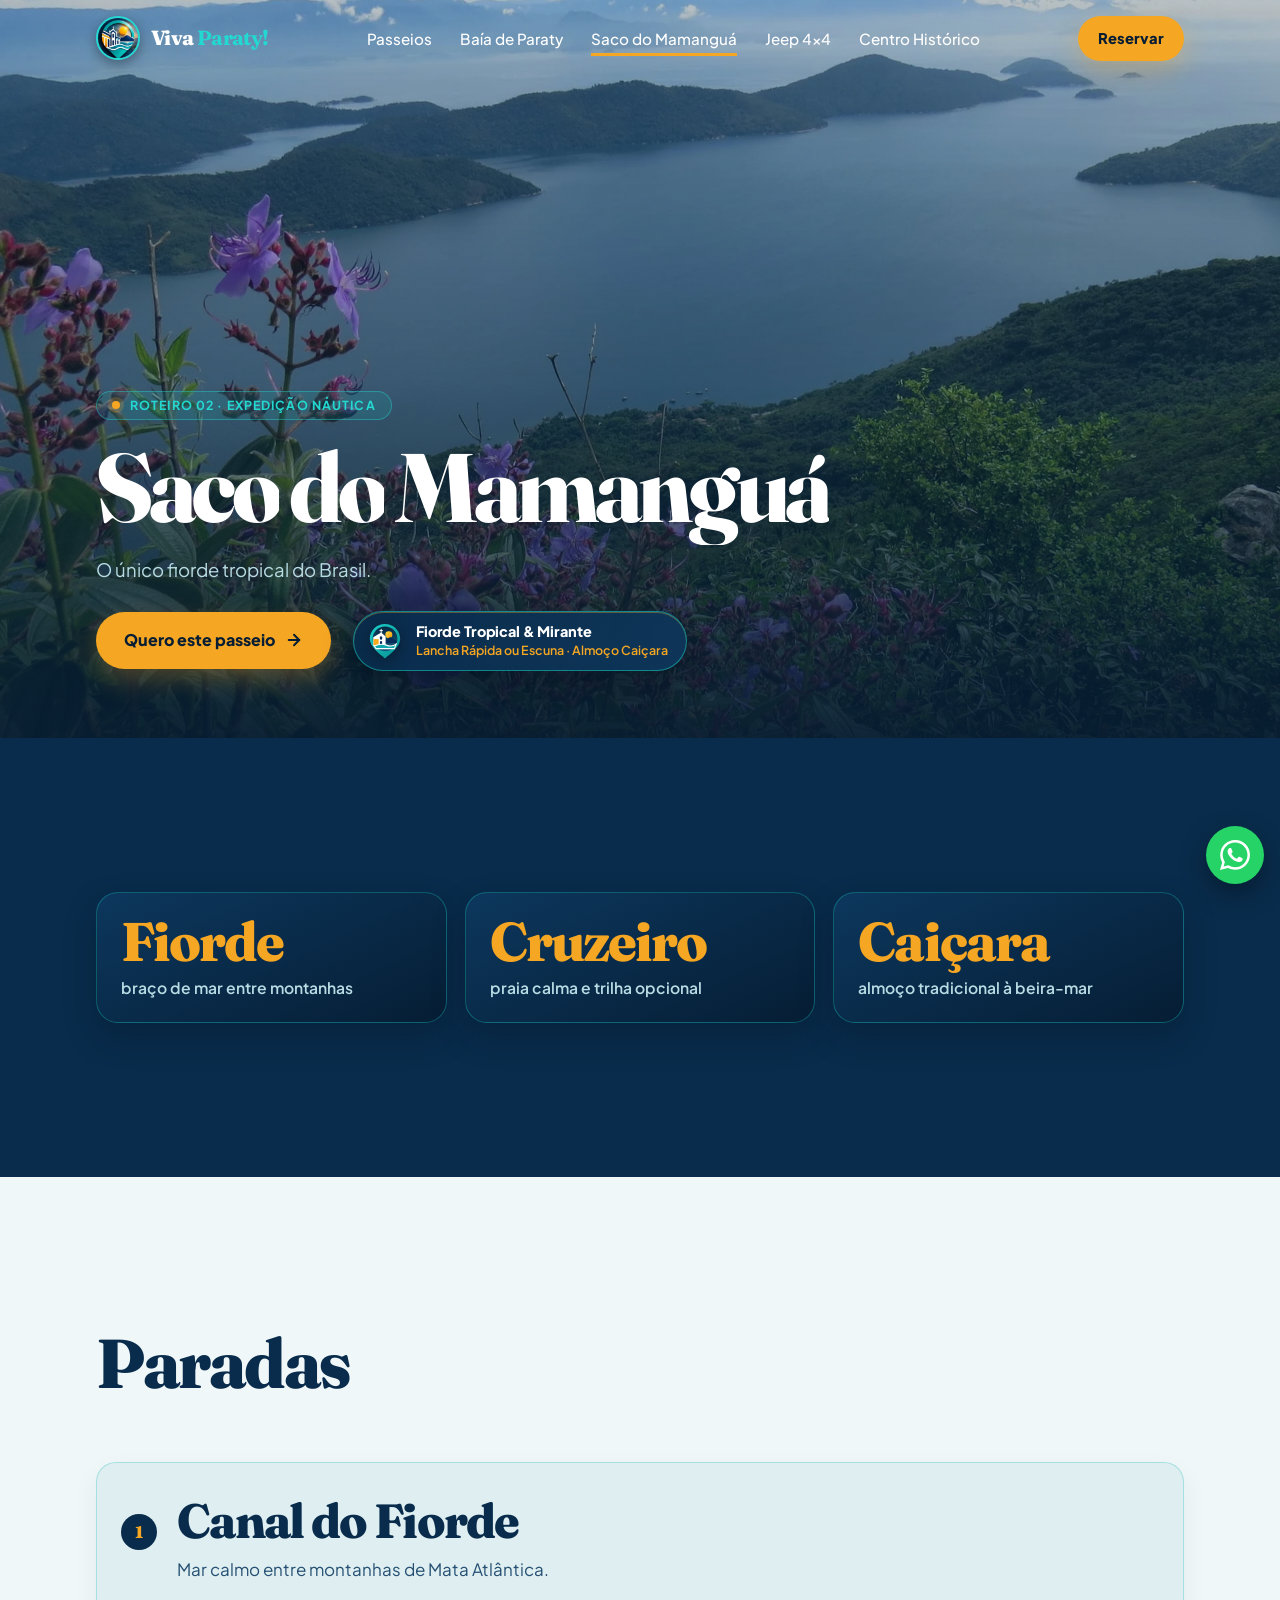
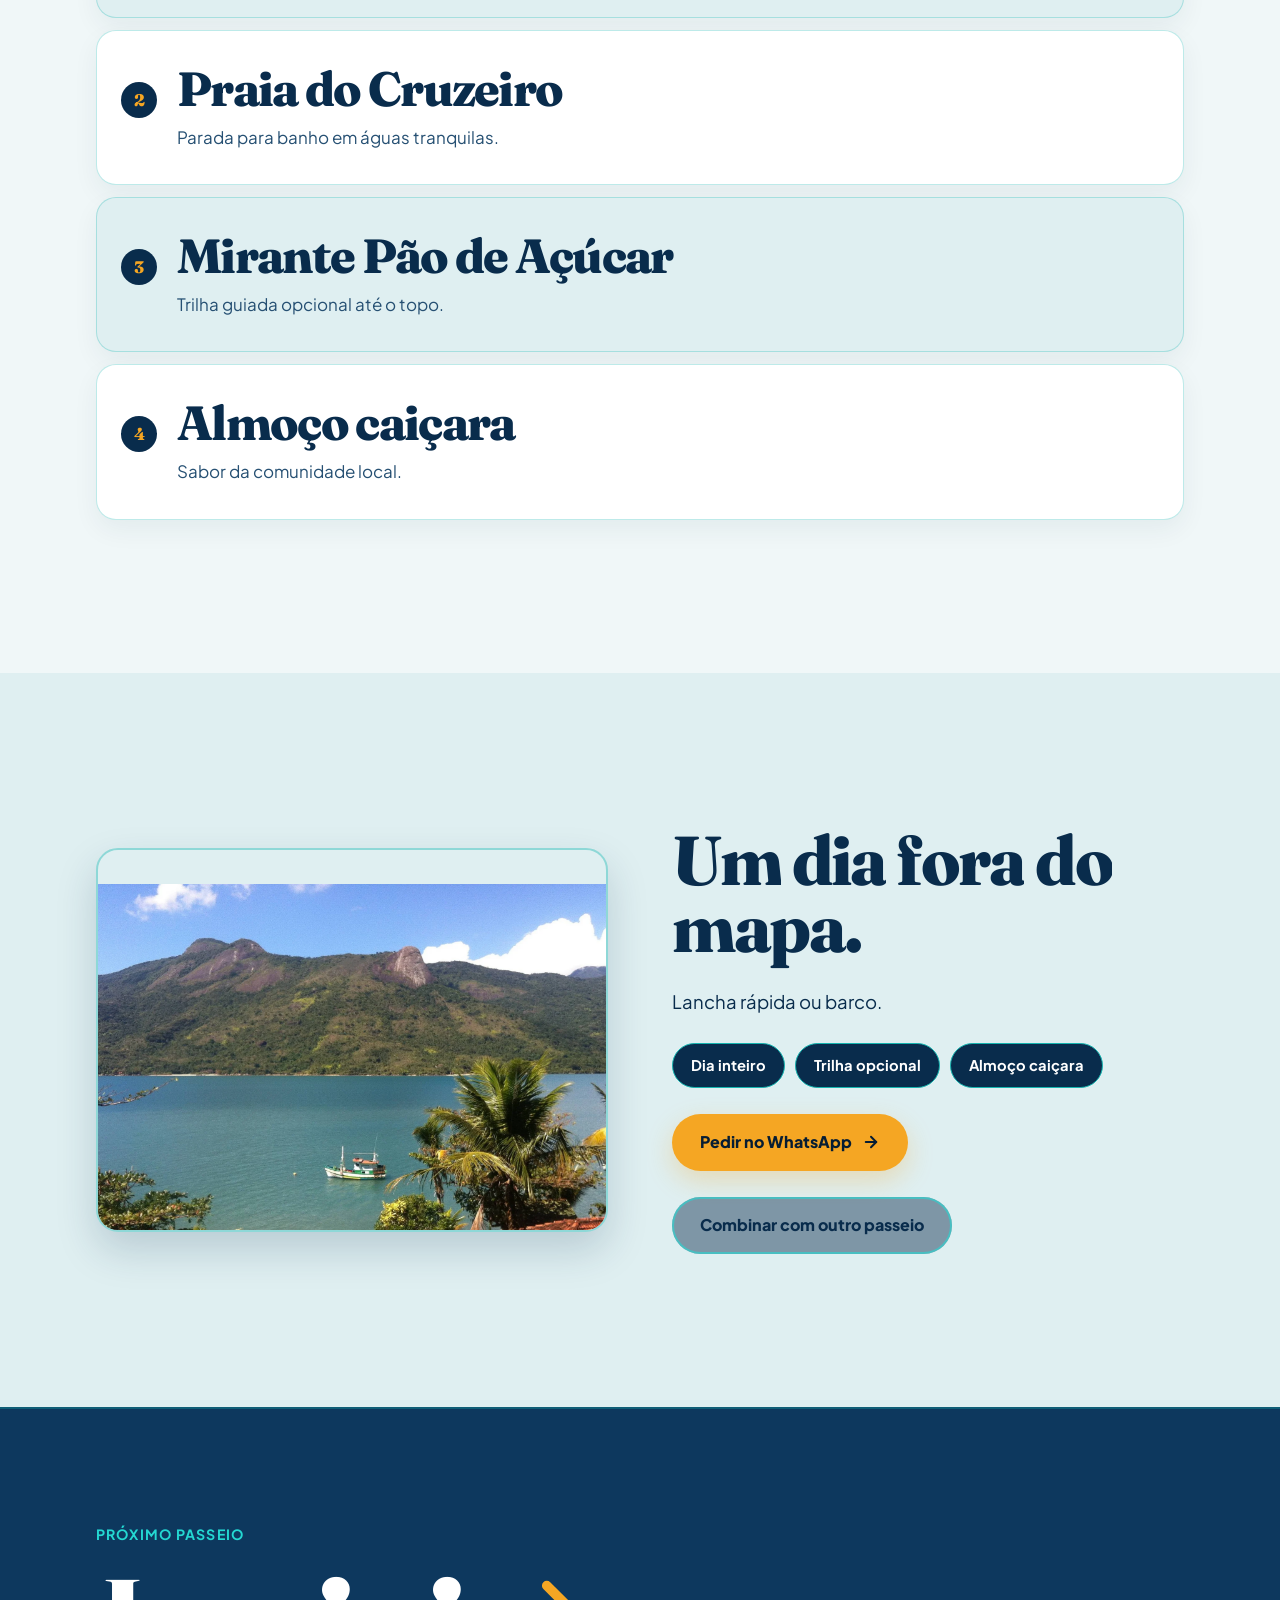
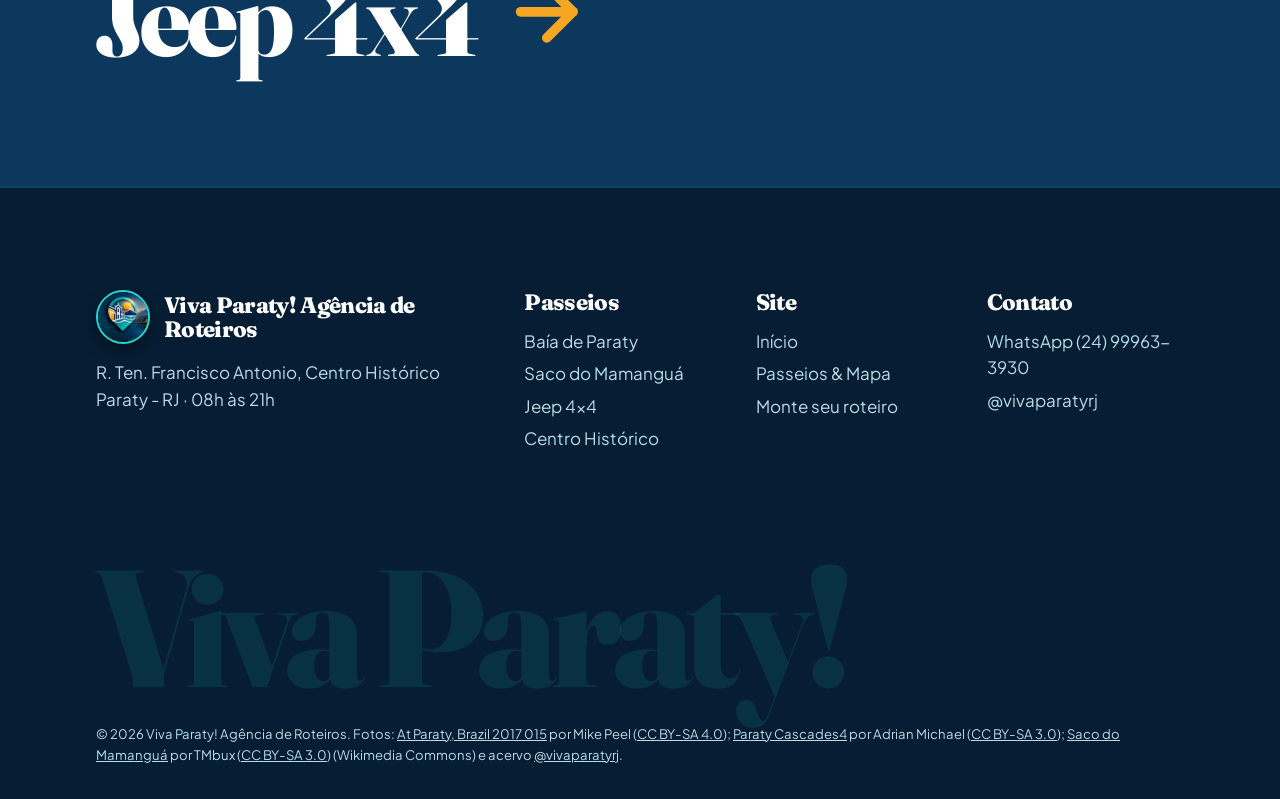
<file: saco-do-mamangua.html>
<!DOCTYPE html>
<html lang="pt-BR">
<head>
<meta charset="UTF-8"><meta name="viewport" content="width=device-width,initial-scale=1,viewport-fit=cover">
<meta name="theme-color" content="#092C4C">
<title>Saco do Mamanguá | Viva Paraty!</title>
<meta name="description" content="Passeio de 1 dia ao Saco do Mamanguá, o único fiorde tropical do Brasil, em Paraty: 8 km de mar calmo, 33 praias, Praia do Cruzeiro e almoço caiçara.">
<meta name="robots" content="index, follow, max-image-preview:large">
<link rel="canonical" href="https://viva-paraty.vercel.app/saco-do-mamangua.html">
<meta name="geo.region" content="BR-RJ"><meta name="geo.placename" content="Paraty - RJ"><meta name="geo.position" content="-23.2182665;-44.7140914">
<meta property="og:type" content="website"><meta property="og:locale" content="pt_BR"><meta property="og:site_name" content="Viva Paraty! Agência de Roteiros">
<meta property="og:title" content="Saco do Mamanguá | Viva Paraty!"><meta property="og:description" content="Passeio de 1 dia ao Saco do Mamanguá, o único fiorde tropical do Brasil, em Paraty: 8 km de mar calmo, 33 praias, Praia do Cruzeiro e almoço caiçara."><meta property="og:url" content="https://viva-paraty.vercel.app/saco-do-mamangua.html">
<meta property="og:image" content="https://viva-paraty.vercel.app/img/og-viva-paraty.jpg"><meta property="og:image:width" content="1200"><meta property="og:image:height" content="630">
<meta name="twitter:card" content="summary_large_image">
<link rel="icon" type="image/svg+xml" href="img/favicon.svg"><link rel="apple-touch-icon" href="img/apple-touch-icon.png"><link rel="manifest" href="site.webmanifest">
<link rel="preload" as="image" href="img/roteiro-saco-do-mamangua-m.webp" media="(max-width:768px)" fetchpriority="high"><link rel="preload" as="image" href="img/roteiro-saco-do-mamangua.webp" media="(min-width:769px)" fetchpriority="high">
<link rel="preconnect" href="https://fonts.googleapis.com"><link rel="preconnect" href="https://fonts.gstatic.com" crossorigin>
<link href="https://fonts.googleapis.com/css2?family=Fraunces:opsz,wght@9..144,600;9..144,800&family=Plus+Jakarta+Sans:wght@400;500;700&display=swap" rel="stylesheet">
<script>document.documentElement.classList.add('js')</script>
<link rel="stylesheet" href="css/site.css">
<script type="application/ld+json">{"@context":"https://schema.org","@type":"TouristTrip","name":"Saco do Mamanguá","description":"Passeio de 1 dia ao Saco do Mamanguá, o único fiorde tropical do Brasil, em Paraty: 8 km de mar calmo, 33 praias, Praia do Cruzeiro e almoço caiçara.","provider":{"@type":"TravelAgency","name":"Viva Paraty! Agência de Roteiros","telephone":"+5524999633930","url":"https://viva-paraty.vercel.app/"}}</script>
</head><body>
<div class="curtain" aria-hidden="true"><img src="img/logo-pin-viva-paraty.webp" alt="" width="88" height="88"></div>
<header class="hdr" id="hdr">
  <a href="index.html" class="brand" aria-label="Viva Paraty! início"><img src="img/logo-pin-viva-paraty.webp" alt="Logo Viva Paraty!" width="44" height="44"><span>Viva <b>Paraty!</b></span></a>
  <nav class="links" aria-label="Principal"><a href="roteiros.html">Passeios</a><a href="baia-de-paraty.html">Baía de Paraty</a><a href="saco-do-mamangua.html" aria-current="page">Saco do Mamanguá</a><a href="jeep-cachoeiras.html">Jeep 4x4</a><a href="centro-historico.html">Centro Histórico</a></nav>
  <a href="monte-seu-roteiro.html" class="btn hcta">Reservar</a>
  <button class="burger" aria-label="Abrir menu" aria-expanded="false"><i></i><i></i><i></i></button>
</header>
<nav class="menu" aria-label="Menu"><a href="index.html" style="--i:0">Início</a><a href="roteiros.html" style="--i:1">Passeios & Mapa</a><a href="baia-de-paraty.html" style="--i:2">Baía de Paraty</a><a href="saco-do-mamangua.html" style="--i:3">Saco do Mamanguá</a><a href="jeep-cachoeiras.html" style="--i:4">Jeep 4x4</a><a href="centro-historico.html" style="--i:5">Centro Histórico</a><a href="monte-seu-roteiro.html" style="--i:6">Monte seu roteiro</a></nav>
<main id="topo"><section class="hero hero-sm"><div class="hero-media"><picture><source media="(max-width:768px)" srcset="img/roteiro-saco-do-mamangua-m.webp" type="image/webp"><source media="(min-width:769px)" srcset="img/roteiro-saco-do-mamangua.webp" type="image/webp"><img src="img/roteiro-saco-do-mamangua.jpg" alt="Vista do Saco do Mamanguá, único fiorde tropical do Brasil" fetchpriority="high" decoding="async"></picture></div>
  <div class="hero-body"><span class="eyebrow" data-r><i class="eyebrow-dot"></i> Roteiro 02 · Expedição Náutica</span><h1 class="h-xl" data-split>Saco do Mamanguá</h1><p class="lead" data-r style="--i:5">O único fiorde tropical do Brasil.</p>
  <div class="hero-row" data-r style="--i:6"><a class="btn" href="https://wa.me/5524999633930?text=Ol%C3%A1%2C%20Viva%20Paraty%21%20Quero%20o%20passeio%20ao%20Saco%20do%20Mamangu%C3%A1." target="_blank" rel="noopener">Quero este passeio <svg viewBox="0 0 24 24" fill="none" stroke="currentColor" stroke-width="2.6" stroke-linecap="round" stroke-linejoin="round" aria-hidden="true"><line x1="5" y1="12" x2="19" y2="12"/><polyline points="12 5 19 12 12 19"/></svg></a><div class="brand-seal"><img class="seal-pin" src="img/favicon.svg" alt="" width="38" height="38"><div class="seal-txt"><strong>Fiorde Tropical &amp; Mirante</strong><span>Lancha Rápida ou Escuna · Almoço Caiçara</span></div></div></div></div></section><section class="sec dark"><div class="wrap facts"><div class="fact" data-r style="--i:0"><b>Fiorde</b><span>braço de mar entre montanhas</span></div><div class="fact" data-r style="--i:1"><b>Cruzeiro</b><span>praia calma e trilha opcional</span></div><div class="fact" data-r style="--i:2"><b>Caiçara</b><span>almoço tradicional à beira-mar</span></div></div></section><section class="sec"><div class="wrap"><h2 class="h-l" data-split style="margin-bottom:clamp(30px,5vw,70px)">Paradas</h2><div class="stops"><div class="st" data-r="left"><span class="n">1</span><h3>Canal do Fiorde</h3><p>Mar calmo entre montanhas de Mata Atlântica.</p></div><div class="st" data-r="left"><span class="n">2</span><h3>Praia do Cruzeiro</h3><p>Parada para banho em águas tranquilas.</p></div><div class="st" data-r="left"><span class="n">3</span><h3>Mirante Pão de Açúcar</h3><p>Trilha guiada opcional até o topo.</p></div><div class="st" data-r="left"><span class="n">4</span><h3>Almoço caiçara</h3><p>Sabor da comunidade local.</p></div></div></div></section><section class="sec sandbg"><div class="wrap two"><div class="img-par" data-r="zoom"><picture><source media="(max-width:768px)" srcset="img/mamangua-enseada-barco-m.webp" type="image/webp"><source media="(min-width:769px)" srcset="img/mamangua-enseada-barco.webp" type="image/webp"><img data-par="60" src="img/mamangua-enseada-barco.jpg" alt="Barco ancorado nas águas calmas do Saco do Mamanguá" loading="lazy" decoding="async"></picture></div>
  <div style="display:grid;gap:26px;align-content:center"><h2 class="h-l" data-split>Um dia fora do mapa.</h2><p class="lead" data-r>Lancha rápida ou barco.</p><div class="chips" data-r><span>Dia inteiro</span><span>Trilha opcional</span><span>Almoço caiçara</span></div>
  <div data-r><a class="btn" href="https://wa.me/5524999633930?text=Ol%C3%A1%2C%20Viva%20Paraty%21%20Quero%20o%20passeio%20ao%20Saco%20do%20Mamangu%C3%A1." target="_blank" rel="noopener">Pedir no WhatsApp <svg viewBox="0 0 24 24" fill="none" stroke="currentColor" stroke-width="2.6" stroke-linecap="round" stroke-linejoin="round" aria-hidden="true"><line x1="5" y1="12" x2="19" y2="12"/><polyline points="12 5 19 12 12 19"/></svg></a></div>
  <div data-r><a class="btn ghost" href="monte-seu-roteiro.html?t=mamangua">Combinar com outro passeio</a></div></div></div></section><section class="next"><small>Próximo passeio</small><a href="jeep-cachoeiras.html"><h2 data-r>Jeep 4x4</h2><svg viewBox="0 0 24 24" fill="none" stroke="currentColor" stroke-width="2.6" stroke-linecap="round" stroke-linejoin="round" aria-hidden="true"><line x1="5" y1="12" x2="19" y2="12"/><polyline points="12 5 19 12 12 19"/></svg></a></section></main>
<footer class="ftr">
  <div class="ftr-g">
    <div><div class="ftr-brand"><img src="img/logo-viva-paraty-oficial.webp" alt="Logo Viva Paraty!" width="54" height="54" loading="lazy"><h4>Viva Paraty! Agência de Roteiros</h4></div><a href="https://www.google.com/maps/search/?api=1&query=-23.2182665,-44.7140914" target="_blank" rel="noopener">R. Ten. Francisco Antonio, Centro Histórico<br>Paraty - RJ · 08h às 21h</a></div>
    <div><h4>Passeios</h4><a href="baia-de-paraty.html">Baía de Paraty</a><a href="saco-do-mamangua.html">Saco do Mamanguá</a><a href="jeep-cachoeiras.html">Jeep 4x4</a><a href="centro-historico.html">Centro Histórico</a></div>
    <div><h4>Site</h4><a href="index.html">Início</a><a href="roteiros.html">Passeios &amp; Mapa</a><a href="monte-seu-roteiro.html">Monte seu roteiro</a></div>
    <div><h4>Contato</h4><a href="https://wa.me/5524999633930" target="_blank" rel="noopener">WhatsApp (24) 99963-3930</a><a href="https://www.instagram.com/vivaparatyrj/" target="_blank" rel="noopener">@vivaparatyrj</a></div>
  </div>
  <div class="ftr-big" aria-hidden="true">Viva Paraty!</div>
  <small>© 2026 Viva Paraty! Agência de Roteiros. Fotos: <a href="https://commons.wikimedia.org/wiki/File:At_Paraty,_Brazil_2017_015.jpg" rel="noopener">At Paraty, Brazil 2017 015</a> por Mike Peel (<a href="https://creativecommons.org/licenses/by-sa/4.0" rel="noopener">CC BY-SA 4.0</a>); <a href="https://commons.wikimedia.org/wiki/File:Paraty_Cascades4.jpg" rel="noopener">Paraty Cascades4</a> por Adrian Michael (<a href="https://creativecommons.org/licenses/by-sa/3.0" rel="noopener">CC BY-SA 3.0</a>); <a href="https://commons.wikimedia.org/wiki/File:Saco_do_Mamangu%C3%A1_-_panoramio.jpg" rel="noopener">Saco do Mamanguá</a> por TMbux (<a href="https://creativecommons.org/licenses/by-sa/3.0" rel="noopener">CC BY-SA 3.0</a>) (Wikimedia Commons) e acervo <a href="https://www.instagram.com/vivaparatyrj/" rel="noopener">@vivaparatyrj</a>.</small>
</footer>
<a class="wa" href="https://wa.me/5524999633930?text=Ol%C3%A1%2C%20Viva%20Paraty%21%20Vim%20pelo%20site%20e%20quero%20conhecer%20os%20passeios." target="_blank" rel="noopener" aria-label="Falar no WhatsApp"><svg viewBox="0 0 24 24" aria-hidden="true"><path d="M20.52 3.48A11.82 11.82 0 0 0 12.06 0C5.5 0 .16 5.34.16 11.9c0 2.1.55 4.15 1.6 5.95L0 24l6.33-1.66a11.86 11.86 0 0 0 5.73 1.46h.01c6.55 0 11.89-5.34 11.89-11.9 0-3.18-1.24-6.17-3.44-8.42zM12.07 21.8h-.01a9.87 9.87 0 0 1-5.03-1.38l-.36-.21-3.76.98 1-3.66-.24-.38a9.85 9.85 0 0 1-1.51-5.25c0-5.45 4.44-9.89 9.9-9.89 2.64 0 5.13 1.03 7 2.9a9.83 9.83 0 0 1 2.9 7c0 5.46-4.44 9.89-9.89 9.89zm5.43-7.41c-.3-.15-1.76-.87-2.03-.97-.27-.1-.47-.15-.67.15-.2.3-.77.97-.94 1.16-.17.2-.35.22-.64.07-.3-.15-1.25-.46-2.39-1.48-.88-.79-1.48-1.76-1.65-2.06-.17-.3-.02-.46.13-.6.13-.14.3-.35.45-.52.15-.17.2-.3.3-.5.1-.2.05-.37-.02-.52-.08-.15-.67-1.62-.92-2.21-.24-.58-.49-.5-.67-.51h-.57c-.2 0-.52.07-.79.37-.27.3-1.04 1.02-1.04 2.48s1.07 2.88 1.21 3.08c.15.2 2.1 3.2 5.08 4.49.71.31 1.26.49 1.69.63.71.23 1.36.2 1.87.12.57-.09 1.76-.72 2.01-1.41.25-.7.25-1.29.17-1.41-.07-.13-.27-.2-.57-.35z"/></svg></a>
<script src="js/site.js" defer></script>
</body></html>
</file>
<file: css/site.css>
/* Viva Paraty! — site multipágina · motion e identidade oficial da logo em CSS/JS puro */
:root{
  --mist:#F0F7F8; --sand:#DFEFF1;
  --forest:#092C4C; --forest2:#0D385E; --forest-deep:#061D33;
  --em:#15B5B0; --em2:#24D8D2;
  --mag:#F5A623; --magd:#DF9112;
  --navy:#092C4C; --gold:#F5A623;
  --ink:#092C4C; --ink2:#265073; --on:#FFFFFF; --on2:#B8DCE4;
  --m:clamp(24px,7.5vw,108px);
  --serif:'Fraunces',Georgia,serif; --sans:'Plus Jakarta Sans',system-ui,sans-serif;
  --ease:cubic-bezier(.2,.7,.2,1);
}
*,*::before,*::after{box-sizing:border-box;margin:0;padding:0}
html{-webkit-text-size-adjust:100%;background:var(--mist);overflow-x:hidden}
body{font:400 17px/1.55 var(--sans);color:var(--ink);background:var(--mist);overflow-x:clip;-webkit-font-smoothing:antialiased}
img{display:block;max-width:100%}
a{color:inherit;text-decoration:none}
button{font:inherit;color:inherit;background:none;border:0;cursor:pointer}
:focus-visible{outline:3px solid var(--mag);outline-offset:3px}
::selection{background:var(--mag);color:#092C4C}
.wrap{max-width:1280px;margin-inline:auto;padding-inline:var(--m)}
h1,h2,h3{font-family:var(--serif);font-weight:800;letter-spacing:-.035em;line-height:.98}
.h-xl{font-size:clamp(2.2rem,7.6vw,7.2rem);letter-spacing:-.045em;line-height:.94}
.h-l{font-size:clamp(1.85rem,5.4vw,4.7rem)}
.h-m{font-size:clamp(1.5rem,3.6vw,3rem)}
.lead{font-size:clamp(1.02rem,1.45vw,1.26rem);max-width:36ch}

/* ===== etiquetas de marca (eyebrow) ===== */
.eyebrow{display:inline-flex;align-items:center;gap:10px;padding:7px 15px;border-radius:999px;background:rgba(21,181,176,.16);border:1px solid rgba(36,216,210,.4);color:var(--em2);font:700 .78rem/1.1 var(--sans);text-transform:uppercase;letter-spacing:.09em;width:max-content;max-width:100%}
.eyebrow-dot{width:8px;height:8px;border-radius:50%;background:var(--mag);box-shadow:0 0 0 4px rgba(245,166,35,.22);flex:none}

/* ===== cortina de página ===== */
.curtain{display:none}
.js .curtain{display:grid;place-items:center;position:fixed;inset:0;z-index:200;background:var(--forest);transition:transform .75s cubic-bezier(.77,0,.18,1);pointer-events:none}
.curtain img{width:88px;height:88px;border-radius:50%;object-fit:cover;border:2px solid var(--em2);animation:spin 6s linear infinite}
@keyframes spin{to{transform:rotate(360deg)}}

/* ===== header ===== */
.hdr{position:fixed;inset:0 0 auto 0;z-index:60;display:flex;align-items:center;justify-content:space-between;gap:14px;padding:16px var(--m);color:var(--on);transition:transform .45s var(--ease),background .3s,backdrop-filter .3s}
.hdr.solid{background:rgba(9,44,76,.92);backdrop-filter:blur(14px);border-bottom:1px solid rgba(21,181,176,.24)}
.hdr.hide{transform:translateY(-110%)}
.brand{display:flex;align-items:center;gap:11px;font:800 1.28rem/1 var(--serif);letter-spacing:-.03em}
.brand img{width:44px;height:44px;border-radius:50%;object-fit:cover;border:2px solid var(--em2);box-shadow:0 4px 12px rgba(0,0,0,.35)}
.brand b{color:var(--em2)}
.links{display:none;gap:28px;font-weight:500;font-size:.95rem}
.links a{position:relative;padding:6px 0}
.links a::after{content:"";position:absolute;left:0;right:0;bottom:0;height:3px;background:var(--mag);transform:scaleX(0);transform-origin:left;transition:transform .35s var(--ease)}
.links a:hover::after,.links a[aria-current]::after{transform:scaleX(1)}
.btn{display:inline-flex;align-items:center;justify-content:center;gap:10px;padding:16px 28px;border-radius:999px;background:var(--mag);color:var(--forest-deep);font-weight:800;font-size:1rem;transition:background .25s,transform .25s var(--ease),box-shadow .25s;will-change:transform;box-shadow:0 10px 26px rgba(245,166,35,.28)}
.btn:hover{background:var(--magd)}
.btn:active{transform:scale(.96)}
.btn svg{width:18px;height:18px;transition:transform .3s var(--ease)}
.btn:hover svg{transform:translateX(5px)}
.btn.em{background:var(--em);color:#fff;box-shadow:0 10px 26px rgba(21,181,176,.28)}
.btn.em:hover{background:#109692}
.btn.ghost{background:rgba(9,44,76,.45);color:inherit;box-shadow:inset 0 0 0 2px rgba(36,216,210,.6)}
.hdr .btn{padding:11px 20px;font-size:.92rem}
.burger{display:grid;gap:6px;width:46px;height:46px;place-content:center}
.burger i{display:block;width:26px;height:3px;background:currentColor;border-radius:3px;transition:transform .35s var(--ease),opacity .2s}
.menu-open .burger i:nth-child(1){transform:translateY(9px) rotate(45deg)}
.menu-open .burger i:nth-child(2){opacity:0}
.menu-open .burger i:nth-child(3){transform:translateY(-9px) rotate(-45deg)}
.menu{position:fixed;inset:0;z-index:55;background:var(--forest);color:var(--on);display:flex;flex-direction:column;justify-content:center;gap:6px;padding:90px var(--m) 40px;clip-path:circle(0 at calc(100% - 44px) 36px);transition:clip-path .65s cubic-bezier(.77,0,.18,1);visibility:hidden}
.menu-open .menu{clip-path:circle(150% at calc(100% - 44px) 36px);visibility:visible}
.menu a{font:800 clamp(2.1rem,9.5vw,4rem)/1.05 var(--serif);letter-spacing:-.04em;padding:6px 0;opacity:0;transform:translateY(30px);transition:opacity .5s,transform .6s var(--ease),color .2s}
.menu-open .menu a{opacity:1;transform:none;transition-delay:calc(.25s + var(--i)*70ms)}
.menu a:hover{color:var(--em2)}
@media(min-width:1040px){.links{display:flex}.burger,.menu{display:none}}

/* ===== reveals ===== */
.js [data-r]{opacity:0;transform:translateY(34px);transition:opacity .9s var(--ease),transform .9s var(--ease);transition-delay:calc(var(--i,0)*90ms)}
.js [data-r=left]{transform:translateX(-60px)} .js [data-r=right]{transform:translateX(60px)}
.js [data-r=zoom]{transform:scale(.9)}
.js [data-r].in{opacity:1;transform:none}
.w{display:inline-block;overflow:hidden;vertical-align:top;padding-bottom:.12em;margin-bottom:-.12em}
.w>span{display:inline-block}
.js [data-split] .w>span{transform:translateY(112%) rotate(4deg);transition:transform 1s var(--ease);transition-delay:calc(var(--i)*70ms + .15s)}
.js [data-split].in .w>span{transform:none}

/* ===== hero & selo oficial da marca Viva Paraty ===== */
.hero{position:relative;min-height:100svh;display:flex;align-items:flex-end;color:var(--on);background:var(--forest);overflow:hidden}
.hero-media{position:absolute;inset:-6% 0 0;will-change:transform}
.hero-media img{width:100%;height:100%;object-fit:cover;animation:zoomout 2.4s var(--ease) both}
@keyframes zoomout{from{transform:scale(1.18)}to{transform:scale(1)}}
.hero::after{content:"";position:absolute;inset:0;background:linear-gradient(to top,rgba(6,29,51,.94) 0%,rgba(9,44,76,.48) 48%,rgba(6,29,51,.28) 100%)}
.hero-body{position:relative;z-index:2;width:100%;max-width:1280px;margin-inline:auto;padding:124px var(--m) clamp(44px,7.5vh,86px);display:grid;gap:22px}
.hero h1{max-width:12ch}
.hero .lead{color:var(--on2)}
.hero-badge{display:inline-flex;align-items:center;gap:10px;padding:8px 16px;border-radius:999px;background:rgba(9,44,76,.78);backdrop-filter:blur(10px);border:1px solid rgba(21,181,176,.55);font-size:.84rem;font-weight:700;letter-spacing:.03em;color:#fff;width:max-content;max-width:100%}
.hb-dot{width:9px;height:9px;border-radius:50%;background:var(--mag);box-shadow:0 0 0 4px rgba(245,166,35,.28);flex:none}
.hero-row{display:flex;flex-wrap:wrap;align-items:center;gap:16px 22px;margin-top:4px}

/* Selo de Identidade Viva Paraty no Hero (substitui pílula genérica) */
.brand-seal{display:inline-flex;align-items:center;gap:12px;padding:10px 18px 10px 12px;border-radius:999px;background:linear-gradient(135deg,rgba(9,44,76,.92) 0%,rgba(13,56,94,.88) 100%);border:1.5px solid rgba(21,181,176,.65);box-shadow:0 12px 30px rgba(4,16,30,.45),inset 0 1px 0 rgba(245,166,35,.35);backdrop-filter:blur(12px);max-width:100%}
.seal-pin{width:38px;height:38px;flex:none;filter:drop-shadow(0 4px 8px rgba(0,0,0,.35));animation:floatPin 4s ease-in-out infinite}
@keyframes floatPin{0%,100%{transform:translateY(0)}50%{transform:translateY(-3px)}}
.seal-txt{display:grid;gap:2px;line-height:1.2}
.seal-txt strong{font-size:.9rem;font-weight:800;color:#FFFFFF;letter-spacing:-.01em}
.seal-txt span{font-size:.78rem;font-weight:600;color:var(--mag)}

.hero-sm{min-height:82svh}
.hero-sm h1{max-width:14ch}
.scrollhint{position:absolute;right:var(--m);bottom:clamp(48px,8vh,90px);z-index:2;width:3px;height:70px;background:rgba(255,255,255,.25);border-radius:3px;overflow:hidden;display:none}
.scrollhint::after{content:"";display:block;width:100%;height:40%;background:var(--mag);animation:drip 1.8s ease-in-out infinite}
@keyframes drip{0%{transform:translateY(-100%)}100%{transform:translateY(260%)}}
@media(min-width:900px){.scrollhint{display:block}}

/* ===== marquee ===== */
.marq{background:var(--em);color:var(--forest-deep);overflow:hidden;padding:18px 0;transform:rotate(-1.4deg);margin:-14px -2% 0;position:relative;z-index:3;border-block:2px solid rgba(255,255,255,.35);box-shadow:0 14px 32px rgba(6,29,51,.35)}
.marq-t{display:flex;width:max-content;animation:marq 38s linear infinite}
.marq span{font:800 clamp(1.5rem,3.8vw,2.8rem)/1 var(--serif);letter-spacing:-.03em;padding-right:34px;white-space:nowrap;color:#FFFFFF}
.marq span::after{content:"☀";color:var(--mag);margin-left:34px}
@keyframes marq{to{transform:translateX(-50%)}}

/* ===== sections ===== */
.sec{padding-block:clamp(76px,12vw,165px)}
.dark{background:var(--forest);color:var(--on)}
.dark2{background:var(--forest2);color:var(--on)}
.sandbg{background:var(--sand)}

/* ===== MOTION GRAPHIC EM CÓDIGO: A LOGO VIVA PARATY VIVA (.viva-scene) ===== */
.viva-scene{position:relative;overflow:hidden;background:radial-gradient(circle at 26% 42%,rgba(21,181,176,.22) 0%,rgba(9,44,76,1) 62%),linear-gradient(180deg,var(--forest-deep) 0%,var(--forest) 100%);border-bottom:1px solid rgba(21,181,176,.22)}
.viva-grid{display:grid;gap:clamp(36px,6vw,84px);align-items:center}
@media(min-width:940px){.viva-grid{grid-template-columns:1fr 1.1fr}}
.viva-stage{position:relative;display:grid;place-items:center;max-width:430px;margin-inline:auto;width:100%}
.viva-aura{position:absolute;inset:8%;border-radius:50%;background:radial-gradient(circle,rgba(245,166,35,.22) 0%,rgba(21,181,176,.18) 45%,transparent 72%);filter:blur(24px);animation:auraPulse 5s ease-in-out infinite}
@keyframes auraPulse{0%,100%{transform:scale(.95);opacity:.8}50%{transform:scale(1.08);opacity:1}}
.viva-logo-svg{width:100%;max-width:390px;height:auto;position:relative;z-index:2;overflow:visible;filter:drop-shadow(0 24px 48px rgba(3,12,24,.65))}
.vp-orbit{transform-origin:210px 192px;animation:spinOrbit 36s linear infinite}
.vp-orbit-gold{animation-direction:reverse;animation-duration:48s}
@keyframes spinOrbit{to{transform:rotate(360deg)}}
.vp-sun-group{transition:transform .7s var(--ease),filter .5s;transform:translateY(calc((1 - var(--logo-p, .6)) * 26px))}
.vp-sun-rays{transform-origin:256px 142px;animation:spinOrbit 22s linear infinite}
.vp-sun-halo{transform-origin:256px 142px;animation:sunBeat 3.4s ease-in-out infinite}
@keyframes sunBeat{0%,100%{transform:scale(1);opacity:.22}50%{transform:scale(1.16);opacity:.38}}
.vp-church-group{transition:transform .6s var(--ease),filter .4s}
.vp-mountain-group{transition:transform .6s var(--ease)}
.vp-wave-1{animation:waveSlide1 5.5s ease-in-out infinite alternate}
.vp-wave-2{animation:waveSlide2 4.2s ease-in-out infinite alternate}
@keyframes waveSlide1{0%{transform:translateX(-10px) translateY(0)}100%{transform:translateX(10px) translateY(-5px)}}
@keyframes waveSlide2{0%{transform:translateX(12px) translateY(2px)}100%{transform:translateX(-12px) translateY(-4px)}}
.viva-scene[data-focus="igreja"] .vp-church-group{transform:scale(1.04) translateY(-3px);filter:drop-shadow(0 0 14px rgba(245,166,35,.55))}
.viva-scene[data-focus="sol"] .vp-sun-group{transform:translateY(-8px) scale(1.08);filter:drop-shadow(0 0 20px rgba(245,166,35,.85))}
.viva-scene[data-focus="mar"] .vp-waves-group{filter:drop-shadow(0 -6px 16px rgba(36,216,210,.75))}

.viva-copy{display:grid;gap:20px}
.viva-pillars{display:grid;gap:12px;margin-top:6px}
.viva-pillar{display:grid;grid-template-columns:48px 1fr;gap:14px;align-items:center;text-align:left;padding:16px 18px;border-radius:18px;background:rgba(13,56,94,.65);border:1.5px solid rgba(21,181,176,.28);color:var(--on);transition:background .3s,border-color .3s,transform .3s var(--ease),box-shadow .3s}
.viva-pillar:hover,.viva-pillar.active{background:linear-gradient(135deg,rgba(21,181,176,.22) 0%,rgba(13,56,94,.95) 100%);border-color:var(--mag);transform:translateX(6px);box-shadow:0 14px 30px rgba(4,16,30,.4)}
.vp-icon{width:48px;height:48px;border-radius:14px;display:grid;place-items:center;font-size:1.35rem;border:1px solid rgba(255,255,255,.2)}
.vp-icon-white{background:rgba(255,255,255,.14)}
.vp-icon-gold{background:rgba(245,166,35,.2);border-color:rgba(245,166,35,.5)}
.vp-icon-teal{background:rgba(21,181,176,.25);border-color:rgba(36,216,210,.5)}
.viva-pillar strong{display:block;font:800 1.08rem/1.2 var(--serif);color:#fff;margin-bottom:3px}
.viva-pillar span{display:block;font-size:.92rem;color:var(--on2);line-height:1.4}

/* ===== passeios: carrossel horizontal com respiro lateral no celular e identidade Viva Paraty ===== */
.hs-head{padding-block:clamp(74px,10vw,140px) clamp(24px,4vw,44px);display:grid;gap:12px}
.hs-track{display:flex;gap:clamp(18px,2.6vw,30px);padding:8px max(24px,var(--m)) clamp(56px,8vw,110px);scroll-padding-inline:max(24px,var(--m));overflow-x:auto;scroll-snap-type:x mandatory;scrollbar-width:none;-webkit-overflow-scrolling:touch}
.hs-track::after{content:"";flex:0 0 max(16px,calc(var(--m) - 12px))}
.hs-track::-webkit-scrollbar{display:none}
.panel{flex:0 0 min(80vw,360px);scroll-snap-align:start;display:flex;flex-direction:column;gap:14px;padding:14px 14px 22px;border-radius:26px;background:linear-gradient(165deg,#0B3559 0%,#07223B 100%);border:1.5px solid rgba(21,181,176,.42);box-shadow:0 20px 44px rgba(4,16,30,.48),inset 0 1px 0 rgba(245,166,35,.32);transition:transform .4s var(--ease),border-color .35s,box-shadow .35s}
.panel:hover{border-color:var(--mag);box-shadow:0 24px 52px rgba(4,16,30,.65),0 0 0 1px rgba(245,166,35,.35)}
.panel .ph{position:relative;overflow:hidden;aspect-ratio:4/4.4;border-radius:18px;background:var(--forest);border:1px solid rgba(255,255,255,.14)}
.panel .ph img{width:100%;height:100%;object-fit:cover;transition:transform 1.1s var(--ease)}
.panel:hover .ph img{transform:scale(1.07)}
.panel .ph-wave{position:absolute;inset:auto 0 0 0;height:6px;background:linear-gradient(90deg,var(--em) 0%,var(--mag) 52%,var(--em2) 100%)}
.panel .tag{position:absolute;left:12px;top:12px;background:var(--mag);color:var(--forest-deep);font-weight:800;font-size:.8rem;letter-spacing:.02em;padding:7px 14px;border-radius:999px;box-shadow:0 6px 16px rgba(0,0,0,.35)}
.panel .tag.tag-teal{background:var(--em);color:#FFFFFF}
.panel-body{display:flex;flex-direction:column;gap:8px;padding:4px 8px 0;flex:1}
.panel-kicker{font-size:.76rem;font-weight:700;text-transform:uppercase;letter-spacing:.08em;color:var(--mag)}
.panel h3{font-size:clamp(1.65rem,2.8vw,2.35rem);color:#FFFFFF}
.panel p{color:var(--on2);font-size:.96rem;line-height:1.45;max-width:30ch}
.panel .go{margin-top:auto;padding-top:10px;display:inline-flex;align-items:center;gap:10px;font-weight:800;font-size:.95rem;color:var(--em2);transition:gap .3s var(--ease),color .25s}
.panel:hover .go{gap:16px;color:var(--mag)}
.hs-hint{color:var(--mag);font-weight:700;font-size:.92rem;margin-top:2px}
@media(min-width:900px) and (min-height:560px){
  .hs.on{position:relative}
  .hs.on .hs-stick{position:sticky;top:0;height:100vh;overflow:hidden;display:flex;flex-direction:column;justify-content:center}
  .hs.on .hs-head{padding-block:96px 20px}
  .hs.on .hs-track{overflow:visible;padding-bottom:0;scroll-snap-type:none;will-change:transform}
  .hs.on .panel{flex-basis:min(34vw,430px)}
  .hs.on .panel .ph{aspect-ratio:auto;height:40vh}
  .hs.on .hs-hint{display:none}
}

/* ===== rota (Um dia no mar · Diário de Bordo Viva Paraty) ===== */
.route-head{display:grid;gap:14px;margin-bottom:clamp(44px,7vw,92px)}
.route{position:relative;display:grid;gap:clamp(28px,5vw,56px);padding-left:52px}
.rline{position:absolute;left:14px;top:12px;bottom:12px;width:6px;border-radius:8px;background:rgba(21,181,176,.22)}
.rfill{position:absolute;inset:0 0 auto 0;height:100%;background:linear-gradient(180deg,var(--mag) 0%,var(--em2) 100%);border-radius:8px;transform-origin:top;transform:scaleY(0)}
.boat{position:absolute;left:-17px;top:0;width:40px;height:40px;margin-top:-20px;border-radius:50%;background:var(--mag);border:2.5px solid #FFFFFF;box-shadow:0 6px 18px rgba(245,166,35,.5);display:grid;place-items:center;z-index:2}
.boat svg{width:20px;height:20px;fill:var(--forest-deep)}
.stop{display:grid}
.stop-card{padding:20px 22px;border-radius:22px;background:linear-gradient(155deg,rgba(13,56,94,.9) 0%,rgba(6,29,51,.92) 100%);border:1.5px solid rgba(21,181,176,.35);box-shadow:0 14px 32px rgba(4,16,30,.35);display:grid;gap:6px;transition:border-color .3s,transform .3s var(--ease)}
.stop-card:hover{border-color:var(--mag);transform:translateY(-3px)}
.stop-tag{font-size:.74rem;font-weight:800;text-transform:uppercase;letter-spacing:.09em;color:var(--em2)}
.stop time{font:800 clamp(1.05rem,1.8vw,1.3rem)/1 var(--sans);color:var(--mag)}
.stop h3{font-size:clamp(1.6rem,3.8vw,2.8rem);color:#FFFFFF}
.stop p{color:var(--on2);font-size:clamp(.96rem,1.3vw,1.1rem);max-width:34ch}
@media(min-width:900px){
  .route{padding-left:0}
  .rline{left:50%;margin-left:-3px}
  .stop{width:45%}
  .stop:nth-of-type(even){margin-left:55%}
  .stop:nth-of-type(odd) .stop-card{text-align:right;justify-items:end}
}

/* ===== foto do Cais que abre no scroll (conectada ao embarque real) ===== */
.op{height:210vh;position:relative}
.op-s{position:sticky;top:0;height:100vh;overflow:hidden;background:var(--forest-deep)}
.op-top-badge{position:absolute;top:86px;left:var(--m);z-index:4;display:inline-flex;align-items:center;gap:10px;padding:8px 16px 8px 10px;border-radius:999px;background:rgba(9,44,76,.88);border:1.5px solid rgba(21,181,176,.6);backdrop-filter:blur(10px);color:#fff;font-weight:700;font-size:.84rem;box-shadow:0 10px 24px rgba(0,0,0,.35)}
.op-top-badge img{width:28px;height:28px;border-radius:50%;border:1.5px solid var(--mag)}
.op-img{position:absolute;inset:0;clip-path:inset(12% 7% 14% 7% round 26px);will-change:clip-path;border:2px solid rgba(21,181,176,.35)}
.op-img img{width:100%;height:100%;object-fit:cover}
.op-img::after{content:"";position:absolute;inset:0;background:linear-gradient(to top,rgba(6,29,51,.92) 0%,rgba(9,44,76,.35) 55%,rgba(6,29,51,.25) 100%)}
.op-t{position:absolute;left:var(--m);right:var(--m);bottom:clamp(28px,6vh,72px);z-index:3;max-width:680px;padding:clamp(20px,3.5vw,32px);border-radius:24px;background:linear-gradient(155deg,rgba(9,44,76,.9) 0%,rgba(6,29,51,.94) 100%);border:1.5px solid rgba(21,181,176,.5);box-shadow:0 20px 48px rgba(0,0,0,.5);backdrop-filter:blur(12px);color:var(--on);display:grid;gap:14px;justify-items:start}
.op-t h2{font-size:clamp(1.7rem,4.2vw,3.4rem);max-width:16ch}
.op-sub{color:var(--on2);font-size:clamp(.95rem,1.3vw,1.1rem);max-width:46ch}
.op-actions{display:flex;flex-wrap:wrap;gap:12px;margin-top:4px}

/* ===== instagram ===== */
.ig{display:grid;grid-template-columns:repeat(3,1fr);gap:clamp(10px,2.2vw,28px);align-items:start;margin-top:clamp(34px,5vw,70px)}
.ig figure{overflow:hidden;border-radius:18px;aspect-ratio:9/16;will-change:transform;border:2px solid rgba(21,181,176,.35);box-shadow:0 16px 36px rgba(9,44,76,.16)}
.ig img{width:100%;height:100%;object-fit:cover;transition:transform 1s var(--ease)}
.ig figure:hover img{transform:scale(1.08)}
.ig figure:nth-child(2){margin-top:clamp(20px,6vw,90px);border-color:var(--mag)}
.ig-head{display:flex;flex-wrap:wrap;justify-content:space-between;align-items:flex-end;gap:20px}

/* ===== CTA final ===== */
.cta{position:relative;overflow:hidden;text-align:left;background:radial-gradient(circle at 80% 30%,rgba(21,181,176,.22),transparent 60%),var(--forest)}
.cta h2{font-size:clamp(3.4rem,16vw,14rem);letter-spacing:-.05em;line-height:.88;color:var(--em2)}
.cta-row{display:flex;flex-wrap:wrap;gap:14px;margin-top:clamp(26px,4vw,50px)}

/* ===== rodapé ===== */
.ftr{background:var(--forest-deep);color:var(--on);padding:clamp(60px,8vw,110px) var(--m) 34px;overflow:hidden;border-top:2px solid rgba(21,181,176,.28)}
.ftr-g{max-width:1280px;margin:0 auto clamp(50px,8vw,100px);display:grid;gap:34px}
.ftr-brand{display:flex;align-items:center;gap:14px;margin-bottom:12px}
.ftr-brand img{width:54px;height:54px;border-radius:50%;object-fit:cover;border:2px solid var(--em2);box-shadow:0 6px 16px rgba(0,0,0,.4)}
.ftr-g h4{font:800 1.4rem/1.1 var(--serif);letter-spacing:-.03em;margin-bottom:10px;color:#fff}
.ftr-brand h4{margin-bottom:0}
.ftr-g a{display:block;padding:3px 0;color:var(--on2);transition:color .2s}
.ftr-g a:hover{color:var(--mag)}
.ftr-big{max-width:1280px;margin:0 auto 22px;font:800 clamp(2.4rem,13vw,13.5rem)/.88 var(--serif);letter-spacing:-.05em;color:rgba(21,181,176,.14);white-space:nowrap;user-select:none}
.ftr small{max-width:1280px;margin:0 auto;display:block;color:var(--on2);font-size:.82rem;line-height:1.6}
.ftr small a{display:inline;text-decoration:underline}
@media(min-width:800px){.ftr-g{grid-template-columns:2fr 1fr 1fr 1fr}}
.wa{position:fixed;right:16px;bottom:calc(16px + env(safe-area-inset-bottom));z-index:50;width:58px;height:58px;border-radius:50%;background:#25D366;display:grid;place-items:center;box-shadow:0 10px 26px rgba(0,0,0,.35);transition:transform .3s var(--ease)}
.wa:hover{transform:scale(1.1) rotate(-8deg)}
.wa svg{width:30px;height:30px;fill:#fff}

/* ===== páginas internas de passeio (destaques com identidade Viva Paraty) ===== */
.facts{display:grid;gap:18px;grid-template-columns:1fr}
@media(min-width:700px){.facts{grid-template-columns:repeat(3,1fr)}}
.fact{padding:22px 24px;border-radius:22px;background:linear-gradient(155deg,rgba(13,56,94,.95) 0%,rgba(6,29,51,.95) 100%);border:1.5px solid rgba(21,181,176,.4);box-shadow:0 14px 32px rgba(4,16,30,.3)}
.fact b{display:block;font:800 clamp(2rem,4.5vw,3.4rem)/.98 var(--serif);letter-spacing:-.035em;color:var(--mag);margin-bottom:6px}
.fact span{color:var(--on2);font-weight:600;font-size:.98rem}
.stops{display:grid;gap:12px}
.st{display:grid;grid-template-columns:auto 1fr;gap:6px 20px;align-items:baseline;padding:clamp(20px,3vw,34px) 24px;border-radius:20px;background:#FFFFFF;border:1.5px solid rgba(21,181,176,.28);box-shadow:0 10px 26px rgba(9,44,76,.06);transition:transform .35s var(--ease),border-color .3s}
.st:nth-child(odd){background:var(--sand)}
.st:hover{transform:translateX(8px);border-color:var(--mag)}
.st .n{width:36px;height:36px;border-radius:50%;background:var(--forest);color:var(--mag);display: inline-grid;place-items:center;font:800 1.05rem var(--serif)}
.st h3{font-size:clamp(1.55rem,4vw,3rem);color:var(--forest)}
.st p{grid-column:2;max-width:42ch;color:var(--ink2)}
.two{display:grid;gap:clamp(30px,5vw,70px)}
@media(min-width:900px){.two{grid-template-columns:1fr 1fr;align-items:center}.two.rev>:first-child{order:2}}
.img-par{overflow:hidden;border-radius:22px;aspect-ratio:4/3;border:2px solid rgba(21,181,176,.4);box-shadow:0 18px 40px rgba(9,44,76,.18)}
.img-par img{width:100%;height:118%;object-fit:cover;will-change:transform}
.chips{display:flex;flex-wrap:wrap;gap:10px}
.chips span{background:var(--forest);color:#fff;border:1px solid var(--em);padding:10px 18px;border-radius:999px;font-weight:700;font-size:.92rem}
.next{display:grid;gap:18px;padding:clamp(60px,9vw,130px) var(--m);background:var(--forest2);color:var(--on);border-top:2px solid rgba(21,181,176,.3)}
.next a{display:flex;flex-wrap:wrap;align-items:baseline;gap:6px 24px;transition:gap .4s var(--ease),color .2s}
.next a:hover{color:var(--mag)}
.next a h2{font-size:clamp(2.4rem,8.5vw,7.5rem)}
.next small{font-weight:700;text-transform:uppercase;letter-spacing:.08em;color:var(--em2)}

/* ===== lista de passeios (roteiros.html) ===== */
.row{display:grid;gap:24px;padding:clamp(24px,4vw,42px);margin-block:clamp(20px,3.5vw,38px);border-radius:28px;background:#FFFFFF;border:1.5px solid rgba(21,181,176,.32);box-shadow:0 18px 42px rgba(9,44,76,.08)}
@media(min-width:900px){.row{grid-template-columns:1.05fr 1fr;align-items:center;gap:4.5vw}.row:nth-child(even) .row-img{order:2}}
.row-img{overflow:hidden;border-radius:20px;aspect-ratio:4/3;border:1.5px solid rgba(21,181,176,.35)}
.row-img img{width:100%;height:100%;object-fit:cover;transition:transform 1.2s var(--ease)}
.row:hover .row-img img{transform:scale(1.07)}
.row h2{font-size:clamp(2rem,5vw,4.2rem);color:var(--forest)}
.row p{max-width:30ch;font-size:1.12rem;color:var(--ink2);margin-block:12px 22px}

/* ===== mapa interativo da baía ===== */
.map{display:grid;gap:28px}
@media(min-width:1000px){.map{grid-template-columns:1.5fr 1fr;align-items:start}}
.bay-svg{width:100%;height:auto;border-radius:22px;background:#061D33;border:2px solid rgba(21,181,176,.45);box-shadow:0 20px 48px rgba(4,16,30,.45)}
.map-pin-group{cursor:pointer;opacity:.65;transition:opacity .3s}
.map-pin-group.active{opacity:1}
.map-pin-group.active text{font-size:14px}
.map-route-path{stroke-dasharray:6 9;animation:dash 16s linear infinite}
@keyframes dash{to{stroke-dashoffset:-300}}
.pulse{transform-origin:center;transform-box:fill-box;animation:pp 2s infinite}
@keyframes pp{0%{transform:scale(1);opacity:.7}100%{transform:scale(2.6);opacity:0}}
.mstops{display:grid;gap:10px}
.mstop{display:grid;grid-template-columns:auto 1fr;gap:4px 16px;text-align:left;padding:18px 20px;border-radius:16px;background:var(--forest);border:1.5px solid rgba(21,181,176,.3);color:var(--on);transition:background .3s,border-color .3s,transform .3s var(--ease)}
.mstop b{font:800 1.3rem var(--serif);color:var(--mag)}
.mstop strong{font-size:1.08rem}
.mstop span{grid-column:2;color:var(--on2)}
.mstop.active,.mstop:hover{background:var(--em);border-color:var(--mag);transform:translateX(8px)}
.mstop.active b,.mstop:hover b,.mstop.active span,.mstop:hover span{color:#fff}

/* ===== planner ===== */
.pl{display:grid;gap:clamp(28px,4vw,60px)}
@media(min-width:1000px){.pl{grid-template-columns:1.25fr 1fr;align-items:start}.pl-side{position:sticky;top:96px}}
.pl h2{font-size:clamp(1.6rem,3vw,2.2rem);margin-bottom:18px}
.tiles{display:grid;gap:12px;grid-template-columns:1fr 1fr}
.tile{display:flex;flex-direction:column;justify-content:space-between;gap:26px;min-height:145px;padding:18px;text-align:left;border-radius:18px;background:var(--forest);border:1.5px solid rgba(21,181,176,.35);color:var(--on);font-weight:700;font-size:1.06rem;transition:background .3s,border-color .3s,transform .3s var(--ease)}
.tile i{width:30px;height:30px;border-radius:50%;background:rgba(255,255,255,.15);display:grid;place-items:center;font-style:normal;transition:background .3s,transform .4s var(--ease)}
.tile.sel{background:var(--em);border-color:var(--mag)}
.tile.sel i{background:var(--mag);color:var(--forest-deep);transform:rotate(360deg)}
.tile:active{transform:scale(.97)}
.fields{display:grid;gap:12px;margin-top:34px}
@media(min-width:700px){.fields{grid-template-columns:repeat(3,1fr)}}
.field{display:grid;gap:6px;font-weight:700;font-size:.9rem;color:var(--ink2)}
.field select,.field input{font:600 1rem var(--sans);color:var(--ink);padding:16px;border:1.5px solid rgba(21,181,176,.35);border-radius:14px;background:var(--sand);width:100%;appearance:none}
.bubble{background:#DCF8C6;color:#102a1c;border-radius:18px 18px 4px 18px;padding:18px 20px;white-space:pre-line;font-size:1rem;margin-block:16px 22px;min-height:160px;transition:transform .3s}
.bubble.pop{transform:scale(1.03)}
.pl-side{background:var(--forest);border:1.5px solid rgba(21,181,176,.45);color:var(--on);padding:clamp(22px,3vw,40px);border-radius:24px;box-shadow:0 20px 44px rgba(9,44,76,.22)}
.pl-side .btn{width:100%}

/* ===== reduced motion ===== */
@media(prefers-reduced-motion:reduce){
  *,*::before,*::after{animation-duration:.01ms!important;animation-iteration-count:1!important;transition-duration:.01ms!important;transition-delay:0s!important}
  .js [data-r],.js [data-split] .w>span{opacity:1!important;transform:none!important}
  .marq{transform:none}.marq-t{animation:none}
}
.img-par picture{display:block;height:100%}
.go svg{width:20px;height:20px}
.next a svg{width:clamp(44px,7vw,90px);height:auto;color:var(--mag);transition:transform .4s var(--ease)}
.next a:hover svg{transform:translateX(14px)}
@media(min-width:900px) and (min-height:560px){.hs.on .hs-head{padding-top:105px}.hs.on .panel .ph{height:38vh}}
.hero-media picture,.op-img picture,.row-img picture,.panel .ph picture{display:block;width:100%;height:100%}
.plain .hdr{background:var(--forest)}
.hcta{margin-left:auto;white-space:nowrap}@media(min-width:1040px){.hcta{margin-left:0}}
</file>
